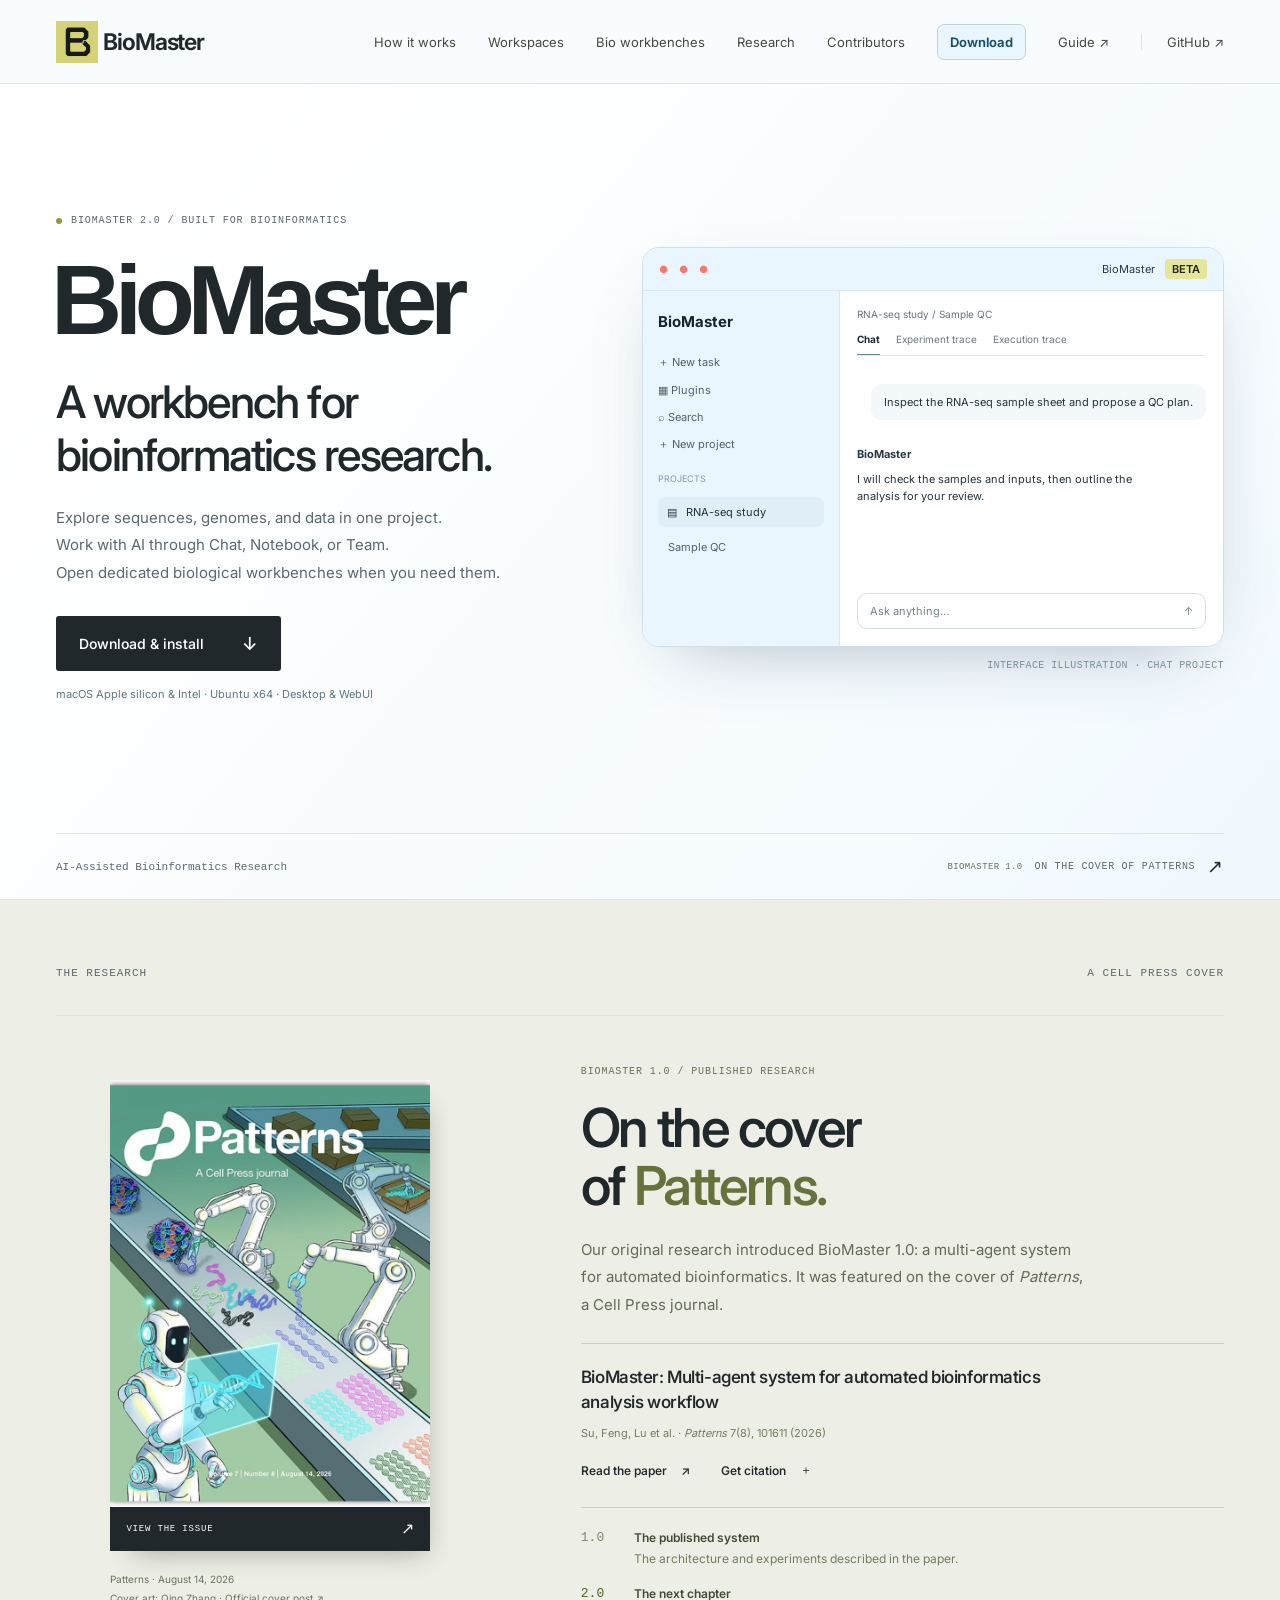
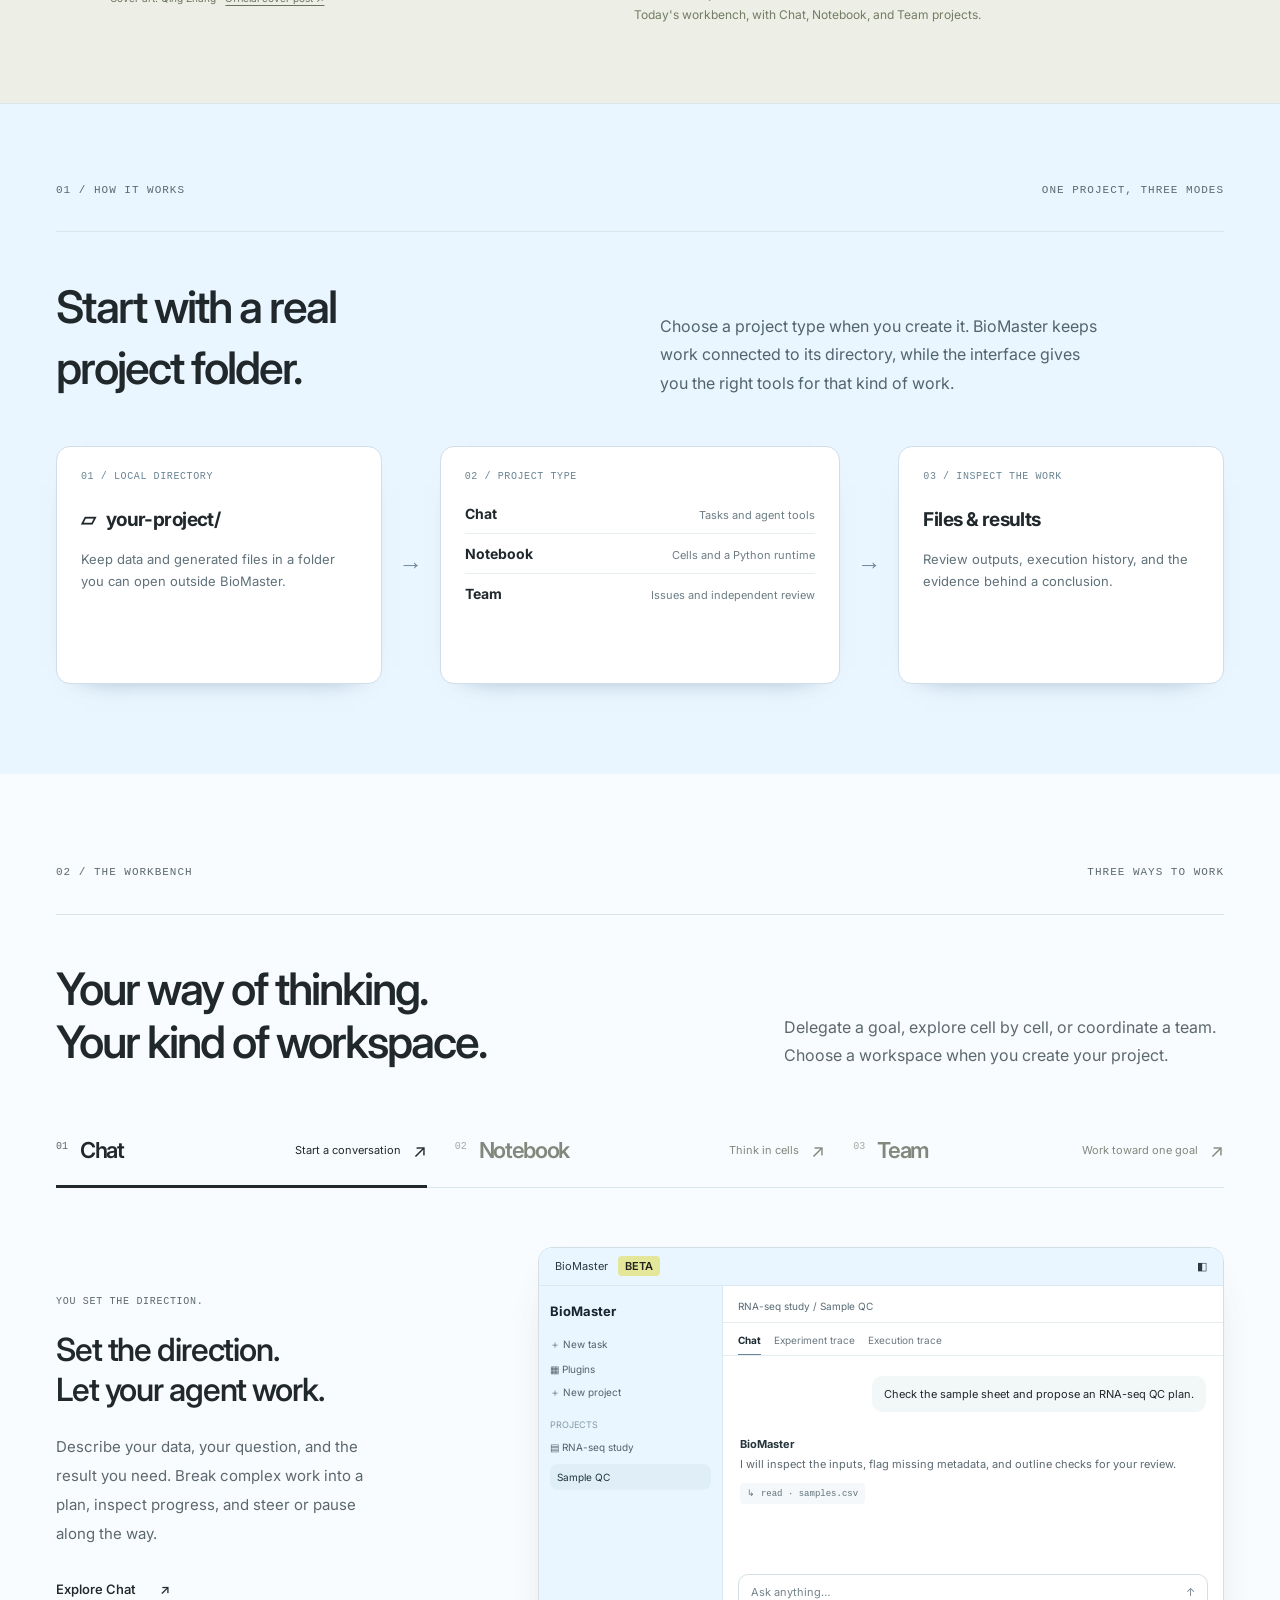
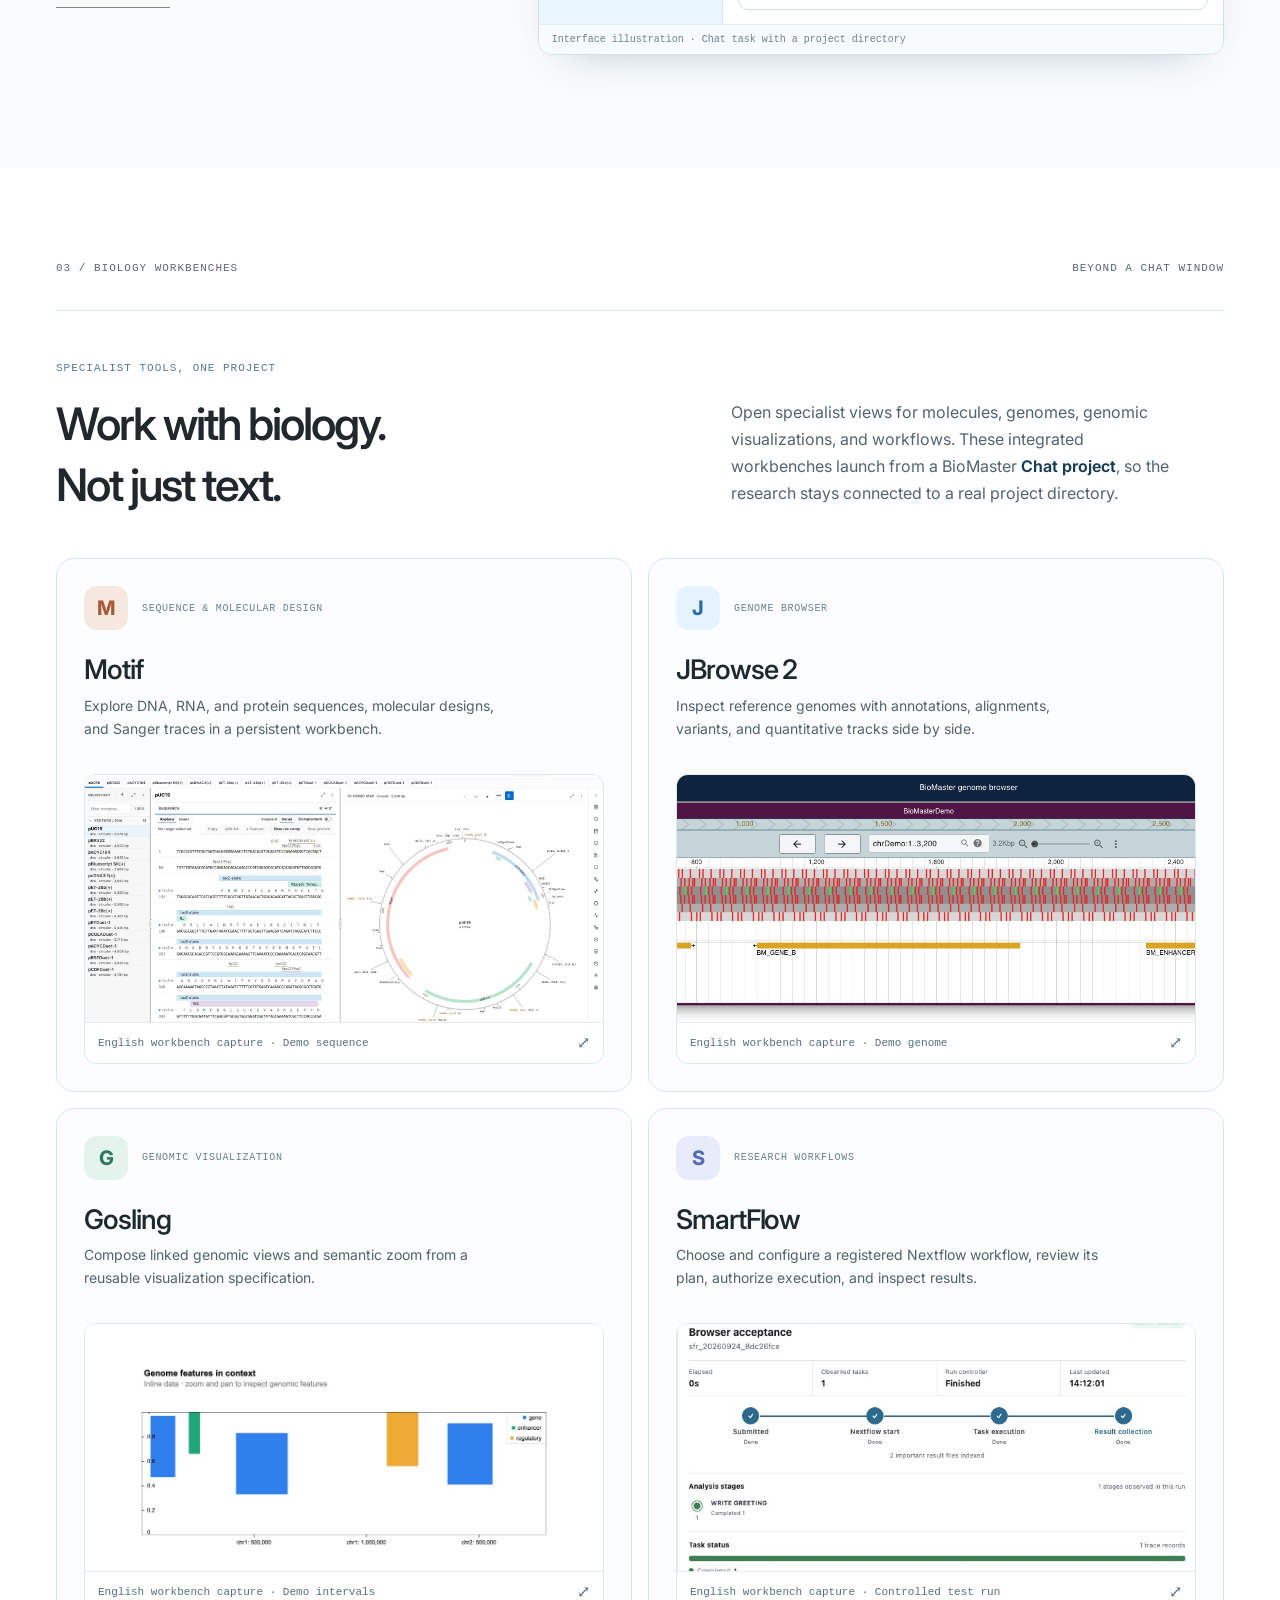
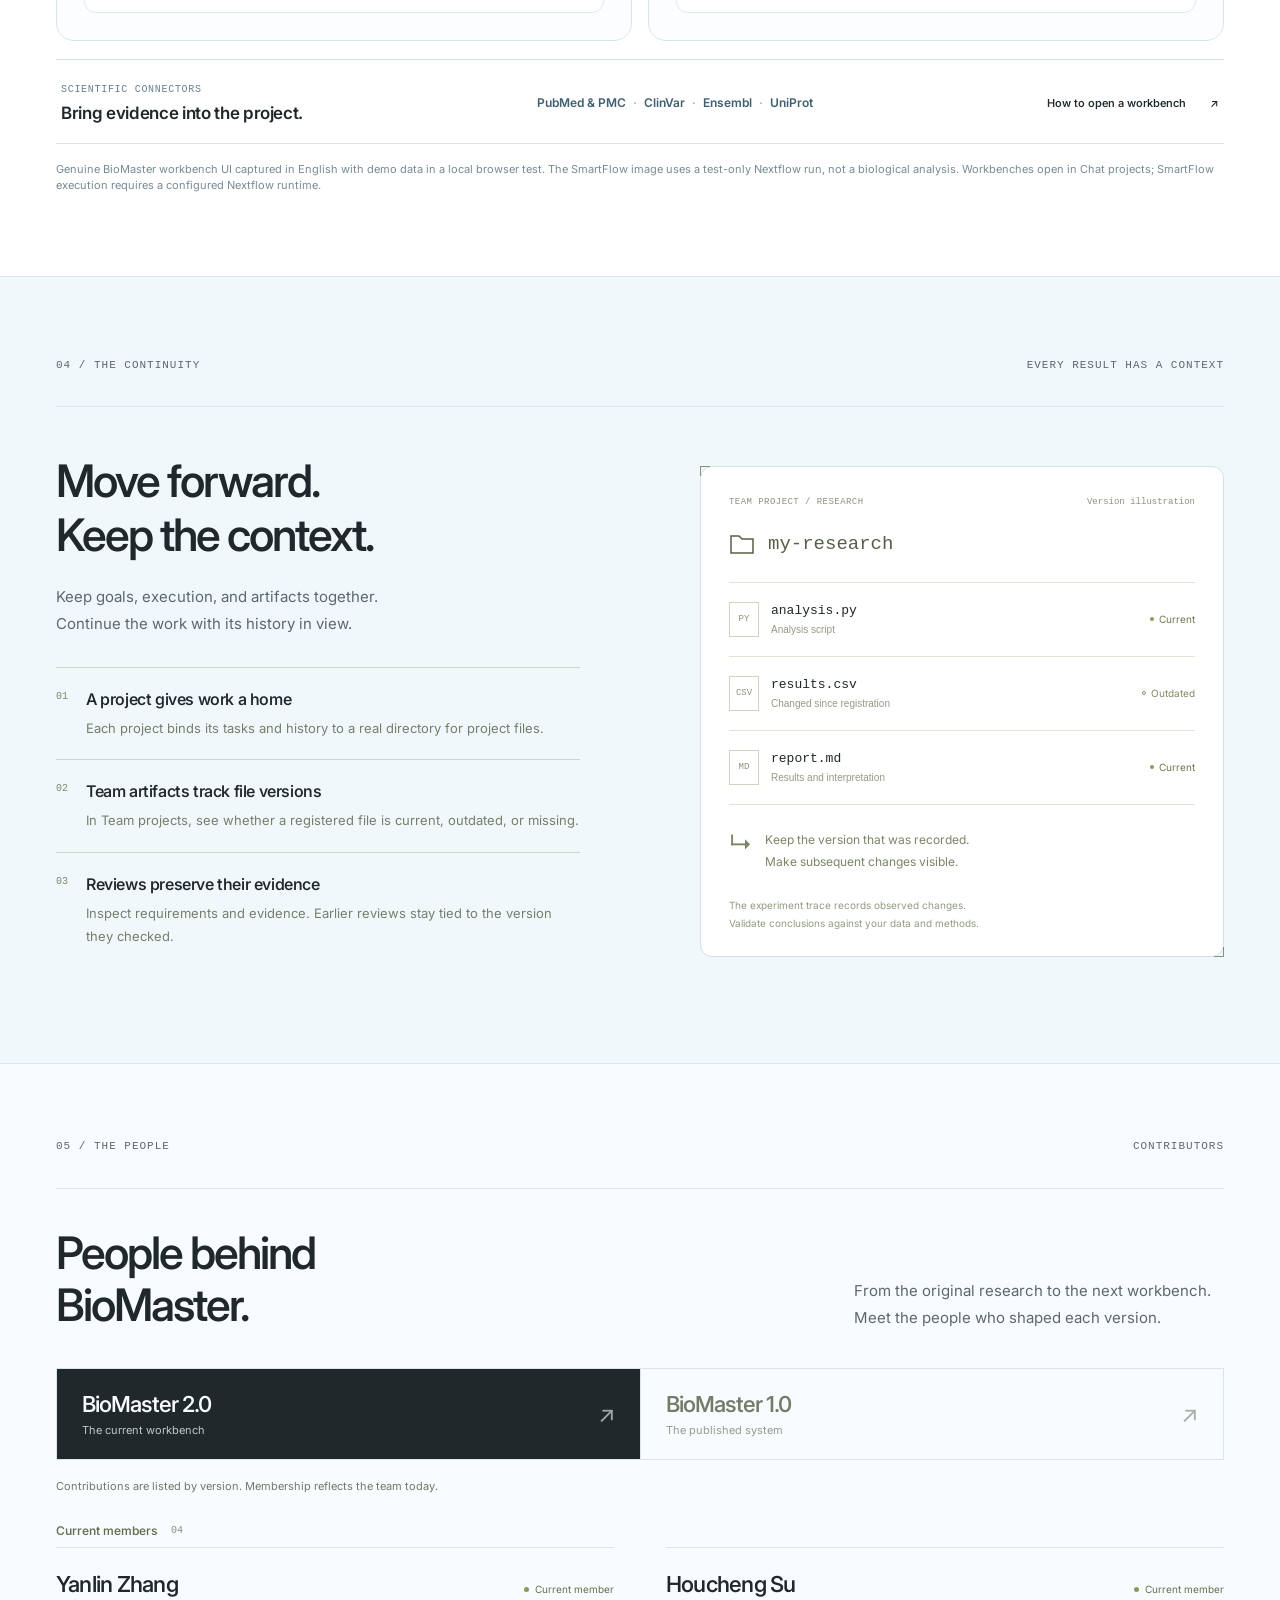
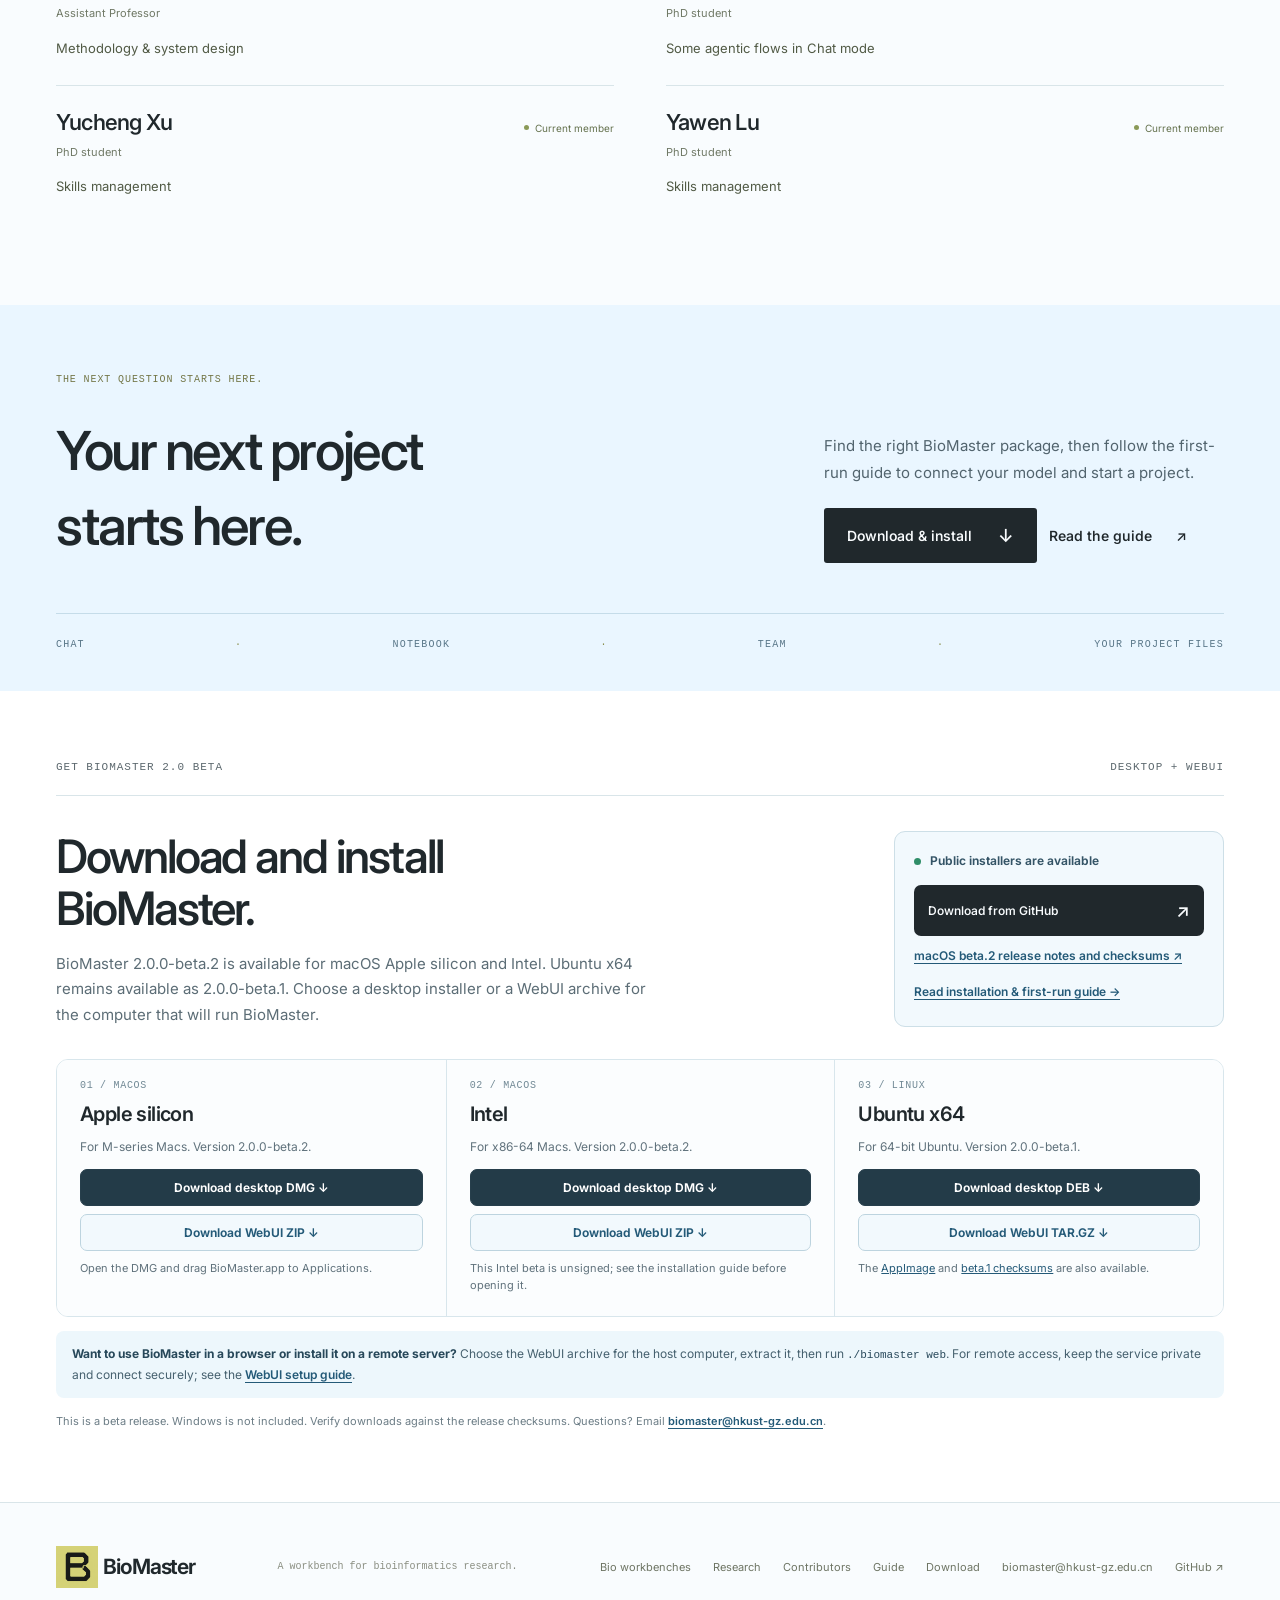
<file: index.html>
<!doctype html>
<html lang="en">
<head>
  <meta charset="utf-8">
  <meta name="viewport" content="width=device-width, initial-scale=1">
  <meta name="theme-color" content="#EAF6FF">
  <meta name="description" content="BioMaster 2.0 is a project-centered bioinformatics workbench with Chat, Notebook, Team, and interactive tools for sequences, genomes, visualization, and workflows.">
  <meta property="og:title" content="BioMaster 2.0 — A bioinformatics research workbench">
  <meta property="og:description" content="Explore sequences, genomes, and research workflows with BioMaster's Chat, Notebook, Team, and biology workbenches. Building on BioMaster 1.0, featured on the cover of Patterns.">
  <meta property="og:type" content="website">
  <title>BioMaster 2.0 — A bioinformatics research workbench</title>
  <link rel="icon" type="image/png" href="./assets/app-icon.png">
  <link rel="apple-touch-icon" href="./assets/app-icon.png">
  <link rel="stylesheet" href="./design-tokens.css">
  <link rel="stylesheet" href="./styles.css">
  <link rel="stylesheet" href="./brand.css">
  <link rel="stylesheet" href="./site-refresh.css?v=20260924-beta1">
  <script src="./site-config.js?v=20261002-beta2" defer></script>
  <script src="./script.js?v=20260924-download-entry" defer></script>
</head>
<body>
  <a class="skip-link" href="#main">Skip to main content</a>
  <header class="site-header">
    <a class="brand" href="./index.html" aria-label="BioMaster home"><img src="./assets/app-icon.png" width="44" height="44" alt=""><span>BioMaster</span></a>
    <button class="menu-toggle" type="button" aria-controls="main-nav" aria-expanded="false"><span>Menu</span><span class="menu-lines" aria-hidden="true"></span></button>
    <nav class="main-nav" id="main-nav" aria-label="Main navigation">
      <a href="#system">How it works</a><a href="#workspace">Workspaces</a><a href="#bio-workbenches">Bio workbenches</a><a href="#research">Research</a><a href="#contributors">Contributors</a><a class="nav-download" href="#download">Download</a><a href="./guide.html">Guide <span aria-hidden="true">↗</span></a>
      <a class="repo-link" data-release-link="repository" hidden target="_blank" rel="noopener noreferrer">GitHub <span aria-hidden="true">↗</span></a>
    </nav>
  </header>
  <main id="main">
    <section class="hero" aria-labelledby="hero-title">
      <div class="hero-inner">
        <div class="hero-copy">
          <p class="eyebrow hero-enter"><span class="status-dot" aria-hidden="true"></span> BIOMASTER 2.0 / BUILT FOR BIOINFORMATICS</p>
          <h1 class="hero-enter" id="hero-title">BioMaster</h1>
          <h2 class="hero-enter">A workbench for<br>
bioinformatics research.</h2>
          <p class="hero-description hero-enter">Explore sequences, genomes, and data in one project.<br class="desktop-break">
Work with AI through Chat, Notebook, or Team.<br class="desktop-break">
Open dedicated biological workbenches when you need them.</p>
          <div class="hero-actions hero-enter"><a class="button button-dark" href="#download">Download &amp; install <span aria-hidden="true">↓</span></a></div>
          <p class="hero-platforms hero-enter">macOS Apple silicon &amp; Intel · Ubuntu x64 · Desktop &amp; WebUI</p>
        </div>
        <div class="hero-art hero-enter" role="img" aria-label="Illustration of the BioMaster application with a light blue project sidebar and a white research workspace">
          <div class="hero-window"><div class="hero-window-top"><span class="window-dots" aria-hidden="true">● ● ●</span><span>BioMaster <b>BETA</b></span></div><div class="hero-window-body"><div class="hero-window-side"><strong>BioMaster</strong><span>＋ New task</span><span>▦ Plugins</span><span>⌕ Search</span><span>＋ New project</span><small>PROJECTS</small><em>▤ &nbsp; RNA-seq study</em><span class="hero-side-sub">Sample QC</span></div><div class="hero-window-work"><small>RNA-seq study / Sample QC</small><div class="hero-window-tabs"><b>Chat</b><span>Experiment trace</span><span>Execution trace</span></div><p>Inspect the RNA-seq sample sheet and propose a QC plan.</p><div class="hero-window-answer"><strong>BioMaster</strong><span>I will check the samples and inputs, then outline the analysis for your review.</span></div><div class="hero-window-input">Ask anything… <span>↑</span></div></div></div></div>
          <span class="hero-art-note">INTERFACE ILLUSTRATION · CHAT PROJECT</span>
        </div>
      </div>
      <div class="hero-foot"><span>AI-Assisted Bioinformatics Research</span><a class="hero-proof" href="#research"><span class="proof-version">BIOMASTER 1.0</span> ON THE COVER OF PATTERNS <span aria-hidden="true">↗</span></a></div>
    </section>

    <section class="research-section" id="research" aria-labelledby="research-title">
      <div class="section-wrap">
        <div class="section-kicker"><span>THE RESEARCH</span><span>A CELL PRESS COVER</span></div>
        <div class="research-layout">
          <figure class="research-cover reveal">
            <a class="cover-link" href="https://www.cell.com/issue/S2666-3899(25)X0009-X#closeFullCover" target="_blank" rel="noopener noreferrer" aria-label="View the BioMaster cover on the official Patterns issue page">
              <img src="assets/patterns-august-2026-biomaster-cover.jpg" width="1440" height="1920" loading="lazy" alt="Official Patterns cover, Volume 7, Issue 8, August 14, 2026: a robot coordinates specialized robotic arms in a biological data analysis workflow.">
              <span class="cover-unavailable" hidden><b>Patterns</b><span>BioMaster 1.0 · Cover article</span><span>View the published cover on Patterns ↗</span></span>
              <span class="cover-view">VIEW THE ISSUE <span aria-hidden="true">↗</span></span>
            </a>
            <figcaption>Patterns · August 14, 2026<br>
Cover art: Qing Zhang · <a href="https://www.linkedin.com/posts/patterns-cellpress_patterns-august-issue-is-live-httpslnkdin-activity-7495447684447805441-F8I9" target="_blank" rel="noopener noreferrer">Official cover post ↗</a></figcaption>
          </figure>
          <div class="research-copy reveal">
            <p class="eyebrow">BIOMASTER 1.0 / PUBLISHED RESEARCH</p>
            <h2 id="research-title">On the cover<br>
of <em>Patterns.</em></h2>
            <p class="research-intro">Our original research introduced BioMaster 1.0: a multi-agent system for automated bioinformatics. It was featured on the cover of <i>Patterns</i>, a Cell Press journal.</p>
            <div class="paper-reference">
              <h3><a href="https://doi.org/10.1016/j.patter.2026.101611" target="_blank" rel="noopener noreferrer">BioMaster: Multi-agent system for automated bioinformatics analysis workflow</a></h3>
              <p>Su, Feng, Lu et al. · <i>Patterns</i> 7(8), 101611 (2026)</p>
              <div class="paper-actions"><a class="text-link" href="https://doi.org/10.1016/j.patter.2026.101611" target="_blank" rel="noopener noreferrer">Read the paper <span aria-hidden="true">↗</span></a><button class="text-link citation-toggle" type="button" aria-expanded="false" aria-controls="citation-panel">Get citation <span aria-hidden="true">＋</span></button></div>
              <div class="citation-panel" id="citation-panel" data-tabset hidden>
                <p class="citation-note">Cite the published BioMaster 1.0 paper. For BioMaster 2.0 work, also report the software version you used.</p>
                <div class="citation-tabs" role="tablist" aria-label="Citation format">
                  <button id="citation-tab-apa" type="button" role="tab" aria-selected="true" aria-controls="citation-format-apa" tabindex="0">APA 7</button>
                  <button id="citation-tab-vancouver" type="button" role="tab" aria-selected="false" aria-controls="citation-format-vancouver" tabindex="-1">Vancouver</button>
                  <button id="citation-tab-bibtex" type="button" role="tab" aria-selected="false" aria-controls="citation-format-bibtex" tabindex="-1">BibTeX</button>
                </div>
                <div class="citation-format" id="citation-format-apa" role="tabpanel" aria-labelledby="citation-tab-apa" tabindex="0">
                  <p class="citation-text" id="citation-text-apa">Su, H., Feng, J., Lu, Y., Xu, Y., Yang, J., Lu, H., Yang, J., Yang, X., Xie, S., Long, W., Wang, C., Hou, Y., Zhu, T., &amp; Zhang, Y. (2026). BioMaster: Multi-agent system for automated bioinformatics analysis workflow. <i>Patterns, 7</i>(8), 101611. https://doi.org/10.1016/j.patter.2026.101611</p>
                  <button class="citation-copy" type="button" data-copy-citation="citation-text-apa">Copy APA</button>
                </div>
                <div class="citation-format" id="citation-format-vancouver" role="tabpanel" aria-labelledby="citation-tab-vancouver" tabindex="0" hidden>
                  <p class="citation-text" id="citation-text-vancouver">Su H, Feng J, Lu Y, Xu Y, Yang J, Lu H, Yang J, Yang X, Xie S, Long W, Wang C, Hou Y, Zhu T, Zhang Y. BioMaster: Multi-agent system for automated bioinformatics analysis workflow. Patterns. 2026;7(8):101611. doi:10.1016/j.patter.2026.101611</p>
                  <button class="citation-copy" type="button" data-copy-citation="citation-text-vancouver">Copy Vancouver</button>
                </div>
                <div class="citation-format" id="citation-format-bibtex" role="tabpanel" aria-labelledby="citation-tab-bibtex" tabindex="0" hidden>
                  <pre class="citation-code" id="citation-text-bibtex">@article{su2026biomaster,
  title = {{BioMaster}: Multi-agent system for automated bioinformatics analysis workflow},
  author = {Su, Houcheng and Feng, Junning and Lu, Yawen and Xu, Yucheng and Yang, Jinming and Lu, Haojie and Yang, Jixin and Yang, Xu and Xie, Sirui and Long, Weicai and Wang, Chengrui and Hou, Yusen and Zhu, Tingyu and Zhang, Yanlin},
  journal = {Patterns},
  volume = {7},
  number = {8},
  pages = {101611},
  year = {2026},
  doi = {10.1016/j.patter.2026.101611},
  url = {https://doi.org/10.1016/j.patter.2026.101611}
}</pre>
                  <button class="citation-copy" type="button" data-copy-citation="citation-text-bibtex">Copy BibTeX</button>
                </div>
              </div>
            </div>
            <div class="version-lineage" aria-label="From BioMaster 1.0 to BioMaster 2.0">
              <div><span class="version-number">1.0</span><p><strong>The published system</strong><span>The architecture and experiments described in the paper.</span></p></div>
              <div><span class="version-number">2.0</span><p><strong>The next chapter</strong><span>Today's workbench, with Chat, Notebook, and Team projects.</span></p></div>
            </div>
          </div>
        </div>
      </div>
    </section>

    <section class="system-section" id="system" aria-labelledby="system-title">
      <div class="section-wrap">
        <div class="section-kicker"><span>01 / HOW IT WORKS</span><span>ONE PROJECT, THREE MODES</span></div>
        <div class="system-heading reveal"><h2 id="system-title">Start with a real<br>project folder.</h2><p>Choose a project type when you create it. BioMaster keeps work connected to its directory, while the interface gives you the right tools for that kind of work.</p></div>
        <div class="system-map reveal" aria-label="A local project folder connects to one BioMaster project type and its files and results">
          <div class="system-card system-folder"><span class="system-index">01 / LOCAL DIRECTORY</span><strong>▱ &nbsp; your-project/</strong><p>Keep data and generated files in a folder you can open outside BioMaster.</p></div>
          <span class="system-arrow" aria-hidden="true">→</span>
          <div class="system-card system-modes"><span class="system-index">02 / PROJECT TYPE</span><div><b>Chat</b><small>Tasks and agent tools</small></div><div><b>Notebook</b><small>Cells and a Python runtime</small></div><div><b>Team</b><small>Issues and independent review</small></div></div>
          <span class="system-arrow" aria-hidden="true">→</span>
          <div class="system-card system-output"><span class="system-index">03 / INSPECT THE WORK</span><strong>Files &amp; results</strong><p>Review outputs, execution history, and the evidence behind a conclusion.</p></div>
        </div>
      </div>
    </section>

    <section class="workspace-section section-wrap" id="workspace" aria-labelledby="workspace-title">
      <div class="section-kicker"><span>02 / THE WORKBENCH</span><span>THREE WAYS TO WORK</span></div>
      <div class="section-heading reveal"><h2 id="workspace-title">Your way of thinking.<br>
Your kind of workspace.</h2><p>Delegate a goal, explore cell by cell, or coordinate a team.<br>
Choose a workspace when you create your project.</p></div>
      <div class="mode-explainer" data-tabset>
        <div class="mode-tabs" role="tablist" aria-label="Project workspaces">
          <button id="mode-chat" role="tab" aria-selected="true" aria-controls="mode-panel-chat" tabindex="0"><span class="mode-index">01</span><strong>Chat</strong><span>Start a conversation</span><span class="mode-arrow" aria-hidden="true">↗</span></button>
          <button id="mode-notebook" role="tab" aria-selected="false" aria-controls="mode-panel-notebook" tabindex="-1"><span class="mode-index">02</span><strong>Notebook</strong><span>Think in cells</span><span class="mode-arrow" aria-hidden="true">↗</span></button>
          <button id="mode-team" role="tab" aria-selected="false" aria-controls="mode-panel-team" tabindex="-1"><span class="mode-index">03</span><strong>Team</strong><span>Work toward one goal</span><span class="mode-arrow" aria-hidden="true">↗</span></button>
        </div>
        <div class="mode-panel" id="mode-panel-chat" role="tabpanel" aria-labelledby="mode-chat" tabindex="0">
          <div class="mode-copy"><p class="eyebrow">YOU SET THE DIRECTION.</p><h3>Set the direction.<br>
Let your agent work.</h3><p>Describe your data, your question, and the result you need. Break complex work into a plan, inspect progress, and steer or pause along the way.</p><a class="text-link" href="./guide.html#chat">Explore Chat <span aria-hidden="true">↗</span></a></div>
          <div class="product-demo interface-demo" aria-label="Illustrative BioMaster Chat project interface">
            <div class="interface-top"><span>BioMaster <b>BETA</b></span><span>◧</span></div>
            <div class="interface-body"><div class="interface-sidebar"><strong>BioMaster</strong><span>＋ New task</span><span>▦ Plugins</span><span>＋ New project</span><small>PROJECTS</small><span>▤ RNA-seq study</span><em>Sample QC</em></div><div class="interface-main"><div class="interface-title">RNA-seq study / Sample QC</div><div class="interface-tabs"><b>Chat</b><span>Experiment trace</span><span>Execution trace</span></div><div class="interface-content"><p class="interface-user">Check the sample sheet and propose an RNA-seq QC plan.</p><div class="interface-agent"><strong>BioMaster</strong><p>I will inspect the inputs, flag missing metadata, and outline checks for your review.</p><code>↳ read · samples.csv</code></div></div><div class="interface-compose">Ask anything… <span>↑</span></div></div></div>
            <p class="interface-note">Interface illustration · Chat task with a project directory</p>
          </div>
        </div>
        <div class="mode-panel" id="mode-panel-notebook" role="tabpanel" aria-labelledby="mode-notebook" tabindex="0" hidden>
          <div class="mode-copy"><p class="eyebrow">THINK WITH YOUR RESULTS.</p><h3>Ideas. Code. Results.<br>
One living document.</h3><p>Write in Markdown, compute with Python and Bash, and collaborate through Prompt cells. Inspect each result before deciding what to change next.</p><a class="text-link" href="./guide.html#notebook">Explore Notebook <span aria-hidden="true">↗</span></a></div>
          <div class="product-demo interface-demo" aria-label="Illustrative BioMaster Notebook project interface">
            <div class="interface-top"><span>BioMaster <b>BETA</b></span><span>◧</span></div>
            <div class="interface-body"><div class="interface-sidebar"><strong>BioMaster</strong><span>＋ New task</span><span>▦ Plugins</span><span>＋ New project</span><small>PROJECTS</small><span>▤ Research notes</span><em>Notebook A</em></div><div class="interface-main"><div class="interface-title">Research notes / Notebook A</div><div class="interface-tabs"><b>Notebook</b><span>Experiment trace</span><span>Files</span></div><div class="interface-cells"><div class="interface-cell"><small>MARKDOWN</small><strong>Sample quality review</strong><p>Record methods and observations beside the analysis.</p></div><div class="interface-cell"><small>PYTHON</small><code>samples = read_table("samples.csv")<br>samples.describe()</code></div><div class="interface-cell prompt-preview"><small>PROMPT</small><p>Which samples need another check?</p></div></div></div></div>
            <p class="interface-note">Interface illustration · Notebook cells and a Files tab</p>
          </div>
        </div>
        <div class="mode-panel" id="mode-panel-team" role="tabpanel" aria-labelledby="mode-team" tabindex="0" hidden>
          <div class="mode-copy"><p class="eyebrow">ONE GOAL. SHARED PROGRESS.</p><h3>One project goal.<br>
A team of agents.</h3><p>Organize work into issues, coordinate through discussion, and review deliverables independently. Follow the whole project or inspect any individual task.</p><a class="text-link" href="./guide.html#team">Explore Team <span aria-hidden="true">↗</span></a></div>
          <div class="product-demo interface-demo" aria-label="Illustrative BioMaster Team project interface">
            <div class="interface-top"><span>BioMaster <b>BETA</b></span><span>◧</span></div>
            <div class="interface-body"><div class="interface-sidebar"><strong>BioMaster</strong><span>＋ New task</span><span>▦ Plugins</span><span>＋ New project</span><small>PROJECTS</small><span>♧ Research project</span><em>Team workspace</em></div><div class="interface-main"><div class="interface-title">Research project / Team</div><div class="interface-tabs"><b>Overview</b><span>Issues</span><span>Outputs &amp; files</span><span>Team</span></div><div class="interface-team"><small>PROJECT GOAL</small><strong>Deliver an analysis with independently checked results.</strong><div class="interface-issues"><div><small>PLANNED</small><b>Prepare report</b><span>BM-03</span></div><div><small>IN PROGRESS</small><b>Analyze samples</b><span>BM-02</span></div><div><small>IN REVIEW</small><b>Check data quality</b><span>BM-01</span></div></div></div></div></div>
            <p class="interface-note">Interface illustration · Team goal, issues, and review</p>
          </div>
        </div>
      </div>
    </section>

    <section class="bio-workbenches-section" id="bio-workbenches" aria-labelledby="bio-workbenches-title">
      <div class="section-wrap">
        <div class="section-kicker"><span>03 / BIOLOGY WORKBENCHES</span><span>BEYOND A CHAT WINDOW</span></div>
        <div class="bio-workbenches-heading reveal"><div><p class="eyebrow">SPECIALIST TOOLS, ONE PROJECT</p><h2 id="bio-workbenches-title">Work with biology.<br>Not just text.</h2></div><p>Open specialist views for molecules, genomes, genomic visualizations, and workflows. These integrated workbenches launch from a BioMaster <strong>Chat project</strong>, so the research stays connected to a real project directory.</p></div>
        <div class="bio-workbench-grid">
          <article class="bio-workbench-card reveal" aria-labelledby="wb-motif-title">
            <div class="bio-workbench-top"><span class="bio-workbench-mark motif-mark" aria-hidden="true">M</span><span class="bio-workbench-type">SEQUENCE &amp; MOLECULAR DESIGN</span></div>
            <h3 id="wb-motif-title">Motif</h3><p>Explore DNA, RNA, and protein sequences, molecular designs, and Sanger traces in a persistent workbench.</p>
            <figure class="bio-workbench-shot"><a href="./assets/workbenches/motif.jpg?v=20260924-en" data-workbench-preview aria-label="Enlarge the Motif workbench screenshot"><img src="./assets/workbenches/motif.jpg?v=20260924-en" alt="Motif workbench displaying a demo DNA sequence and restriction sites" loading="lazy" width="1680" height="930"></a><figcaption>English workbench capture · Demo sequence <span aria-hidden="true">⤢</span></figcaption></figure>
          </article>
          <article class="bio-workbench-card reveal" aria-labelledby="wb-jbrowse-title">
            <div class="bio-workbench-top"><span class="bio-workbench-mark jbrowse-mark" aria-hidden="true">J</span><span class="bio-workbench-type">GENOME BROWSER</span></div>
            <h3 id="wb-jbrowse-title">JBrowse 2</h3><p>Inspect reference genomes with annotations, alignments, variants, and quantitative tracks side by side.</p>
            <figure class="bio-workbench-shot"><a href="./assets/workbenches/jbrowse.jpg?v=20260924-en" data-workbench-preview aria-label="Enlarge the JBrowse 2 workbench screenshot"><img src="./assets/workbenches/jbrowse.jpg?v=20260924-en" alt="JBrowse 2 genome browser with a demo chromosome, gene annotations, and navigation controls" loading="lazy" width="1680" height="430"></a><figcaption>English workbench capture · Demo genome <span aria-hidden="true">⤢</span></figcaption></figure>
          </article>
          <article class="bio-workbench-card reveal" aria-labelledby="wb-gosling-title">
            <div class="bio-workbench-top"><span class="bio-workbench-mark gosling-mark" aria-hidden="true">G</span><span class="bio-workbench-type">GENOMIC VISUALIZATION</span></div>
            <h3 id="wb-gosling-title">Gosling</h3><p>Compose linked genomic views and semantic zoom from a reusable visualization specification.</p>
            <figure class="bio-workbench-shot"><a href="./assets/workbenches/gosling.jpg?v=20260924-en" data-workbench-preview aria-label="Enlarge the Gosling workbench screenshot"><img src="./assets/workbenches/gosling.jpg?v=20260924-en" alt="Gosling workbench showing a genomic features chart with gene, enhancer, and regulatory intervals" loading="lazy" width="1100" height="590"></a><figcaption>English workbench capture · Demo intervals <span aria-hidden="true">⤢</span></figcaption></figure>
          </article>
          <article class="bio-workbench-card reveal" aria-labelledby="wb-smartflow-title">
            <div class="bio-workbench-top"><span class="bio-workbench-mark smartflow-mark" aria-hidden="true">S</span><span class="bio-workbench-type">RESEARCH WORKFLOWS</span></div>
            <h3 id="wb-smartflow-title">SmartFlow</h3><p>Choose and configure a registered Nextflow workflow, review its plan, authorize execution, and inspect results.</p>
            <figure class="bio-workbench-shot"><a href="./assets/workbenches/smartflow.jpg?v=20260924-en" data-workbench-preview aria-label="Enlarge the SmartFlow workbench screenshot"><img src="./assets/workbenches/smartflow.jpg?v=20260924-en" alt="SmartFlow workbench showing a completed controlled Nextflow test run, progress stages, and output files" loading="lazy" width="750" height="780"></a><figcaption>English workbench capture · Controlled test run <span aria-hidden="true">⤢</span></figcaption></figure>
          </article>
        </div>
        <div class="bio-evidence-strip"><div><span class="bio-strip-label">SCIENTIFIC CONNECTORS</span><strong>Bring evidence into the project.</strong></div><p>PubMed &amp; PMC <span>·</span> ClinVar <span>·</span> Ensembl <span>·</span> UniProt</p><a class="text-link" href="./guide.html#bio-workbenches">How to open a workbench <span aria-hidden="true">↗</span></a></div>
        <p class="bio-workbenches-note">Genuine BioMaster workbench UI captured in English with demo data in a local browser test. The SmartFlow image uses a test-only Nextflow run, not a biological analysis. Workbenches open in Chat projects; SmartFlow execution requires a configured Nextflow runtime.</p>
      </div>
    </section>

    <dialog class="workbench-lightbox" id="workbench-lightbox" aria-labelledby="workbench-lightbox-title" aria-describedby="workbench-lightbox-description">
      <div class="workbench-lightbox-panel">
        <header class="workbench-lightbox-header"><div><span class="eyebrow">WORKBENCH PREVIEW</span><h2 id="workbench-lightbox-title"></h2></div><button type="button" class="workbench-lightbox-close" aria-label="Close image preview and return to page">Back to page <span aria-hidden="true">×</span></button></header>
        <div class="workbench-lightbox-media"><img alt=""></div>
        <p class="workbench-lightbox-description" id="workbench-lightbox-description">English demo capture · Press Esc or select “Back to page” to return.</p>
      </div>
    </dialog>

    <section class="continuity-section" id="continuity" aria-labelledby="continuity-title">
      <div class="section-wrap"><div class="section-kicker"><span>04 / THE CONTINUITY</span><span>EVERY RESULT HAS A CONTEXT</span></div><div class="continuity-layout"><div class="continuity-copy reveal"><h2 id="continuity-title">Move forward.<br>
Keep the context.</h2><p class="section-intro">Keep goals, execution, and artifacts together.<br>
Continue the work with its history in view.</p><div class="principle"><span>01</span><div><h3>A project gives work a home</h3><p>Each project binds its tasks and history to a real directory for project files.</p></div></div><div class="principle"><span>02</span><div><h3>Team artifacts track file versions</h3><p>In Team projects, see whether a registered file is current, outdated, or missing.</p></div></div><div class="principle"><span>03</span><div><h3>Reviews preserve their evidence</h3><p>Inspect requirements and evidence. Earlier reviews stay tied to the version they checked.</p></div></div></div><div class="trace-visual reveal"><div class="trace-top"><span>TEAM PROJECT / RESEARCH</span><span class="trace-caption">Version illustration</span></div><div class="trace-folder"><svg width="26" height="22" viewBox="0 0 26 22" fill="none" aria-hidden="true"><path d="M2 6V3h8l3 3h11v14H2V6Z" stroke="currentColor" stroke-width="1.5"/></svg><span>my-research</span></div><div class="file-row"><div><span class="file-extension">PY</span><span>analysis.py<small>Analysis script</small></span></div><span class="file-status current"><i></i>Current</span></div><div class="file-row"><div><span class="file-extension">CSV</span><span>results.csv<small>Changed since registration</small></span></div><span class="file-status outdated"><i></i>Outdated</span></div><div class="file-row"><div><span class="file-extension">MD</span><span>report.md<small>Results and interpretation</small></span></div><span class="file-status current"><i></i>Current</span></div><div class="trace-link"><span aria-hidden="true">↳</span><p>Keep the version that was recorded.<br>
Make subsequent changes visible.</p></div><p class="trace-note">The experiment trace records observed changes.<br>
Validate conclusions against your data and methods.</p></div></div></div>
    </section>

    <section class="contributors-section section-wrap" id="contributors" aria-labelledby="contributors-title">
      <div class="section-kicker"><span>05 / THE PEOPLE</span><span>CONTRIBUTORS</span></div>
      <div class="section-heading"><h2 id="contributors-title">People behind<br>BioMaster.</h2><p>From the original research to the next workbench. Meet the people who shaped each version.</p></div>
      <div class="contributors-explainer" data-tabset>
        <div class="contributor-tabs" role="tablist" aria-label="BioMaster contributor versions">
          <button type="button" id="contributors-tab-2" role="tab" aria-selected="true" aria-controls="contributors-panel-2" tabindex="0"><strong>BioMaster 2.0</strong><span>The current workbench</span><span class="contributor-tab-arrow" aria-hidden="true">↗</span></button>
          <button type="button" id="contributors-tab-1" role="tab" aria-selected="false" aria-controls="contributors-panel-1" tabindex="-1"><strong>BioMaster 1.0</strong><span>The published system</span><span class="contributor-tab-arrow" aria-hidden="true">↗</span></button>
        </div>
        <p class="membership-note">Contributions are listed by version. Membership reflects the team today.</p>
        <div class="contributors-panel" id="contributors-panel-2" role="tabpanel" aria-labelledby="contributors-tab-2" tabindex="0">
          <section class="member-group" aria-labelledby="members-2-current">
            <h3 class="member-group-title" id="members-2-current">Current members<span>04</span></h3>
            <ul class="contributor-list">
              <li class="contributor" data-person="yanlin">
                <div class="contributor-heading"><h4>Yanlin Zhang</h4><span class="member-status current"><i aria-hidden="true"></i>Current member</span></div>
                <p class="contributor-title">Assistant Professor</p>
                <ul class="contribution-list" aria-label="Contributions by Yanlin Zhang"><li>Methodology &amp; system design</li></ul>
              </li>
              <li class="contributor" data-person="houcheng">
                <div class="contributor-heading"><h4>Houcheng Su</h4><span class="member-status current"><i aria-hidden="true"></i>Current member</span></div>
                <p class="contributor-title">PhD student</p>
                <ul class="contribution-list" aria-label="Contributions by Houcheng Su"><li>Some agentic flows in Chat mode</li></ul>
              </li>
              <li class="contributor" data-person="yucheng">
                <div class="contributor-heading"><h4>Yucheng Xu</h4><span class="member-status current"><i aria-hidden="true"></i>Current member</span></div>
                <p class="contributor-title">PhD student</p>
                <ul class="contribution-list" aria-label="Contributions by Yucheng Xu"><li>Skills management</li></ul>
              </li>
              <li class="contributor" data-person="yawen">
                <div class="contributor-heading"><h4>Yawen Lu</h4><span class="member-status current"><i aria-hidden="true"></i>Current member</span></div>
                <p class="contributor-title">PhD student</p>
                <ul class="contribution-list" aria-label="Contributions by Yawen Lu"><li>Skills management</li></ul>
              </li>
            </ul>
          </section>
        </div>
        <div class="contributors-panel" id="contributors-panel-1" role="tabpanel" aria-labelledby="contributors-tab-1" tabindex="0" hidden>
          <section class="member-group" aria-labelledby="members-1-current">
            <h3 class="member-group-title" id="members-1-current">Current members<span>06</span></h3>
            <ul class="contributor-list">
              <li class="contributor" data-person="yanlin">
                <div class="contributor-heading"><h4>Yanlin Zhang</h4><span class="member-status current"><i aria-hidden="true"></i>Current member</span></div>
                <p class="contributor-title">Assistant Professor</p>
                <ul class="contribution-list" aria-label="Contributions by Yanlin Zhang"><li>Methodology &amp; system design</li><li>Experimental design</li></ul>
              </li>
              <li class="contributor" data-person="houcheng">
                <div class="contributor-heading"><h4>Houcheng Su</h4><span class="member-status current"><i aria-hidden="true"></i>Current member</span></div>
                <p class="contributor-title">PhD student</p>
                <ul class="contribution-list" aria-label="Contributions by Houcheng Su"><li>Methodology &amp; system design</li><li>Experimental design</li><li>Experiment implementation</li></ul>
              </li>
              <li class="contributor" data-person="junning">
                <div class="contributor-heading"><h4>Junning Feng</h4><span class="member-status current"><i aria-hidden="true"></i>Current member</span></div>
                <p class="contributor-title">PhD student</p>
                <ul class="contribution-list" aria-label="Contributions by Junning Feng"><li>Experimental design</li><li>Experiment implementation</li></ul>
              </li>
              <li class="contributor" data-person="yucheng">
                <div class="contributor-heading"><h4>Yucheng Xu</h4><span class="member-status current"><i aria-hidden="true"></i>Current member</span></div>
                <p class="contributor-title">PhD student</p>
                <ul class="contribution-list" aria-label="Contributions by Yucheng Xu"><li>Experiment implementation</li></ul>
              </li>
              <li class="contributor" data-person="yawen">
                <div class="contributor-heading"><h4>Yawen Lu</h4><span class="member-status current"><i aria-hidden="true"></i>Current member</span></div>
                <p class="contributor-title">PhD student</p>
                <ul class="contribution-list" aria-label="Contributions by Yawen Lu"><li>Experiment implementation</li></ul>
              </li>
              <li class="contributor" data-person="yusen">
                <div class="contributor-heading"><h4>Yusen Hou</h4><span class="member-status current"><i aria-hidden="true"></i>Current member</span></div>
                <p class="contributor-title">PhD student</p>
                <ul class="contribution-list" aria-label="Contributions by Yusen Hou"><li>Experiment implementation</li></ul>
              </li>
            </ul>
          </section>
          <section class="member-group former-contributors" aria-labelledby="members-1-former">
            <h3 class="member-group-title" id="members-1-former">Former members<span>08</span></h3>
            <ul class="contributor-list">
              <li class="contributor" data-person="jinming">
                <div class="contributor-heading"><h4>Jinming Yang</h4><span class="member-status former"><i aria-hidden="true"></i>Former member</span></div>
                
                <ul class="contribution-list" aria-label="Contributions by Jinming Yang"><li>Experiment implementation</li></ul>
              </li>
              <li class="contributor" data-person="haojie">
                <div class="contributor-heading"><h4>Haojie Lu</h4><span class="member-status former"><i aria-hidden="true"></i>Former member</span></div>
                
                <ul class="contribution-list" aria-label="Contributions by Haojie Lu"><li>Experiment implementation</li></ul>
              </li>
              <li class="contributor" data-person="jixin">
                <div class="contributor-heading"><h4>Jixin Yang</h4><span class="member-status former"><i aria-hidden="true"></i>Former member</span></div>
                
                <ul class="contribution-list" aria-label="Contributions by Jixin Yang"><li>Experiment implementation</li></ul>
              </li>
              <li class="contributor" data-person="xu">
                <div class="contributor-heading"><h4>Xu Yang</h4><span class="member-status former"><i aria-hidden="true"></i>Former member</span></div>
                
                <ul class="contribution-list" aria-label="Contributions by Xu Yang"><li>Experiment implementation</li></ul>
              </li>
              <li class="contributor" data-person="sirui">
                <div class="contributor-heading"><h4>Sirui Xie</h4><span class="member-status former"><i aria-hidden="true"></i>Former member</span></div>
                
                <ul class="contribution-list" aria-label="Contributions by Sirui Xie"><li>Experiment implementation</li></ul>
              </li>
              <li class="contributor" data-person="weicai">
                <div class="contributor-heading"><h4>Weicai Long</h4><span class="member-status former"><i aria-hidden="true"></i>Former member</span></div>
                
                <ul class="contribution-list" aria-label="Contributions by Weicai Long"><li>Experiment implementation</li></ul>
              </li>
              <li class="contributor" data-person="chengrui">
                <div class="contributor-heading"><h4>Chengrui Wang</h4><span class="member-status former"><i aria-hidden="true"></i>Former member</span></div>
                
                <ul class="contribution-list" aria-label="Contributions by Chengrui Wang"><li>Experiment implementation</li></ul>
              </li>
              <li class="contributor" data-person="tingyu">
                <div class="contributor-heading"><h4>Tingyu Zhu</h4><span class="member-status former"><i aria-hidden="true"></i>Former member</span></div>
                
                <ul class="contribution-list" aria-label="Contributions by Tingyu Zhu"><li>Experiment implementation</li></ul>
              </li>
            </ul>
          </section>
          <p class="contributor-paper-note">These contributors are the authors of the <a class="inline-link" href="https://doi.org/10.1016/j.patter.2026.101611" target="_blank" rel="noopener noreferrer">BioMaster 1.0 paper in Patterns</a>. Names are grouped by present-day membership.</p>
        </div>
      </div>
    </section>

    <section class="closing" aria-labelledby="closing-title"><div class="section-wrap"><p class="eyebrow">THE NEXT QUESTION STARTS HERE.</p><div class="closing-layout"><h2 id="closing-title">Your next project<br>
starts here.</h2><div class="release-copy"><p>Find the right BioMaster package, then follow the first-run guide to connect your model and start a project.</p><div class="release-actions"><a class="button button-dark" href="#download">Download &amp; install <span aria-hidden="true">↓</span></a><a class="text-link" href="./guide.html">Read the guide <span aria-hidden="true">↗</span></a></div></div></div><div class="closing-rule"><span>CHAT</span><span aria-hidden="true">·</span><span>NOTEBOOK</span><span aria-hidden="true">·</span><span>TEAM</span><span aria-hidden="true">·</span><span>YOUR PROJECT FILES</span></div></div></section>

    <section class="download-section" id="download" aria-labelledby="download-title">
      <div class="section-wrap">
        <div class="section-kicker"><span>GET BIOMASTER 2.0 BETA</span><span>DESKTOP + WEBUI</span></div>
        <div class="download-heading">
          <div>
            <h2 id="download-title">Download and install<br>BioMaster.</h2>
            <p>BioMaster 2.0.0-beta.2 is available for macOS Apple silicon and Intel. Ubuntu x64 remains available as 2.0.0-beta.1. Choose a desktop installer or a WebUI archive for the computer that will run BioMaster.</p>
          </div>
          <div class="download-callout">
            <p class="download-availability" data-release-pending><span class="status-dot" aria-hidden="true"></span>Public installers are not available yet</p>
            <p class="download-availability" data-release-available hidden><span class="status-dot" aria-hidden="true"></span>Public installers are available</p>
            <a class="button button-dark" data-release-link="releases" hidden target="_blank" rel="noopener noreferrer">Download from GitHub <span aria-hidden="true">↗</span></a>
            <a class="download-release-link" href="https://github.com/biomasterai/biomaster/releases/tag/v2.0.0-beta.2" target="_blank" rel="noopener noreferrer">macOS beta.2 release notes and checksums <span aria-hidden="true">↗</span></a>
            <a class="download-guide-link" href="./guide.html#install">Read installation &amp; first-run guide <span aria-hidden="true">→</span></a>
          </div>
        </div>
        <div class="download-platforms" aria-label="BioMaster macOS 2.0.0-beta.2 and Ubuntu 2.0.0-beta.1 packages">
          <div><span>01 / MACOS</span><strong>Apple silicon</strong><p>For M-series Macs. Version 2.0.0-beta.2.</p><a class="download-package-link" href="https://github.com/biomasterai/biomaster/releases/download/v2.0.0-beta.2/biomaster-2.0.0-beta.2-mac-arm64.dmg">Download desktop DMG ↓</a><a class="download-package-link download-package-secondary" href="https://github.com/biomasterai/biomaster/releases/download/v2.0.0-beta.2/biomaster-web-2.0.0-beta.2-macos-arm64.zip">Download WebUI ZIP ↓</a><small>Open the DMG and drag BioMaster.app to Applications.</small></div>
          <div><span>02 / MACOS</span><strong>Intel</strong><p>For x86-64 Macs. Version 2.0.0-beta.2.</p><a class="download-package-link" href="https://github.com/biomasterai/biomaster/releases/download/v2.0.0-beta.2/biomaster-2.0.0-beta.2-mac-x64.dmg">Download desktop DMG ↓</a><a class="download-package-link download-package-secondary" href="https://github.com/biomasterai/biomaster/releases/download/v2.0.0-beta.2/biomaster-web-2.0.0-beta.2-macos-x64.zip">Download WebUI ZIP ↓</a><small>This Intel beta is unsigned; see the installation guide before opening it.</small></div>
          <div><span>03 / LINUX</span><strong>Ubuntu x64</strong><p>For 64-bit Ubuntu. Version 2.0.0-beta.1.</p><a class="download-package-link" href="https://github.com/biomasterai/biomaster/releases/download/v2.0.0-beta.1/biomaster-2.0.0-beta.1-linux-amd64.deb">Download desktop DEB ↓</a><a class="download-package-link download-package-secondary" href="https://github.com/biomasterai/biomaster/releases/download/v2.0.0-beta.1/biomaster-web-2.0.0-beta.1-linux-x64.tar.gz">Download WebUI TAR.GZ ↓</a><small>The <a href="https://github.com/biomasterai/biomaster/releases/download/v2.0.0-beta.1/biomaster-2.0.0-beta.1-linux-x86_64.AppImage">AppImage</a> and <a href="https://github.com/biomasterai/biomaster/releases/tag/v2.0.0-beta.1">beta.1 checksums</a> are also available.</small></div>
        </div>
        <p class="download-webui"><strong>Want to use BioMaster in a browser or install it on a remote server?</strong> Choose the WebUI archive for the host computer, extract it, then run <code>./biomaster web</code>. For remote access, keep the service private and connect securely; see the <a href="./guide.html#launch">WebUI setup guide</a>.</p>
        <p class="download-note">This is a beta release. Windows is not included. Verify downloads against the release checksums. Questions? Email <a href="mailto:biomaster@hkust-gz.edu.cn">biomaster@hkust-gz.edu.cn</a>.</p>
      </div>
    </section>
  </main>
  <footer class="site-footer section-wrap"><a class="brand" href="./index.html"><img src="./assets/app-icon.png" alt="" width="44" height="44" loading="lazy"><span>BioMaster</span></a><p>A workbench for bioinformatics research.</p><div><a href="#bio-workbenches">Bio workbenches</a><a href="#research">Research</a><a href="#contributors">Contributors</a><a href="./guide.html">Guide</a><a href="#download">Download</a><a href="mailto:biomaster@hkust-gz.edu.cn">biomaster@hkust-gz.edu.cn</a><a data-release-link="repository" hidden target="_blank" rel="noopener noreferrer">GitHub ↗</a></div></footer>
  <noscript><p class="noscript-note">JavaScript is disabled. You can still read this page and the guide. Enable JavaScript to switch between the interactive examples.</p></noscript>
</body>
</html>
</file>
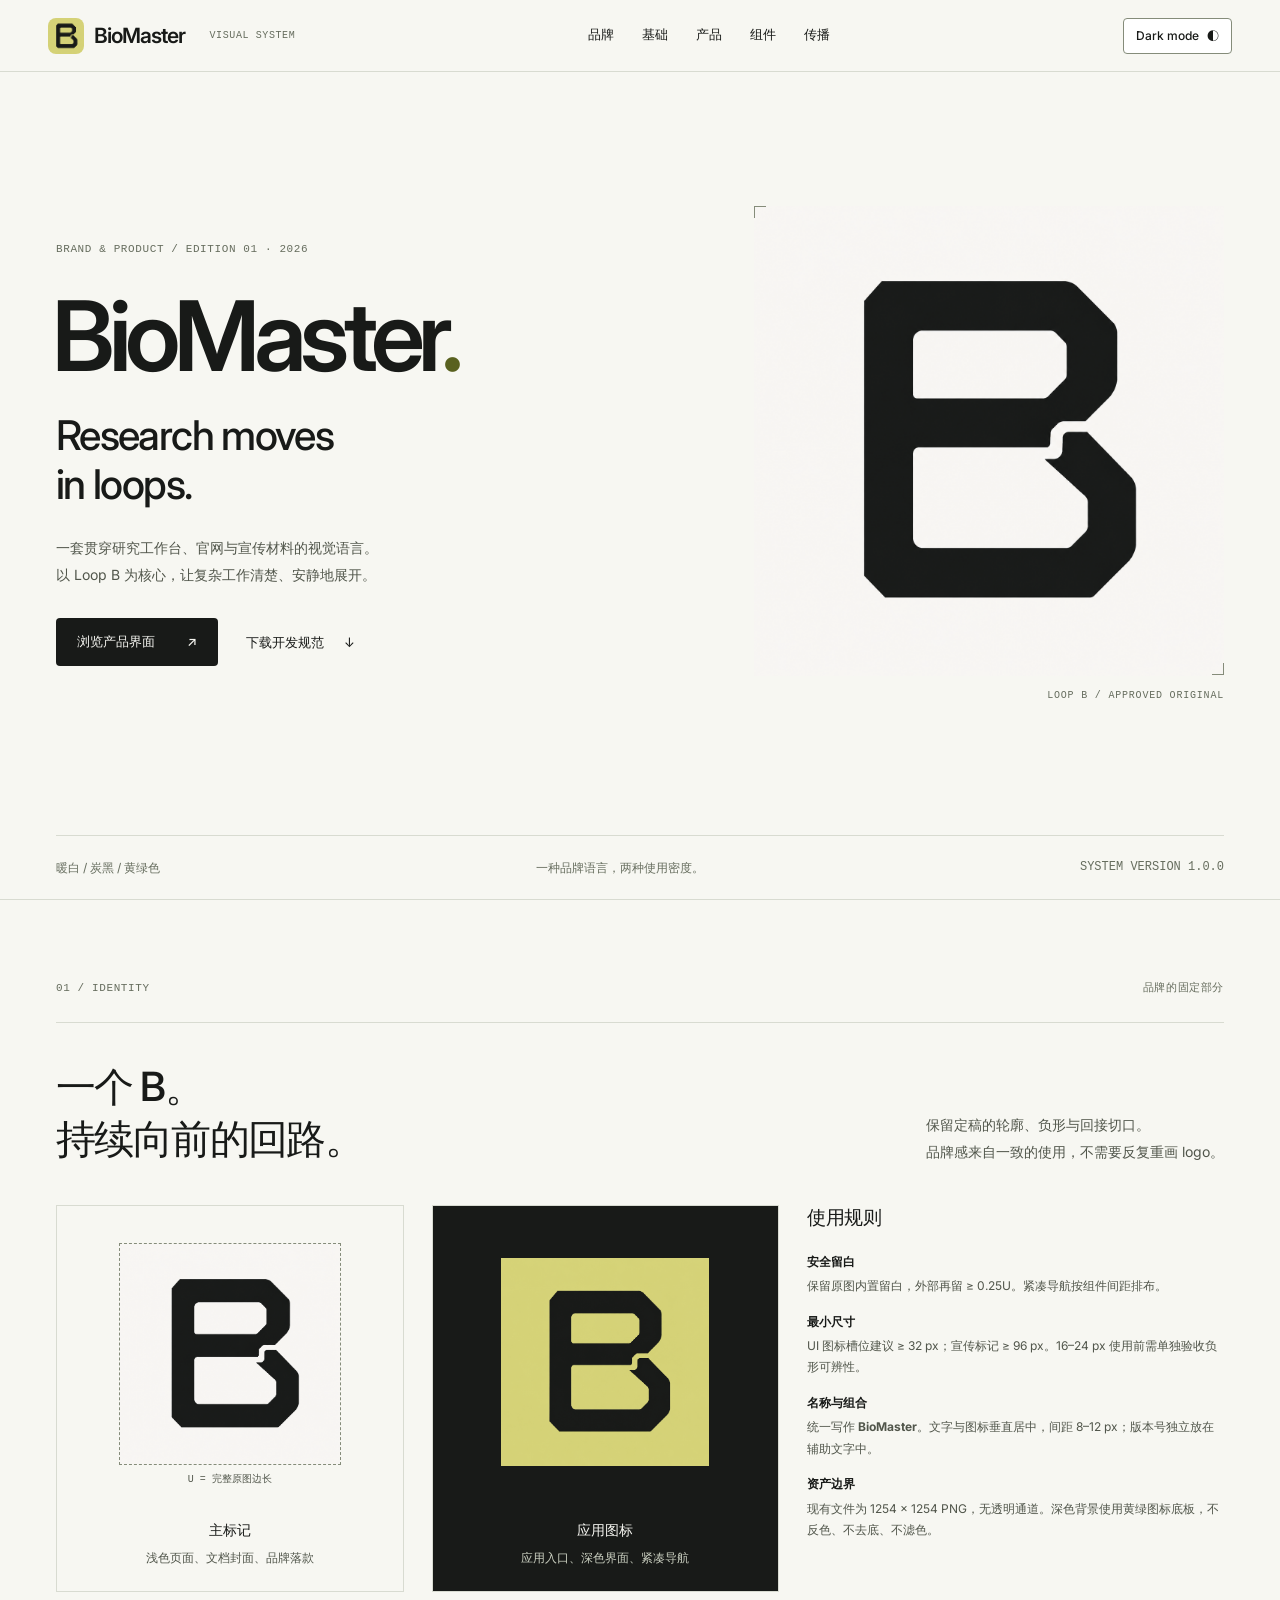
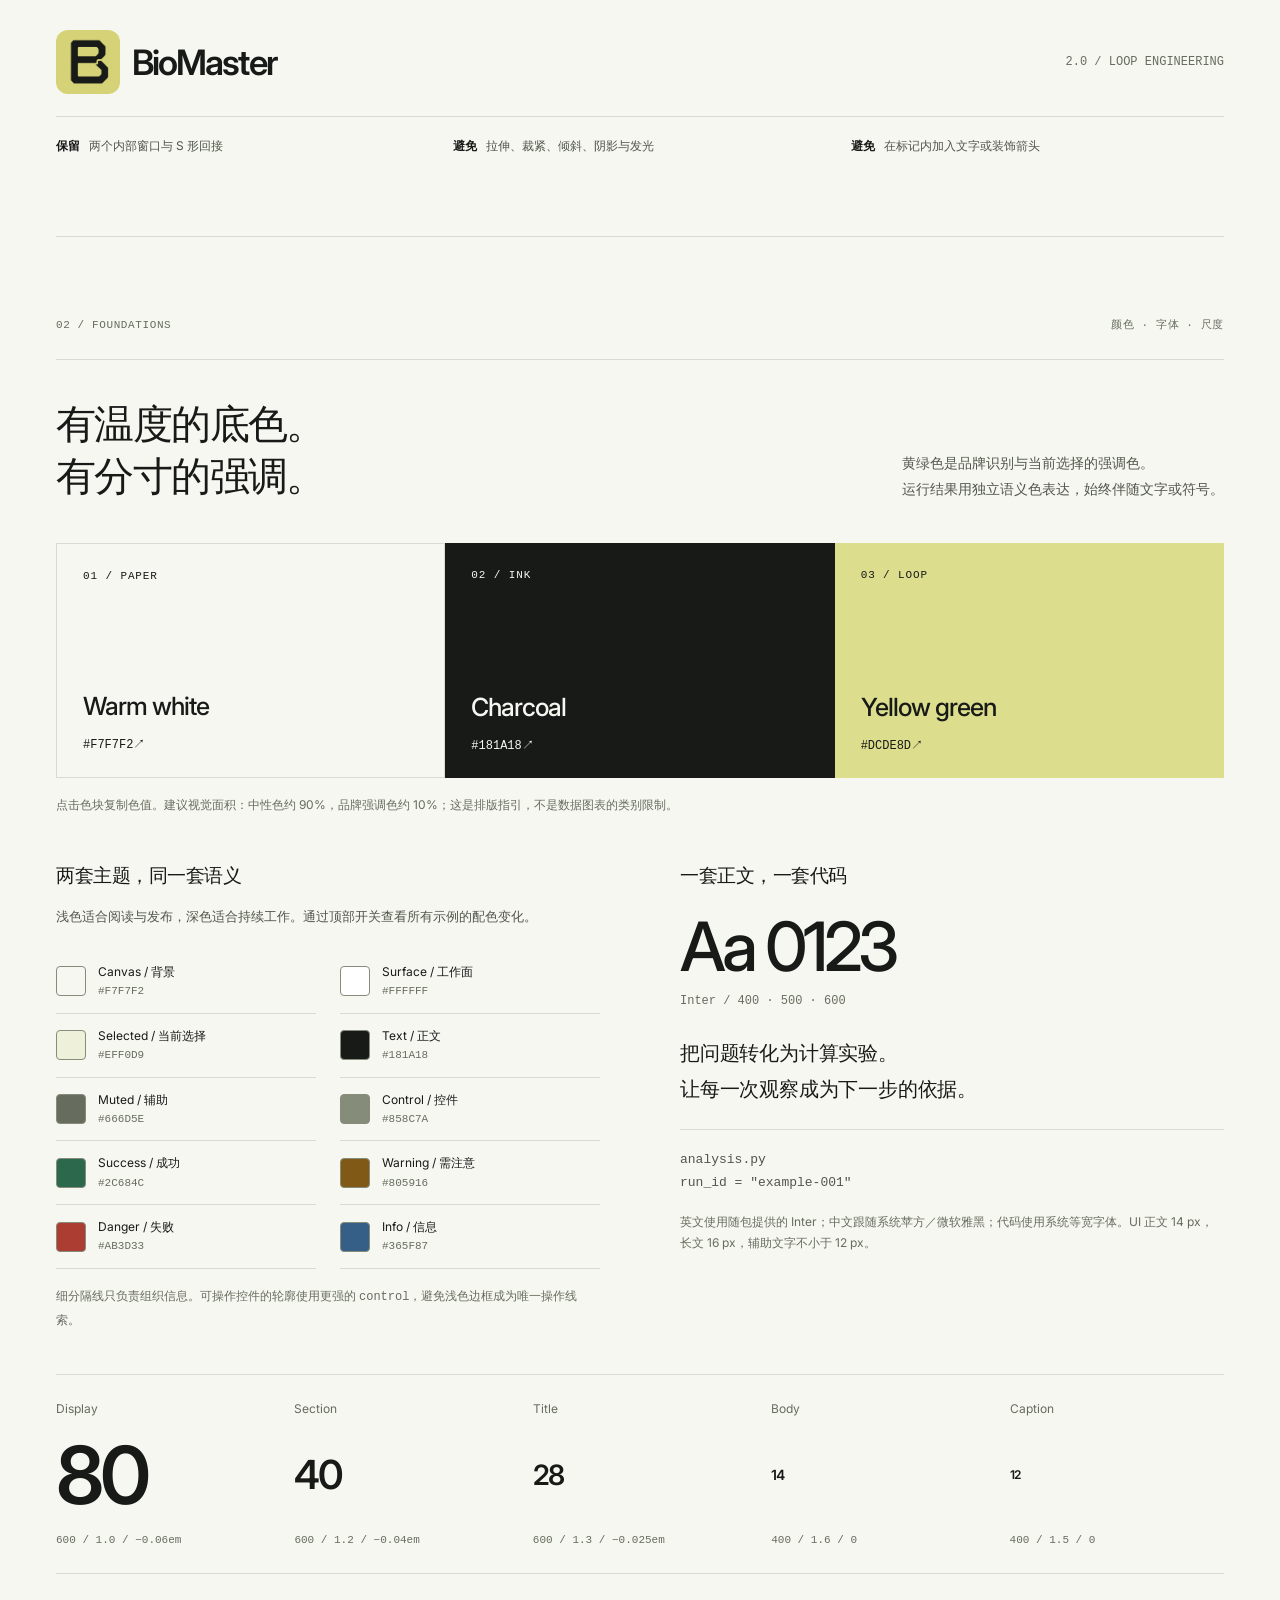
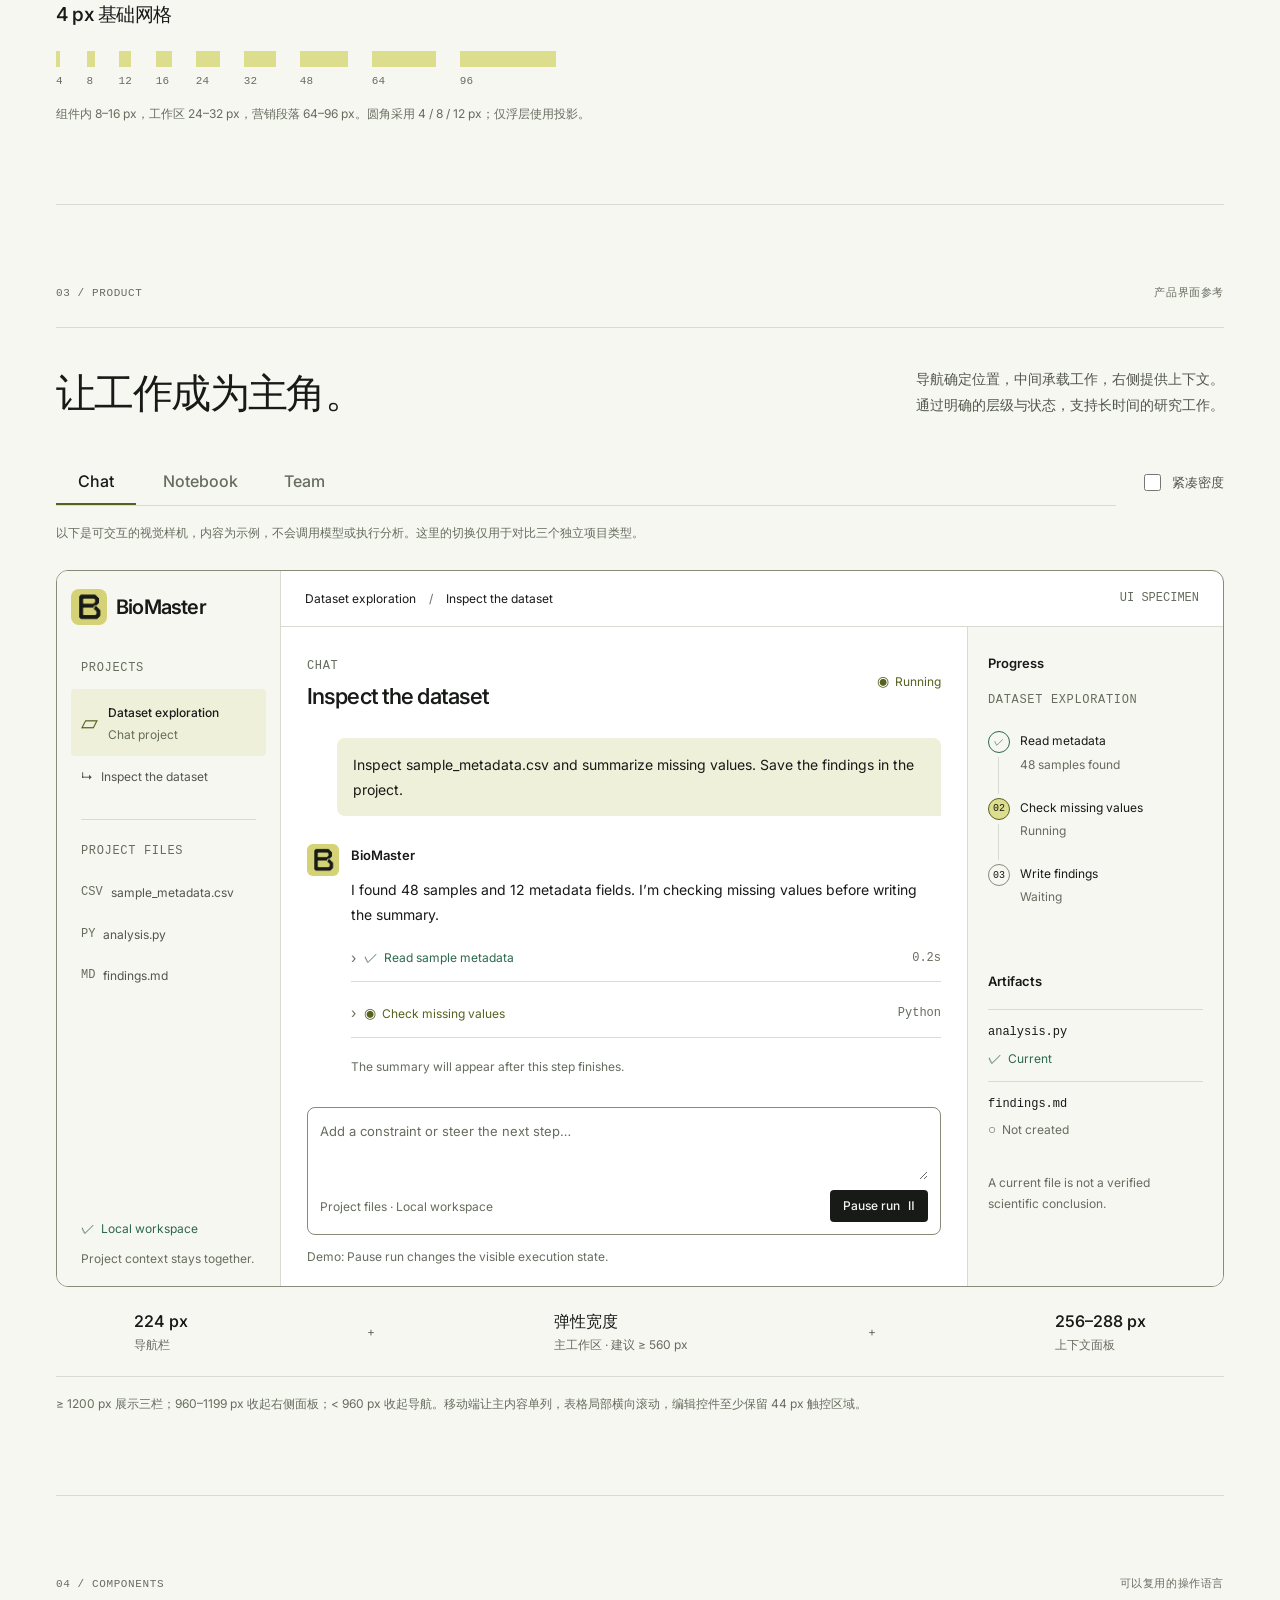
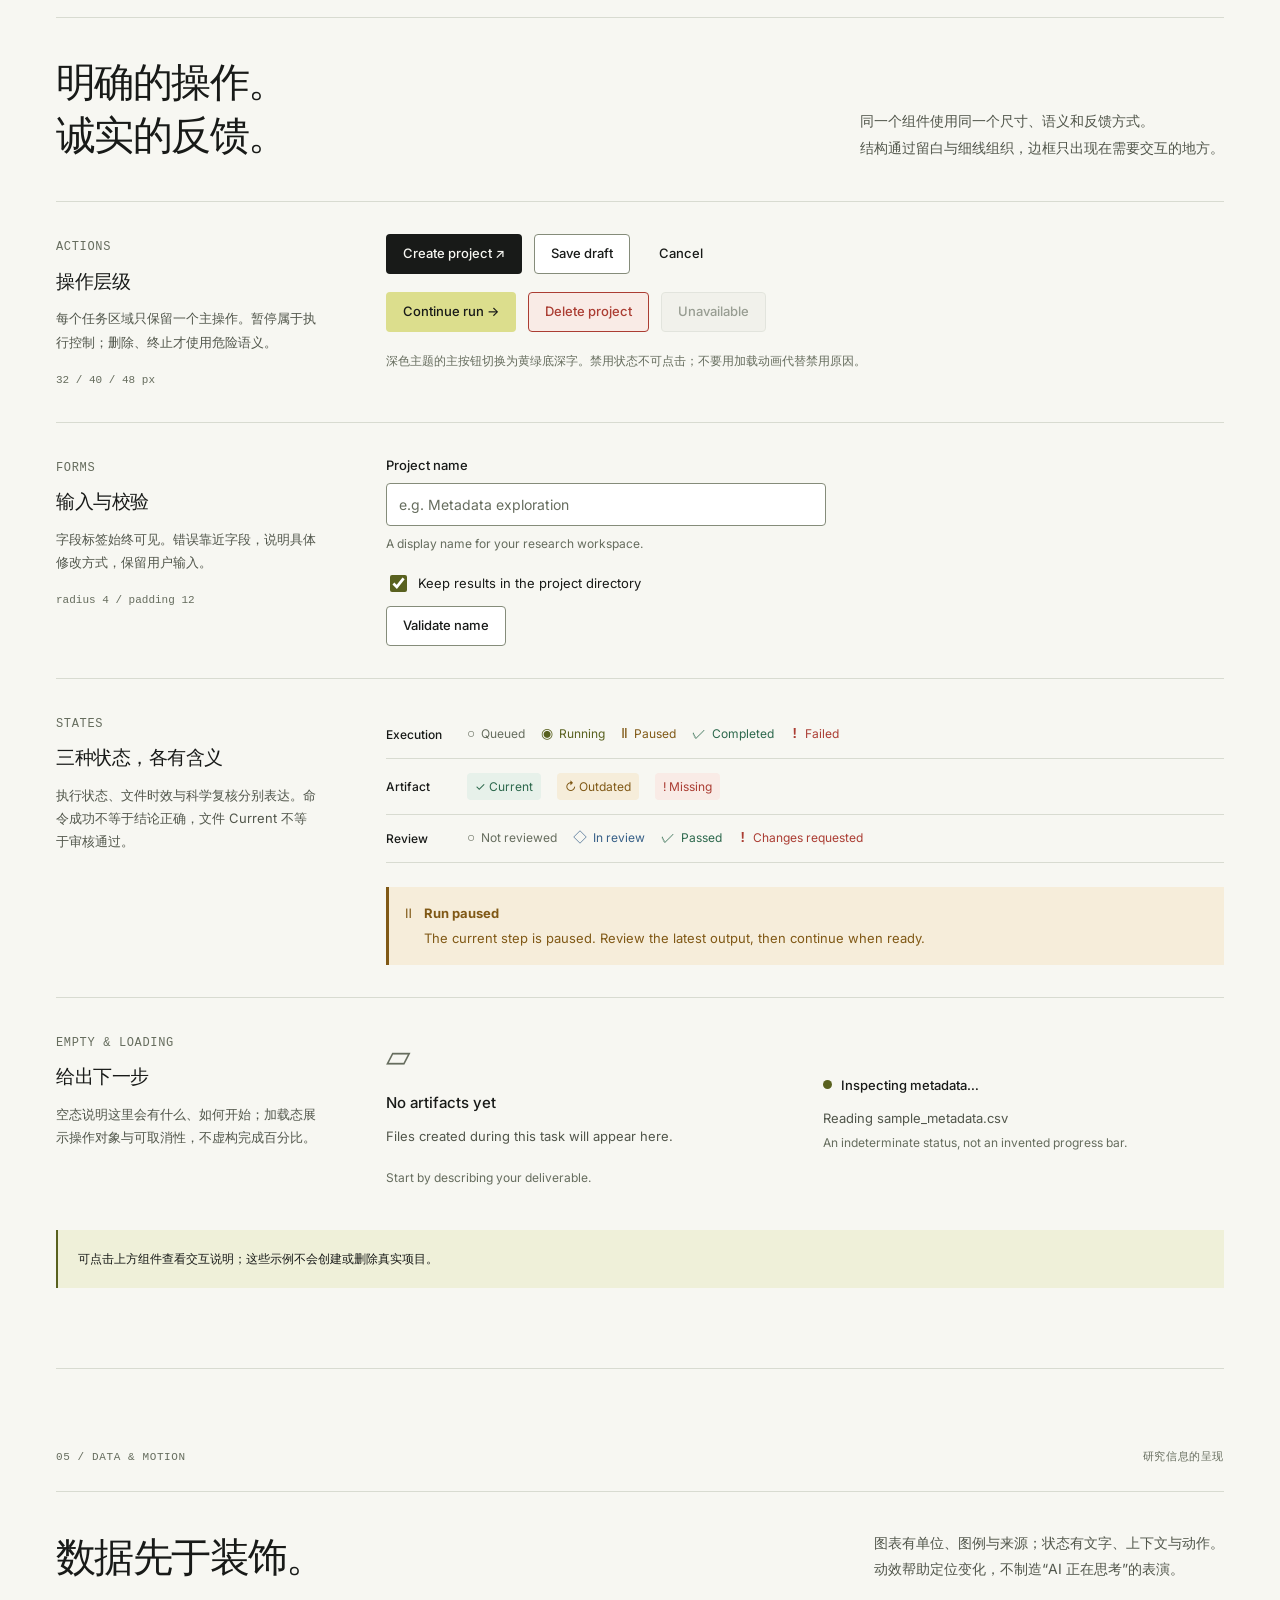
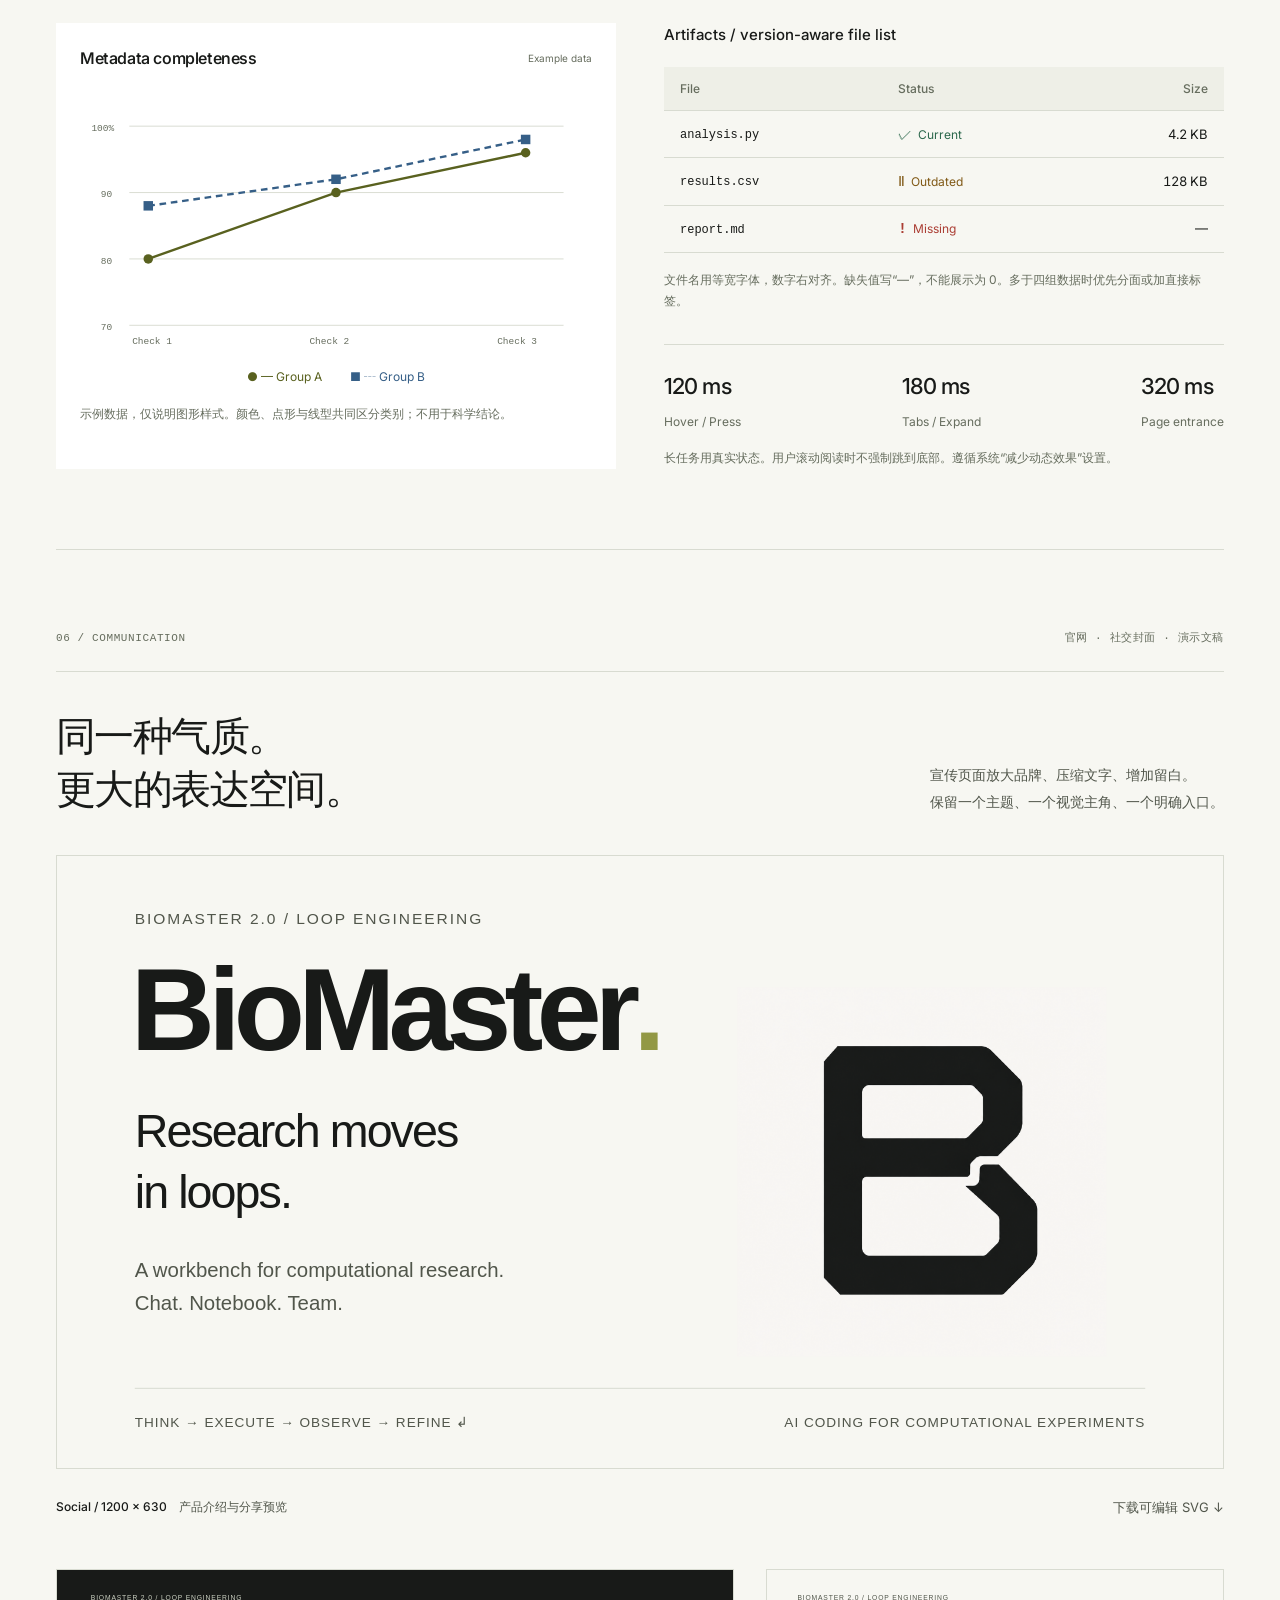
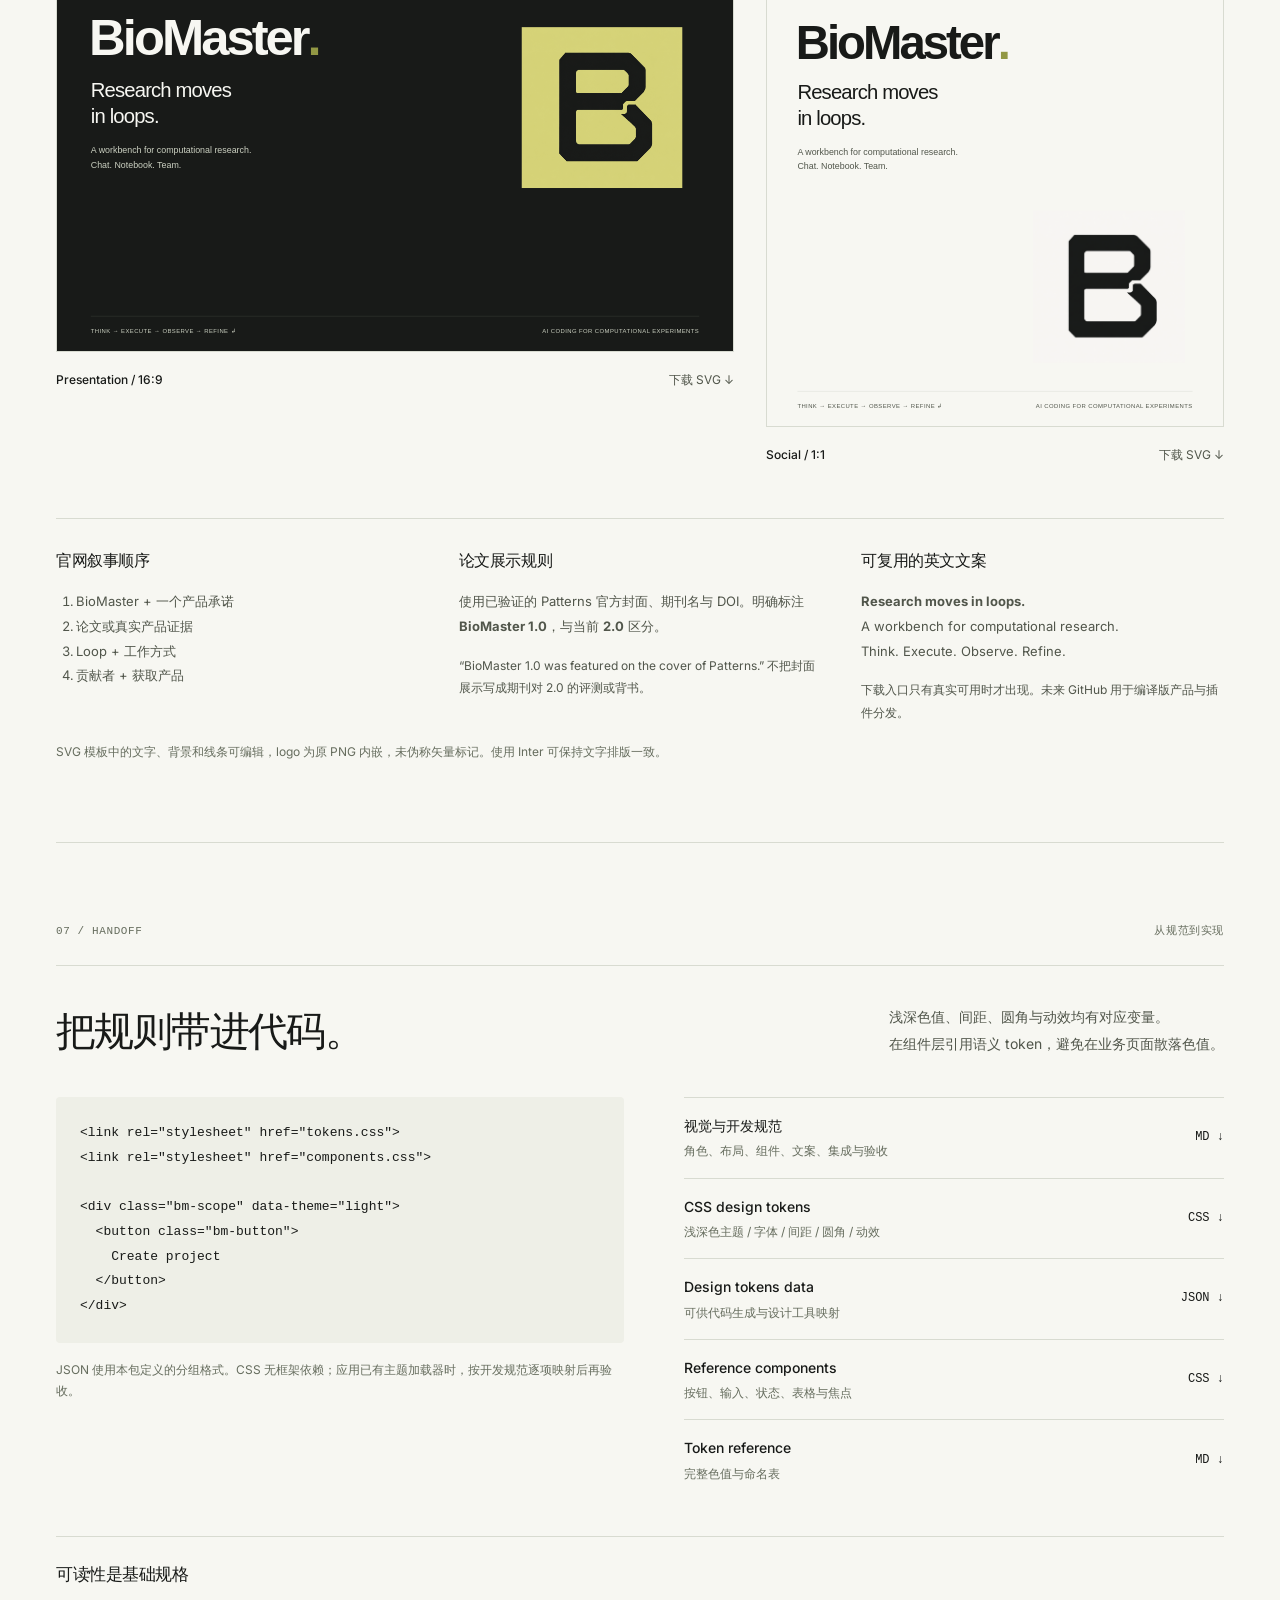
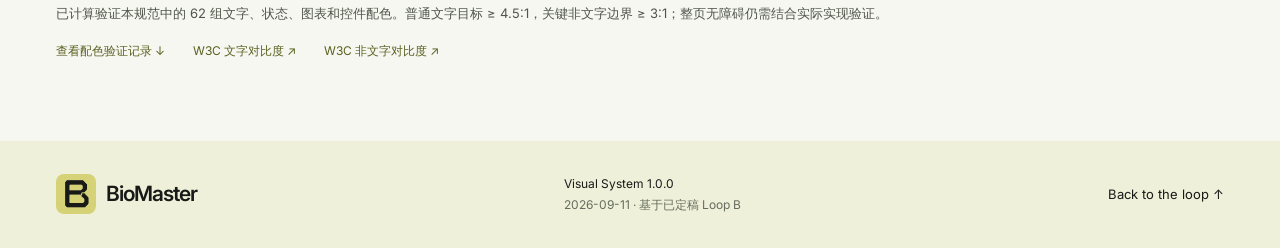
<file: brand-ui/index.html>
<!doctype html>
<html lang="zh-CN" data-theme="light">
<head>
<meta charset="utf-8"><meta name="viewport" content="width=device-width,initial-scale=1">
<meta name="description" content="BioMaster 视觉规范：品牌、浅深色产品 UI、组件、图表、宣传模板与开发变量。">
<title>BioMaster — Visual System 1.0</title>
<link rel="icon" href="./assets/loop-b-app.png"><link rel="stylesheet" href="./tokens.css"><link rel="stylesheet" href="./components.css"><link rel="stylesheet" href="./handbook.css">
<script src="./tokens-data.js" defer></script><script src="./handbook.js" defer></script>
</head>
<body class="bm-scope">
<a class="skip bm-button" href="#main">跳至正文</a>
<header class="book-header">
<a href="#overview" class="brand"><img src="./assets/loop-b-app.png" alt="" width="36" height="36"><b>BioMaster</b><span>VISUAL SYSTEM</span></a>
<nav aria-label="规范章节"><a href="#identity">品牌</a><a href="#foundations">基础</a><a href="#product">产品</a><a href="#components">组件</a><a href="#communication">传播</a></nav>
<button class="bm-button secondary small" id="theme-toggle" type="button" aria-pressed="false">Dark mode <span aria-hidden="true">◐</span></button>
</header>
<main id="main">
<section class="book-hero" id="overview">
<div class="hero-inner">
<div class="hero-copy"><p class="eyebrow">BRAND & PRODUCT / EDITION 01 · 2026</p><h1>BioMaster<span>.</span></h1><h2>Research moves<br>in loops.</h2><p class="hero-description">一套贯穿研究工作台、官网与宣传材料的视觉语言。<br>以 Loop B 为核心，让复杂工作清楚、安静地展开。</p><div class="hero-actions"><a class="bm-button" href="#product">浏览产品界面 <span aria-hidden="true">↗</span></a><a class="text-link" href="./GUIDELINES.zh-CN.md" download>下载开发规范 <span aria-hidden="true">↓</span></a></div></div>
<div class="hero-symbol"><div class="registration reg-a"></div><div class="registration reg-b"></div><img class="light-logo" src="./assets/loop-b-light.png" width="1254" height="1254" alt="BioMaster 已定稿的 Loop B 标记"><img class="dark-logo" src="./assets/loop-b-app.png" width="1254" height="1254" alt="BioMaster 黄绿色应用图标"><span class="symbol-caption">LOOP B / APPROVED ORIGINAL</span></div>
</div>
<div class="hero-bottom"><span>暖白 / 炭黑 / 黄绿色</span><span>一种品牌语言，两种使用密度。</span><span class="mono">SYSTEM VERSION 1.0.0</span></div>
</section>

<section class="chapter" id="identity">
<div class="chapter-top"><span>01 / IDENTITY</span><span>品牌的固定部分</span></div>
<div class="chapter-heading"><h2>一个 B。<br>持续向前的回路。</h2><p>保留定稿的轮廓、负形与回接切口。<br>品牌感来自一致的使用，不需要反复重画 logo。</p></div>
<div class="identity-grid">
<figure class="logo-spec"><div class="logo-measure"><img src="./assets/loop-b-light.png" width="220" height="220" alt="暖白底 Loop B 原图"><span class="measure-u">U = 完整原图边长</span></div><figcaption><b>主标记</b><span>浅色页面、文档封面、品牌落款</span></figcaption></figure>
<figure class="logo-spec dark-spec"><img src="./assets/loop-b-app.png" width="208" height="208" alt="黄绿色底 Loop B 应用图标"><figcaption><b>应用图标</b><span>应用入口、深色界面、紧凑导航</span></figcaption></figure>
<div class="identity-rules"><h3>使用规则</h3><dl><dt>安全留白</dt><dd>保留原图内置留白，外部再留 ≥ 0.25U。紧凑导航按组件间距排布。</dd><dt>最小尺寸</dt><dd>UI 图标槽位建议 ≥ 32 px；宣传标记 ≥ 96 px。16–24 px 使用前需单独验收负形可辨性。</dd><dt>名称与组合</dt><dd>统一写作 <b>BioMaster</b>。文字与图标垂直居中，间距 8–12 px；版本号独立放在辅助文字中。</dd><dt>资产边界</dt><dd>现有文件为 1254 × 1254 PNG，无透明通道。深色背景使用黄绿图标底板，不反色、不去底、不滤色。</dd></dl></div>
</div>
<div class="brand-lockup"><img src="./assets/loop-b-app.png" width="64" height="64" alt=""><strong>BioMaster</strong><span>2.0 / LOOP ENGINEERING</span></div>
<div class="rules-strip"><p><b>保留</b> 两个内部窗口与 S 形回接</p><p><b>避免</b> 拉伸、裁紧、倾斜、阴影与发光</p><p><b>避免</b> 在标记内加入文字或装饰箭头</p></div>
</section>

<section class="chapter" id="foundations">
<div class="chapter-top"><span>02 / FOUNDATIONS</span><span>颜色 · 字体 · 尺度</span></div>
<div class="chapter-heading"><h2>有温度的底色。<br>有分寸的强调。</h2><p>黄绿色是品牌识别与当前选择的强调色。<br>运行结果用独立语义色表达，始终伴随文字或符号。</p></div>
<div class="brand-palette"><button data-copy="#F7F7F2" class="swatch paper"><span>01 / PAPER</span><b>Warm white</b><code>#F7F7F2 <span aria-hidden="true">↗</span></code></button><button data-copy="#181A18" class="swatch ink"><span>02 / INK</span><b>Charcoal</b><code>#181A18 <span aria-hidden="true">↗</span></code></button><button data-copy="#DCDE8D" class="swatch acid"><span>03 / LOOP</span><b>Yellow green</b><code>#DCDE8D <span aria-hidden="true">↗</span></code></button></div>
<p class="note">点击色块复制色值。建议视觉面积：中性色约 90%，品牌强调色约 10%；这是排版指引，不是数据图表的类别限制。</p>
<div class="foundation-columns"><div><h3>两套主题，同一套语义</h3><p class="support">浅色适合阅读与发布，深色适合持续工作。通过顶部开关查看所有示例的配色变化。</p><div id="semantic-swatches" class="semantic-swatches"></div><p class="note">细分隔线只负责组织信息。可操作控件的轮廓使用更强的 <code>control</code>，避免浅色边框成为唯一操作线索。</p></div><div><h3>一套正文，一套代码</h3><div class="type-display">Aa 0123<span>Inter / 400 · 500 · 600</span></div><p class="type-chinese">把问题转化为计算实验。<br>让每一次观察成为下一步的依据。</p><div class="type-code">analysis.py<br>run_id = "example-001"</div><p class="note">英文使用随包提供的 Inter；中文跟随系统苹方／微软雅黑；代码使用系统等宽字体。UI 正文 14 px，长文 16 px，辅助文字不小于 12 px。</p></div></div>
<div class="type-scale"><div><span>Display</span><strong class="t-display">80</strong><code>600 / 1.0 / −0.06em</code></div><div><span>Section</span><strong class="t-section">40</strong><code>600 / 1.2 / −0.04em</code></div><div><span>Title</span><strong class="t-title">28</strong><code>600 / 1.3 / −0.025em</code></div><div><span>Body</span><strong class="t-body">14</strong><code>400 / 1.6 / 0</code></div><div><span>Caption</span><strong class="t-caption">12</strong><code>400 / 1.5 / 0</code></div></div>
<div class="spacing-row"><h3>4 px 基础网格</h3><div id="spacing-scale"></div><p class="note">组件内 8–16 px，工作区 24–32 px，营销段落 64–96 px。圆角采用 4 / 8 / 12 px；仅浮层使用投影。</p></div>
</section>

<section class="chapter product-chapter" id="product">
<div class="chapter-top"><span>03 / PRODUCT</span><span>产品界面参考</span></div>
<div class="chapter-heading"><h2>让工作成为主角。</h2><p>导航确定位置，中间承载工作，右侧提供上下文。<br>通过明确的层级与状态，支持长时间的研究工作。</p></div>
<div class="spec-toolbar"><div class="bm-tabs" role="tablist" aria-label="产品界面设计示例" data-tabs="workspaces"><button id="tab-chat" role="tab" aria-selected="true" aria-controls="spec-chat" tabindex="0">Chat</button><button id="tab-notebook" role="tab" aria-selected="false" aria-controls="spec-notebook" tabindex="-1">Notebook</button><button id="tab-team" role="tab" aria-selected="false" aria-controls="spec-team" tabindex="-1">Team</button></div><label class="bm-check"><input type="checkbox" id="density-toggle">紧凑密度</label></div>
<p class="note">以下是可交互的视觉样机，内容为示例，不会调用模型或执行分析。这里的切换仅用于对比三个独立项目类型。</p>
<div class="app-frame" id="app-preview" lang="en">
<aside class="app-sidebar"><div class="app-brand"><img src="./assets/loop-b-app.png" alt="" width="36" height="36"><strong>BioMaster</strong></div><p class="sidebar-caption">PROJECTS</p><div class="project-current"><span class="project-icon" aria-hidden="true">▱</span><div><b id="project-name">Dataset exploration</b><small id="project-type">Chat project</small></div></div><div class="sidebar-file"><span aria-hidden="true">↳</span> <span id="sidebar-item">Inspect the dataset</span></div><div class="sidebar-divider"></div><p class="sidebar-caption">PROJECT FILES</p><div class="sidebar-file"><code>CSV</code> sample_metadata.csv</div><div class="sidebar-file"><code>PY</code> analysis.py</div><div class="sidebar-file"><code>MD</code> findings.md</div><div class="sidebar-bottom"><span class="bm-status success">Local workspace</span><small>Project context stays together.</small></div></aside>
<div class="app-main">
<div class="app-topbar"><span id="app-breadcrumb">Dataset exploration <i>/</i> Inspect the dataset</span><span class="prototype-label">UI SPECIMEN</span></div>
<div id="spec-chat" class="workspace-panel" role="tabpanel" aria-labelledby="tab-chat" tabindex="0">
<div class="work-area"><div class="chat-content"><div class="work-title"><div><span class="overline">CHAT</span><h3>Inspect the dataset</h3></div><span class="bm-status running" id="run-status">Running</span></div><div class="user-message">Inspect sample_metadata.csv and summarize missing values. Save the findings in the project.</div><div class="agent-message"><img src="./assets/loop-b-app.png" width="32" height="32" alt=""><div><strong>BioMaster</strong><p>I found 48 samples and 12 metadata fields. I’m checking missing values before writing the summary.</p><details class="tool-row"><summary><span class="bm-status success">Read sample metadata</span><span class="mono">0.2s</span></summary><pre class="bm-code">sample_metadata.csv
48 rows · 12 columns
Read completed</pre></details><details class="tool-row"><summary><span class="bm-status running" id="tool-status">Check missing values</span><span class="mono">Python</span></summary><pre class="bm-code"><span class="comment"># Illustrative tool record</span>
missing = metadata.isna().sum()
print(missing[missing &gt; 0])</pre></details><p class="agent-foot" id="run-detail">The summary will appear after this step finishes.</p></div></div><div class="composer"><label for="chat-prompt" class="sr-only">Steer the current task</label><textarea id="chat-prompt" rows="2" placeholder="Add a constraint or steer the next step…"></textarea><div class="composer-foot"><span>Project files · Local workspace</span><button type="button" id="run-toggle" class="bm-button small">Pause run <span aria-hidden="true">Ⅱ</span></button></div></div><p class="demo-feedback" id="run-feedback" aria-live="polite">Demo: Pause run changes the visible execution state.</p></div>
<aside class="app-inspector"><h4>Progress</h4><p class="inspector-label">DATASET EXPLORATION</p><ol class="progress-list"><li class="done"><span>✓</span><div>Read metadata<small>48 samples found</small></div></li><li class="active"><span>02</span><div>Check missing values<small id="progress-state">Running</small></div></li><li><span>03</span><div>Write findings<small>Waiting</small></div></li></ol><h4>Artifacts</h4><div class="artifact-entry"><code>analysis.py</code><span class="bm-status success">Current</span></div><div class="artifact-entry"><code>findings.md</code><span class="bm-status">Not created</span></div><p class="inspector-note">A current file is not a verified scientific conclusion.</p></aside></div>
</div>
<div id="spec-notebook" class="workspace-panel" role="tabpanel" aria-labelledby="tab-notebook" tabindex="0" hidden><div class="notebook-work"><div class="work-title"><div><span class="overline">NOTEBOOK</span><h3>Explore sample metadata</h3></div><span class="bm-status success">Saved</span></div><section class="notebook-cell"><span class="cell-label">01 / MARKDOWN</span><h4>How complete is the dataset?</h4><p>Inspect the metadata before choosing a downstream analysis.</p></section><section class="notebook-cell"><div class="cell-heading"><span class="cell-label">02 / PYTHON</span><span class="bm-status success">Executed · 0.4s</span></div><pre class="bm-code"><span class="keyword">import</span> pandas <span class="keyword">as</span> pd
metadata = pd.read_csv(<span class="string">"sample_metadata.csv"</span>)
metadata.groupby(<span class="string">"group"</span>).size()</pre><div class="notebook-output"><span>Samples by group <small>Example data</small></span><div class="bar-row"><span>Group A</span><div style="--bar:100%"></div><b>24</b></div><div class="bar-row"><span>Group B</span><div style="--bar:100%"></div><b>24</b></div></div></section><section class="notebook-cell prompt-cell"><div class="cell-heading"><span class="cell-label">03 / PROMPT</span><button class="bm-button ghost small" id="context-toggle" type="button" aria-pressed="false">View context</button></div><p>Explain the missing values and suggest what to check next.</p><span class="bm-status">Not executed</span></section><p class="demo-feedback" id="context-feedback" aria-live="polite">Prompt context contains eligible cells above this one.</p></div></div>
<div id="spec-team" class="workspace-panel" role="tabpanel" aria-labelledby="tab-team" tabindex="0" hidden><div class="team-work"><div class="work-title"><div><span class="overline">TEAM</span><h3>Explore and report</h3></div><span class="bm-status running">1 issue active</span></div><p class="team-goal">Goal: inspect the dataset and prepare a reproducible summary.</p><div class="team-board"><section><h4><span class="bm-status">Queued</span><span>01</span></h4><button type="button" class="issue-button" data-issue="summary"><span class="mono">BM-003</span><strong>Write the findings</strong><span>Writer · waiting for inspection</span></button></section><section><h4><span class="bm-status running">In progress</span><span>01</span></h4><button type="button" class="issue-button selected" data-issue="inspect" aria-pressed="true"><span class="mono">BM-002</span><strong>Inspect missing values</strong><span>Analyst · active session</span></button></section><section><h4><span class="bm-status success">Completed</span><span>01</span></h4><button type="button" class="issue-button" data-issue="read"><span class="mono">BM-001</span><strong>Read sample metadata</strong><span>Analyst · execution completed</span></button></section></div><div class="issue-detail" aria-live="polite"><div><span class="overline" id="issue-id">BM-002 / WORK RECORD</span><h4 id="issue-title">Inspect missing values</h4></div><p id="issue-description">The analyst is checking field completeness. Review has not started.</p><div class="detail-facts"><span>Owner <b id="issue-owner">Analyst</b></span><span>Review <b id="issue-review">Pending</b></span></div></div><p class="note">Select an issue to inspect its owner, work record, and review state.</p></div></div>
</div></div>
<div class="layout-spec"><p><b>224 px</b> 导航栏</p><span>+</span><p><b>弹性宽度</b> 主工作区 · 建议 ≥ 560 px</p><span>+</span><p><b>256–288 px</b> 上下文面板</p></div>
<p class="note">≥ 1200 px 展示三栏；960–1199 px 收起右侧面板；&lt; 960 px 收起导航。移动端让主内容单列，表格局部横向滚动，编辑控件至少保留 44 px 触控区域。</p>
</section>

<section class="chapter" id="components">
<div class="chapter-top"><span>04 / COMPONENTS</span><span>可以复用的操作语言</span></div>
<div class="chapter-heading"><h2>明确的操作。<br>诚实的反馈。</h2><p>同一个组件使用同一个尺寸、语义和反馈方式。<br>结构通过留白与细线组织，边框只出现在需要交互的地方。</p></div>
<div class="component-row"><div class="component-description"><span class="overline">ACTIONS</span><h3>操作层级</h3><p>每个任务区域只保留一个主操作。暂停属于执行控制；删除、终止才使用危险语义。</p><code>32 / 40 / 48 px</code></div><div class="component-example"><div class="button-line"><button class="bm-button" type="button" data-demo="主按钮：提交当前表单或启动已确认的工作。">Create project ↗</button><button class="bm-button secondary" type="button" data-demo="次按钮：保存草稿，保留在当前上下文。">Save draft</button><button class="bm-button ghost" type="button" data-demo="轻量操作：关闭编辑视图。">Cancel</button></div><div class="button-line"><button class="bm-button accent" type="button" data-demo="品牌强调按钮：适合深色工作台的唯一主操作。">Continue run →</button><button class="bm-button danger" type="button" data-demo="危险操作示例：实际产品展示具体对象与影响，再按权限流程确认。">Delete project</button><button class="bm-button" type="button" disabled>Unavailable</button></div><p class="note">深色主题的主按钮切换为黄绿底深字。禁用状态不可点击；不要用加载动画代替禁用原因。</p></div></div>
<div class="component-row"><div class="component-description"><span class="overline">FORMS</span><h3>输入与校验</h3><p>字段标签始终可见。错误靠近字段，说明具体修改方式，保留用户输入。</p><code>radius 4 / padding 12</code></div><form class="component-example" id="project-form" novalidate><div class="bm-field"><label for="project-input">Project name</label><input class="bm-input" id="project-input" placeholder="e.g. Metadata exploration" aria-describedby="project-hint project-error" required><p class="hint" id="project-hint">A display name for your research workspace.</p><p class="error" id="project-error" aria-live="polite"></p></div><label class="bm-check"><input type="checkbox" checked>Keep results in the project directory</label><div><button class="bm-button secondary" type="submit">Validate name</button></div></form></div>
<div class="component-row"><div class="component-description"><span class="overline">STATES</span><h3>三种状态，各有含义</h3><p>执行状态、文件时效与科学复核分别表达。命令成功不等于结论正确，文件 Current 不等于审核通过。</p></div><div class="component-example"><div class="status-row"><b>Execution</b><span class="bm-status">Queued</span><span class="bm-status running">Running</span><span class="bm-status warning">Paused</span><span class="bm-status success">Completed</span><span class="bm-status danger">Failed</span></div><div class="status-row"><b>Artifact</b><span class="bm-badge success">✓ Current</span><span class="bm-badge warning">↻ Outdated</span><span class="bm-badge danger">! Missing</span></div><div class="status-row"><b>Review</b><span class="bm-status">Not reviewed</span><span class="bm-status info">In review</span><span class="bm-status success">Passed</span><span class="bm-status danger">Changes requested</span></div><div class="bm-alert"><span aria-hidden="true">Ⅱ</span><div><strong>Run paused</strong><p>The current step is paused. Review the latest output, then continue when ready.</p></div></div></div></div>
<div class="component-row"><div class="component-description"><span class="overline">EMPTY & LOADING</span><h3>给出下一步</h3><p>空态说明这里会有什么、如何开始；加载态展示操作对象与可取消性，不虚构完成百分比。</p></div><div class="component-example empty-examples"><div><span class="empty-symbol" aria-hidden="true">▱</span><h4>No artifacts yet</h4><p>Files created during this task will appear here.</p><span class="text-link">Start by describing your deliverable.</span></div><div><div class="loading-line"><span class="loading-dot" aria-hidden="true"></span><b>Inspecting metadata…</b></div><p>Reading sample_metadata.csv</p><span class="note">An indeterminate status, not an invented progress bar.</span></div></div></div>
<p class="component-feedback" id="component-feedback" role="status">可点击上方组件查看交互说明；这些示例不会创建或删除真实项目。</p>
</section>

<section class="chapter" id="data">
<div class="chapter-top"><span>05 / DATA & MOTION</span><span>研究信息的呈现</span></div>
<div class="chapter-heading"><h2>数据先于装饰。</h2><p>图表有单位、图例与来源；状态有文字、上下文与动作。<br>动效帮助定位变化，不制造“AI 正在思考”的表演。</p></div>
<div class="data-grid"><div class="chart-example"><div class="chart-title"><h3>Metadata completeness</h3><span>Example data</span></div><svg class="research-chart" viewBox="0 0 540 270" role="img" aria-label="示例图：三次检查中元数据完整度变化，A组80、90、96，B组88、92、98，单位百分比"><g class="chart-grid"><path d="M52 35H510M52 105H510M52 175H510M52 245H510"/></g><g class="chart-labels"><text x="12" y="40">100%</text><text x="22" y="110">90</text><text x="22" y="180">80</text><text x="22" y="250">70</text><text x="55" y="265">Check 1</text><text x="242" y="265">Check 2</text><text x="440" y="265">Check 3</text></g><path class="series-a" d="M72 175L270 105L470 63"/><path class="series-b" d="M72 119L270 91L470 49"/><g class="dots-a"><circle cx="72" cy="175" r="5"/><circle cx="270" cy="105" r="5"/><circle cx="470" cy="63" r="5"/></g><g class="dots-b"><rect x="67" y="114" width="10" height="10"/><rect x="265" y="86" width="10" height="10"/><rect x="465" y="44" width="10" height="10"/></g></svg><div class="chart-legend"><span>● ━ Group A</span><span>■ ┄ Group B</span></div><p class="note">示例数据，仅说明图形样式。颜色、点形与线型共同区分类别；不用于科学结论。</p></div><div class="table-overflow"><table class="bm-table"><caption>Artifacts / version-aware file list</caption><thead><tr><th>File</th><th>Status</th><th class="numeric">Size</th></tr></thead><tbody><tr><td><code>analysis.py</code></td><td><span class="bm-status success">Current</span></td><td class="numeric">4.2 KB</td></tr><tr><td><code>results.csv</code></td><td><span class="bm-status warning">Outdated</span></td><td class="numeric">128 KB</td></tr><tr><td><code>report.md</code></td><td><span class="bm-status danger">Missing</span></td><td class="numeric">—</td></tr></tbody></table><p class="note">文件名用等宽字体，数字右对齐。缺失值写“—”，不能展示为 0。多于四组数据时优先分面或加直接标签。</p><div class="motion-spec"><div><b>120 ms</b><span>Hover / Press</span></div><div><b>180 ms</b><span>Tabs / Expand</span></div><div><b>320 ms</b><span>Page entrance</span></div></div><p class="note">长任务用真实状态。用户滚动阅读时不强制跳到底部。遵循系统“减少动态效果”设置。</p></div></div>
</section>

<section class="chapter communication-chapter" id="communication">
<div class="chapter-top"><span>06 / COMMUNICATION</span><span>官网 · 社交封面 · 演示文稿</span></div>
<div class="chapter-heading"><h2>同一种气质。<br>更大的表达空间。</h2><p>宣传页面放大品牌、压缩文字、增加留白。<br>保留一个主题、一个视觉主角、一个明确入口。</p></div>
<figure class="campaign-feature"><img src="./templates/social-1200x630.svg" alt="BioMaster 2.0 社交分享封面：暖白背景，品牌名、Research moves in loops 文案及原版 Loop B"><figcaption><span><b>Social / 1200 × 630</b>　产品介绍与分享预览</span><a class="text-link" href="./templates/social-1200x630.svg" download>下载可编辑 SVG ↓</a></figcaption></figure>
<div class="campaign-grid"><figure><img src="./templates/slide-1600x900.svg" alt="深色 BioMaster 演示文稿封面"><figcaption><span><b>Presentation / 16:9</b></span><a href="./templates/slide-1600x900.svg" download>下载 SVG ↓</a></figcaption></figure><figure class="square-template"><img src="./templates/square-1080x1080.svg" alt="正方形 BioMaster 产品介绍模板"><figcaption><span><b>Social / 1:1</b></span><a href="./templates/square-1080x1080.svg" download>下载 SVG ↓</a></figcaption></figure></div>
<div class="communication-rules"><div><h3>官网叙事顺序</h3><ol><li>BioMaster + 一个产品承诺</li><li>论文或真实产品证据</li><li>Loop + 工作方式</li><li>贡献者 + 获取产品</li></ol></div><div><h3>论文展示规则</h3><p>使用已验证的 Patterns 官方封面、期刊名与 DOI。明确标注 <b>BioMaster 1.0</b>，与当前 <b>2.0</b> 区分。</p><p class="note">“BioMaster 1.0 was featured on the cover of Patterns.” 不把封面展示写成期刊对 2.0 的评测或背书。</p></div><div><h3>可复用的英文文案</h3><p><b>Research moves in loops.</b></p><p>A workbench for computational research.</p><p>Think. Execute. Observe. Refine.</p><p class="note">下载入口只有真实可用时才出现。未来 GitHub 用于编译版产品与插件分发。</p></div></div>
<p class="note">SVG 模板中的文字、背景和线条可编辑，logo 为原 PNG 内嵌，未伪称矢量标记。使用 Inter 可保持文字排版一致。</p>
</section>

<section class="chapter" id="handoff">
<div class="chapter-top"><span>07 / HANDOFF</span><span>从规范到实现</span></div>
<div class="chapter-heading"><h2>把规则带进代码。</h2><p>浅深色值、间距、圆角与动效均有对应变量。<br>在组件层引用语义 token，避免在业务页面散落色值。</p></div>
<div class="handoff-grid"><div><pre class="bm-code">&lt;link rel="stylesheet" href="tokens.css"&gt;
&lt;link rel="stylesheet" href="components.css"&gt;

&lt;div class="bm-scope" data-theme="light"&gt;
  &lt;button class="bm-button"&gt;
    Create project
  &lt;/button&gt;
&lt;/div&gt;</pre><p class="note">JSON 使用本包定义的分组格式。CSS 无框架依赖；应用已有主题加载器时，按开发规范逐项映射后再验收。</p></div><div class="delivery-links"><a href="./GUIDELINES.zh-CN.md" download><span><b>视觉与开发规范</b><small>角色、布局、组件、文案、集成与验收</small></span><span>MD ↓</span></a><a href="./tokens.css" download><span><b>CSS design tokens</b><small>浅深色主题 / 字体 / 间距 / 圆角 / 动效</small></span><span>CSS ↓</span></a><a href="./tokens.json" download><span><b>Design tokens data</b><small>可供代码生成与设计工具映射</small></span><span>JSON ↓</span></a><a href="./components.css" download><span><b>Reference components</b><small>按钮、输入、状态、表格与焦点</small></span><span>CSS ↓</span></a><a href="./TOKEN-REFERENCE.md" download><span><b>Token reference</b><small>完整色值与命名表</small></span><span>MD ↓</span></a></div></div>
<div class="accessibility"><h3>可读性是基础规格</h3><p>已计算验证本规范中的 62 组文字、状态、图表和控件配色。普通文字目标 ≥ 4.5:1，关键非文字边界 ≥ 3:1；整页无障碍仍需结合实际实现验证。</p><div><a href="./contrast-report.json" download>查看配色验证记录 ↓</a><a href="https://www.w3.org/WAI/WCAG22/Understanding/contrast-minimum.html" target="_blank" rel="noopener noreferrer">W3C 文字对比度 ↗</a><a href="https://www.w3.org/WAI/WCAG22/Understanding/non-text-contrast.html" target="_blank" rel="noopener noreferrer">W3C 非文字对比度 ↗</a></div></div>
</section>
</main>
<footer class="book-footer"><div class="brand"><img src="./assets/loop-b-app.png" alt="" width="40" height="40"><b>BioMaster</b></div><p>Visual System 1.0.0<br><span>2026-09-11 · 基于已定稿 Loop B</span></p><a href="#overview" class="text-link">Back to the loop ↑</a></footer>
<div class="copy-toast" role="status" id="copy-feedback"></div>
<noscript><p class="no-js">规范正文和下载可直接阅读。启用 JavaScript 可切换主题、界面示例与复制色值。</p></noscript>
</body>
</html>
</file>
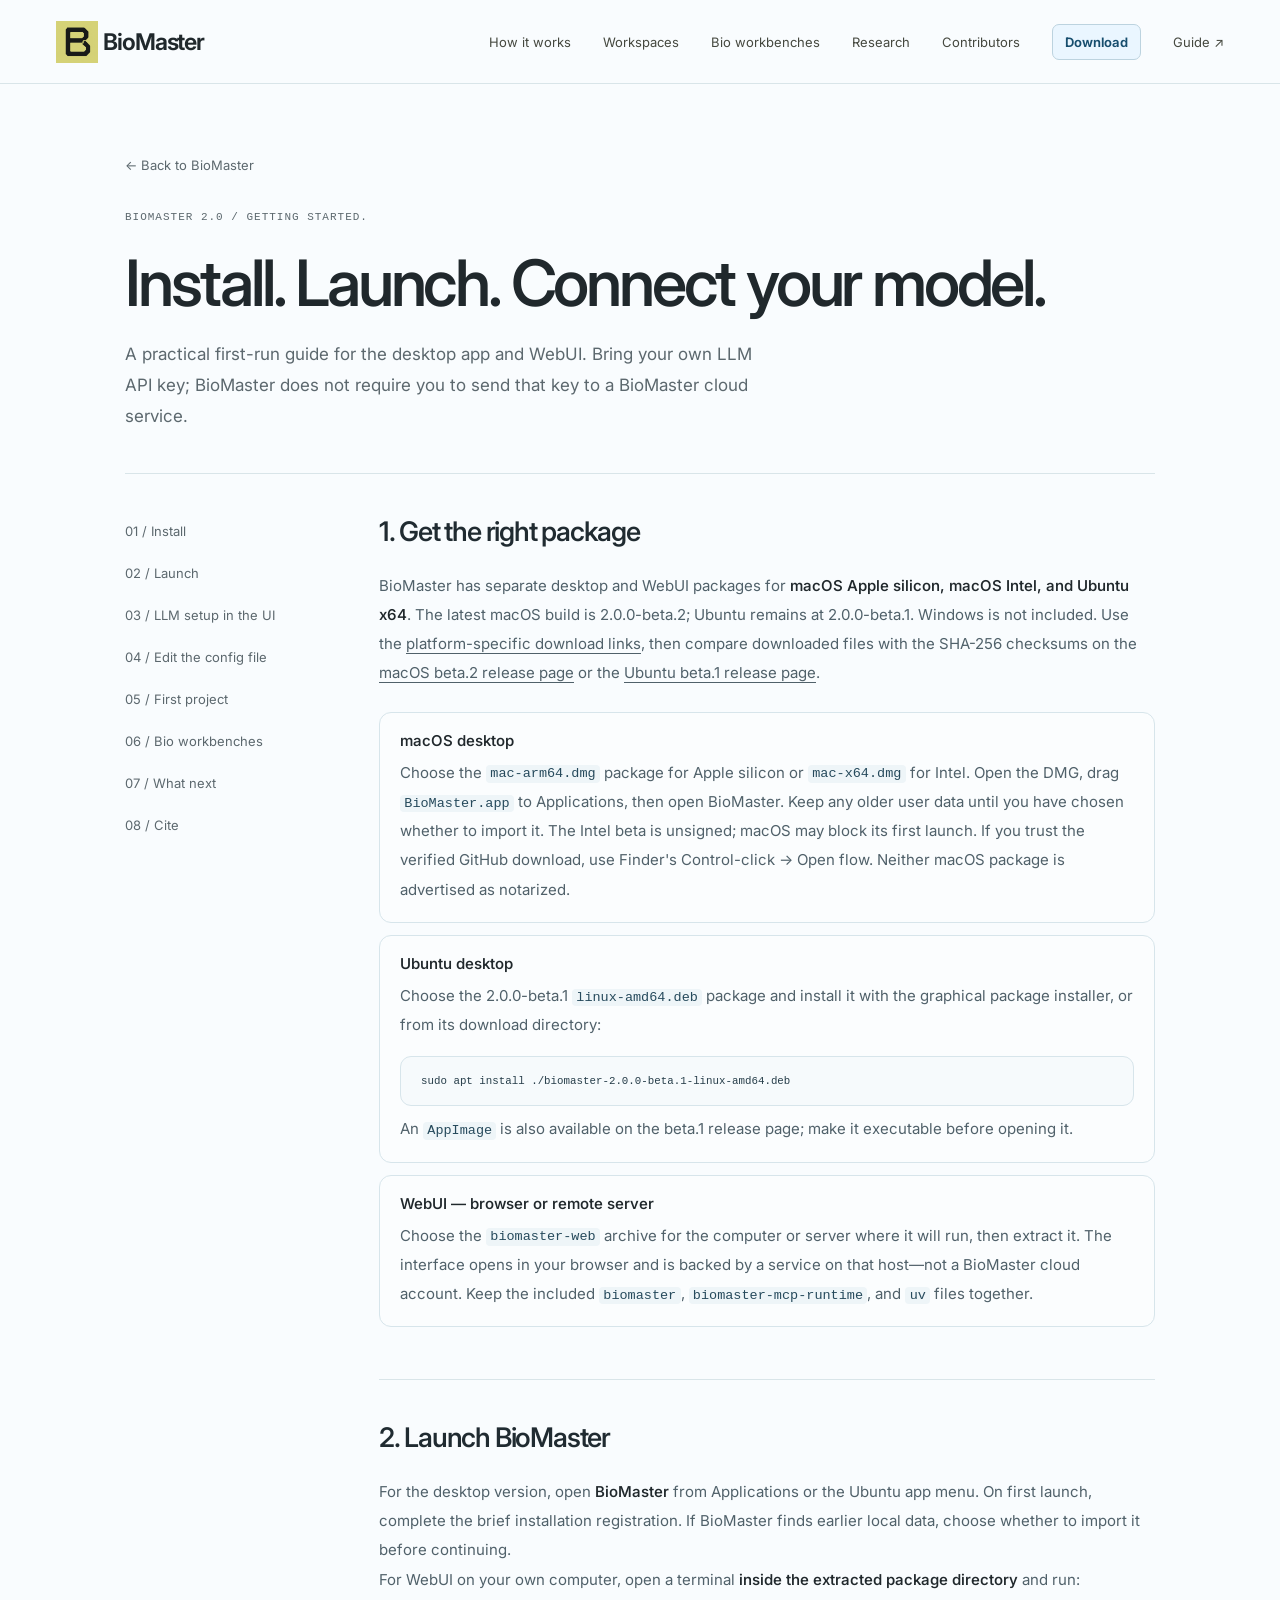
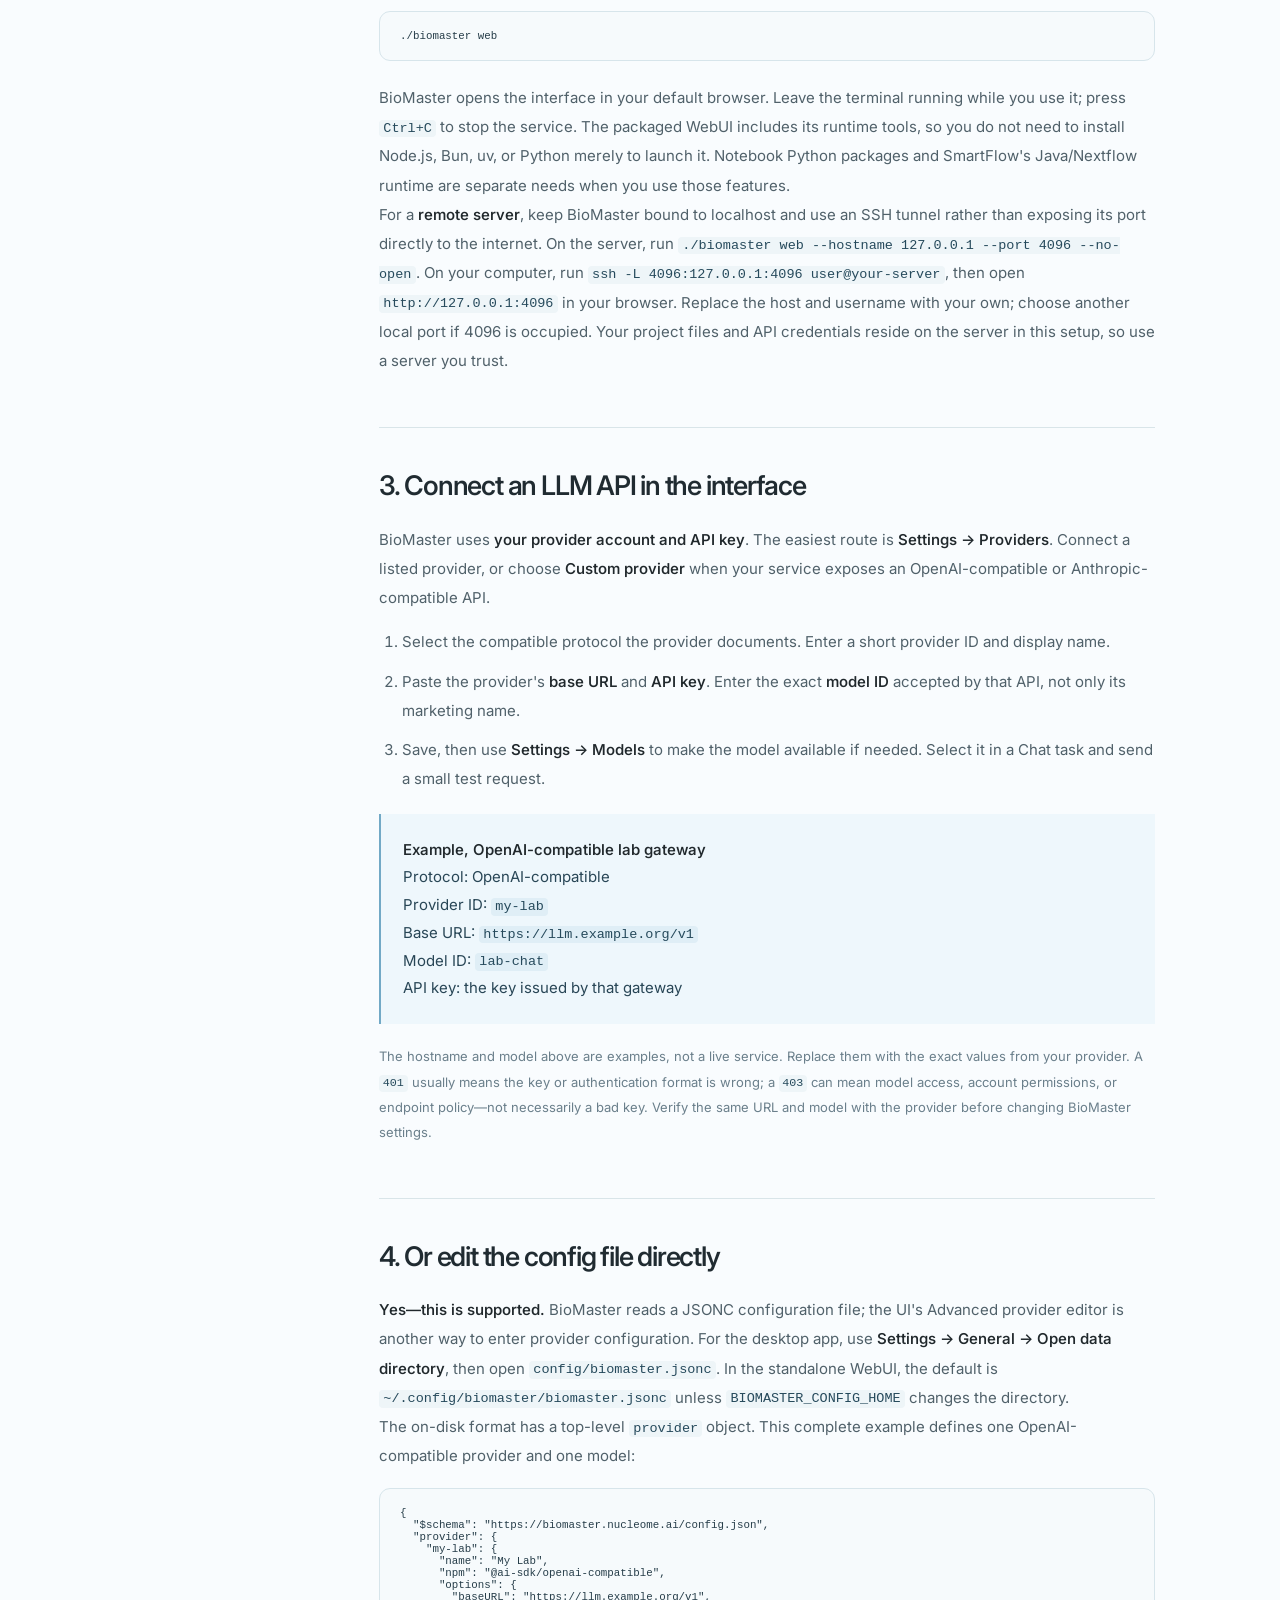
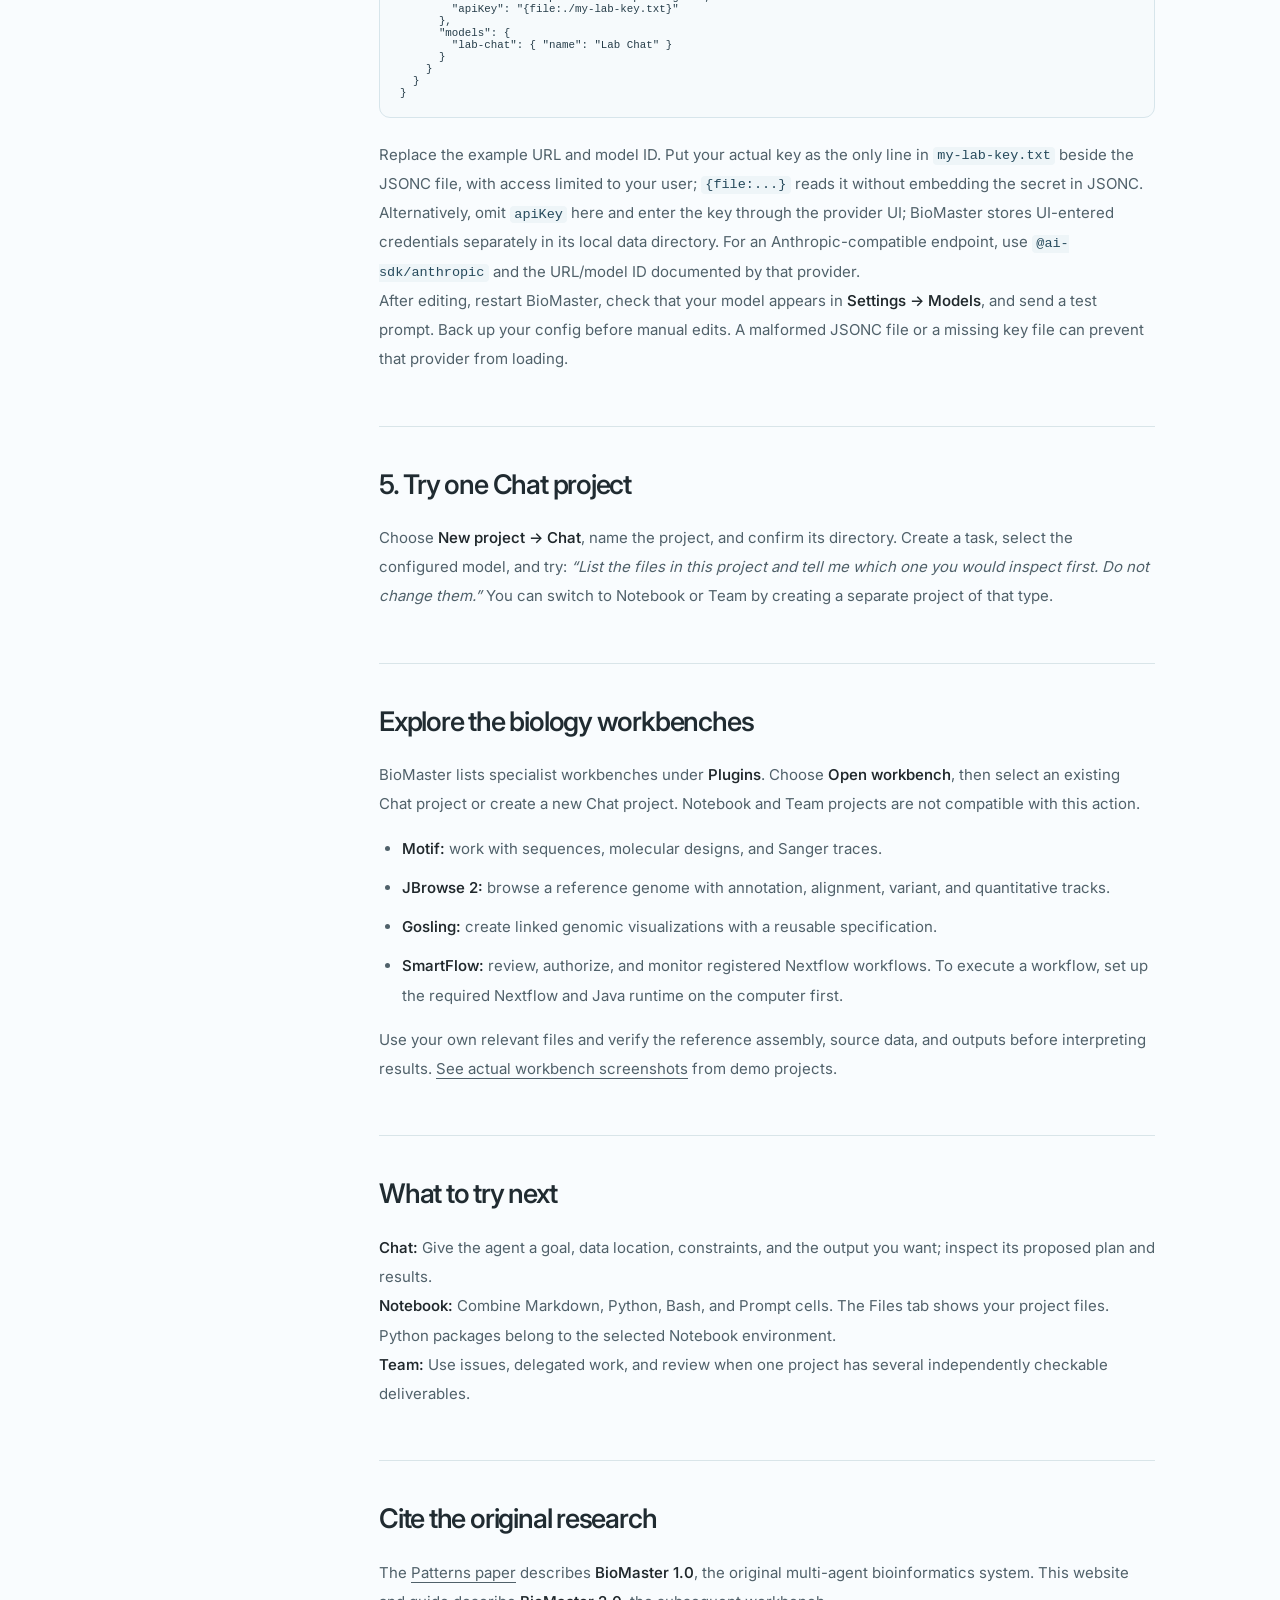
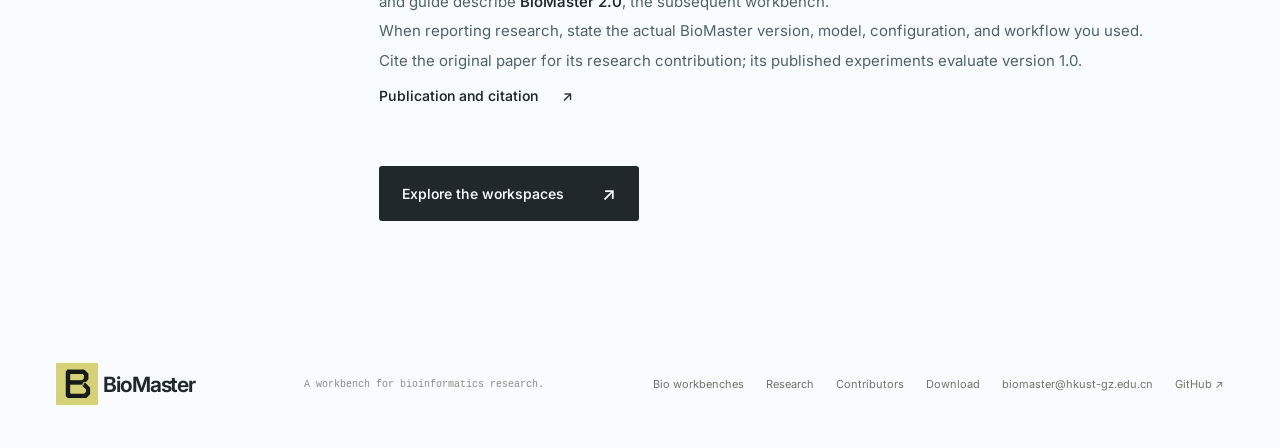
<file: guide.html>
<!doctype html>
<html lang="en">
<head>
  <meta charset="utf-8">
  <meta name="viewport" content="width=device-width, initial-scale=1">
  <meta name="theme-color" content="#EAF6FF">
  <meta name="description" content="Install BioMaster on macOS or Ubuntu, launch the desktop app or WebUI on your computer or a remote server, and connect your own LLM API through the UI or a config file.">
  <title>Getting started — BioMaster 2.0</title>
  <link rel="icon" type="image/png" href="./assets/app-icon.png">
  <link rel="stylesheet" href="./design-tokens.css">
  <link rel="stylesheet" href="./styles.css">
  <link rel="stylesheet" href="./brand.css">
  <link rel="stylesheet" href="./site-refresh.css?v=20260924-beta1">
  <script src="./site-config.js?v=20261002-beta2" defer></script>
  <script src="./script.js" defer></script>
</head>
<body>
  <a class="skip-link" href="#main">Skip to main content</a>
  <header class="site-header">
    <a class="brand" href="./index.html" aria-label="BioMaster home"><img src="./assets/app-icon.png" width="44" height="44" alt=""><span>BioMaster</span></a>
    <button class="menu-toggle" type="button" aria-controls="main-nav" aria-expanded="false"><span>Menu</span><span class="menu-lines" aria-hidden="true"></span></button>
    <nav class="main-nav" id="main-nav" aria-label="Main navigation"><a href="./index.html#system">How it works</a><a href="./index.html#workspace">Workspaces</a><a href="./index.html#bio-workbenches">Bio workbenches</a><a href="./index.html#research">Research</a><a href="./index.html#contributors">Contributors</a><a class="nav-download" href="./index.html#download">Download</a><a href="./guide.html" aria-current="page">Guide ↗</a></nav>
  </header>
  <main class="guide-main" id="main">
    <a class="guide-back" href="./index.html">← Back to BioMaster</a>
    <p class="eyebrow">BIOMASTER 2.0 / GETTING STARTED.</p>
    <h1 class="guide-title">Install. Launch. Connect your model.</h1>
    <p class="guide-intro">A practical first-run guide for the desktop app and WebUI. Bring your own LLM API key; BioMaster does not require you to send that key to a BioMaster cloud service.</p>
    <div class="guide-layout">
      <nav class="guide-toc" aria-label="On this page"><a href="#install">01 / Install</a><a href="#launch">02 / Launch</a><a href="#connect-ui">03 / LLM setup in the UI</a><a href="#connect-file">04 / Edit the config file</a><a href="#create">05 / First project</a><a href="#bio-workbenches">06 / Bio workbenches</a><a href="#next">07 / What next</a><a href="#cite">08 / Cite</a></nav>
      <article class="guide-article">
        <section id="install">
          <h2>1. Get the right package</h2>
          <p>BioMaster has separate desktop and WebUI packages for <strong>macOS Apple silicon, macOS Intel, and Ubuntu x64</strong>. The latest macOS build is 2.0.0-beta.2; Ubuntu remains at 2.0.0-beta.1. Windows is not included. Use the <a class="inline-link" href="./index.html#download">platform-specific download links</a>, then compare downloaded files with the SHA-256 checksums on the <a class="inline-link" href="https://github.com/biomasterai/biomaster/releases/tag/v2.0.0-beta.2" target="_blank" rel="noopener noreferrer">macOS beta.2 release page</a> or the <a class="inline-link" href="https://github.com/biomasterai/biomaster/releases/tag/v2.0.0-beta.1" target="_blank" rel="noopener noreferrer">Ubuntu beta.1 release page</a>.</p>
          <div class="guide-platforms">
            <div><strong>macOS desktop</strong><p>Choose the <code>mac-arm64.dmg</code> package for Apple silicon or <code>mac-x64.dmg</code> for Intel. Open the DMG, drag <code>BioMaster.app</code> to Applications, then open BioMaster. Keep any older user data until you have chosen whether to import it. The Intel beta is unsigned; macOS may block its first launch. If you trust the verified GitHub download, use Finder's Control-click → Open flow. Neither macOS package is advertised as notarized.</p></div>
            <div><strong>Ubuntu desktop</strong><p>Choose the 2.0.0-beta.1 <code>linux-amd64.deb</code> package and install it with the graphical package installer, or from its download directory:</p><pre><code>sudo apt install ./biomaster-2.0.0-beta.1-linux-amd64.deb</code></pre><p>An <code>AppImage</code> is also available on the beta.1 release page; make it executable before opening it.</p></div>
            <div><strong>WebUI — browser or remote server</strong><p>Choose the <code>biomaster-web</code> archive for the computer or server where it will run, then extract it. The interface opens in your browser and is backed by a service on that host—not a BioMaster cloud account. Keep the included <code>biomaster</code>, <code>biomaster-mcp-runtime</code>, and <code>uv</code> files together.</p></div>
          </div>
        </section>
        <section id="launch">
          <h2>2. Launch BioMaster</h2>
          <p>For the desktop version, open <strong>BioMaster</strong> from Applications or the Ubuntu app menu. On first launch, complete the brief installation registration. If BioMaster finds earlier local data, choose whether to import it before continuing.</p>
          <p>For WebUI on your own computer, open a terminal <strong>inside the extracted package directory</strong> and run:</p>
          <pre><code>./biomaster web</code></pre>
          <p>BioMaster opens the interface in your default browser. Leave the terminal running while you use it; press <code>Ctrl+C</code> to stop the service. The packaged WebUI includes its runtime tools, so you do not need to install Node.js, Bun, uv, or Python merely to launch it. Notebook Python packages and SmartFlow's Java/Nextflow runtime are separate needs when you use those features.</p>
          <p>For a <strong>remote server</strong>, keep BioMaster bound to localhost and use an SSH tunnel rather than exposing its port directly to the internet. On the server, run <code>./biomaster web --hostname 127.0.0.1 --port 4096 --no-open</code>. On your computer, run <code>ssh -L 4096:127.0.0.1:4096 user@your-server</code>, then open <code>http://127.0.0.1:4096</code> in your browser. Replace the host and username with your own; choose another local port if 4096 is occupied. Your project files and API credentials reside on the server in this setup, so use a server you trust.</p>
        </section>
        <section id="connect-ui">
          <h2>3. Connect an LLM API in the interface</h2>
          <p>BioMaster uses <strong>your provider account and API key</strong>. The easiest route is <strong>Settings → Providers</strong>. Connect a listed provider, or choose <strong>Custom provider</strong> when your service exposes an OpenAI-compatible or Anthropic-compatible API.</p>
          <ol><li>Select the compatible protocol the provider documents. Enter a short provider ID and display name.</li><li>Paste the provider's <strong>base URL</strong> and <strong>API key</strong>. Enter the exact <strong>model ID</strong> accepted by that API, not only its marketing name.</li><li>Save, then use <strong>Settings → Models</strong> to make the model available if needed. Select it in a Chat task and send a small test request.</li></ol>
          <div class="guide-example"><strong>Example, OpenAI-compatible lab gateway</strong><br>Protocol: OpenAI-compatible<br>Provider ID: <code>my-lab</code><br>Base URL: <code>https://llm.example.org/v1</code><br>Model ID: <code>lab-chat</code><br>API key: the key issued by that gateway</div>
          <p class="guide-note">The hostname and model above are examples, not a live service. Replace them with the exact values from your provider. A <code>401</code> usually means the key or authentication format is wrong; a <code>403</code> can mean model access, account permissions, or endpoint policy—not necessarily a bad key. Verify the same URL and model with the provider before changing BioMaster settings.</p>
        </section>
        <section id="connect-file">
          <h2>4. Or edit the config file directly</h2>
          <p><strong>Yes—this is supported.</strong> BioMaster reads a JSONC configuration file; the UI's Advanced provider editor is another way to enter provider configuration. For the desktop app, use <strong>Settings → General → Open data directory</strong>, then open <code>config/biomaster.jsonc</code>. In the standalone WebUI, the default is <code>~/.config/biomaster/biomaster.jsonc</code> unless <code>BIOMASTER_CONFIG_HOME</code> changes the directory.</p>
          <p>The on-disk format has a top-level <code>provider</code> object. This complete example defines one OpenAI-compatible provider and one model:</p>
          <pre><code>{
  "$schema": "https://biomaster.nucleome.ai/config.json",
  "provider": {
    "my-lab": {
      "name": "My Lab",
      "npm": "@ai-sdk/openai-compatible",
      "options": {
        "baseURL": "https://llm.example.org/v1",
        "apiKey": "{file:./my-lab-key.txt}"
      },
      "models": {
        "lab-chat": { "name": "Lab Chat" }
      }
    }
  }
}</code></pre>
          <p>Replace the example URL and model ID. Put your actual key as the only line in <code>my-lab-key.txt</code> beside the JSONC file, with access limited to your user; <code>{file:...}</code> reads it without embedding the secret in JSONC. Alternatively, omit <code>apiKey</code> here and enter the key through the provider UI; BioMaster stores UI-entered credentials separately in its local data directory. For an Anthropic-compatible endpoint, use <code>@ai-sdk/anthropic</code> and the URL/model ID documented by that provider.</p>
          <p>After editing, restart BioMaster, check that your model appears in <strong>Settings → Models</strong>, and send a test prompt. Back up your config before manual edits. A malformed JSONC file or a missing key file can prevent that provider from loading.</p>
        </section>
        <section id="create">
          <h2>5. Try one Chat project</h2>
          <p>Choose <strong>New project → Chat</strong>, name the project, and confirm its directory. Create a task, select the configured model, and try: <em>“List the files in this project and tell me which one you would inspect first. Do not change them.”</em> You can switch to Notebook or Team by creating a separate project of that type.</p>
        </section>
        <section id="bio-workbenches">
          <h2>Explore the biology workbenches</h2>
          <p>BioMaster lists specialist workbenches under <strong>Plugins</strong>. Choose <strong>Open workbench</strong>, then select an existing Chat project or create a new Chat project. Notebook and Team projects are not compatible with this action.</p>
          <ul><li><strong>Motif:</strong> work with sequences, molecular designs, and Sanger traces.</li><li><strong>JBrowse 2:</strong> browse a reference genome with annotation, alignment, variant, and quantitative tracks.</li><li><strong>Gosling:</strong> create linked genomic visualizations with a reusable specification.</li><li><strong>SmartFlow:</strong> review, authorize, and monitor registered Nextflow workflows. To execute a workflow, set up the required Nextflow and Java runtime on the computer first.</li></ul>
          <p>Use your own relevant files and verify the reference assembly, source data, and outputs before interpreting results. <a class="inline-link" href="./index.html#bio-workbenches">See actual workbench screenshots</a> from demo projects.</p>
        </section>
        <section id="next">
          <h2>What to try next</h2>
          <p id="chat"><strong>Chat:</strong> Give the agent a goal, data location, constraints, and the output you want; inspect its proposed plan and results.</p>
          <p id="notebook"><strong>Notebook:</strong> Combine Markdown, Python, Bash, and Prompt cells. The Files tab shows your project files. Python packages belong to the selected Notebook environment.</p>
          <p id="team"><strong>Team:</strong> Use issues, delegated work, and review when one project has several independently checkable deliverables.</p>
        </section>
        <section id="cite">
          <h2>Cite the original research</h2>
          <p>The <a class="inline-link" href="https://doi.org/10.1016/j.patter.2026.101611" target="_blank" rel="noopener noreferrer">Patterns paper</a> describes <strong>BioMaster 1.0</strong>, the original multi-agent bioinformatics system. This website and guide describe <strong>BioMaster 2.0</strong>, the subsequent workbench.</p>
          <p>When reporting research, state the actual BioMaster version, model, configuration, and workflow you used. Cite the original paper for its research contribution; its published experiments evaluate version 1.0.</p>
          <a class="text-link" href="./index.html#research">Publication and citation <span aria-hidden="true">↗</span></a>
        </section>
        <div class="guide-bottom"><a class="button button-dark" href="./index.html#workspace">Explore the workspaces <span aria-hidden="true">↗</span></a></div>
      </article>
    </div>
  </main>
  <footer class="site-footer section-wrap"><a class="brand" href="./index.html"><img src="./assets/app-icon.png" alt="" width="44" height="44"><span>BioMaster</span></a><p>A workbench for bioinformatics research.</p><div><a href="./index.html#bio-workbenches">Bio workbenches</a><a href="./index.html#research">Research</a><a href="./index.html#contributors">Contributors</a><a href="./index.html#download">Download</a><a href="mailto:biomaster@hkust-gz.edu.cn">biomaster@hkust-gz.edu.cn</a><a data-release-link="repository" hidden target="_blank" rel="noopener noreferrer">GitHub ↗</a></div></footer>
</body>
</html>
</file>
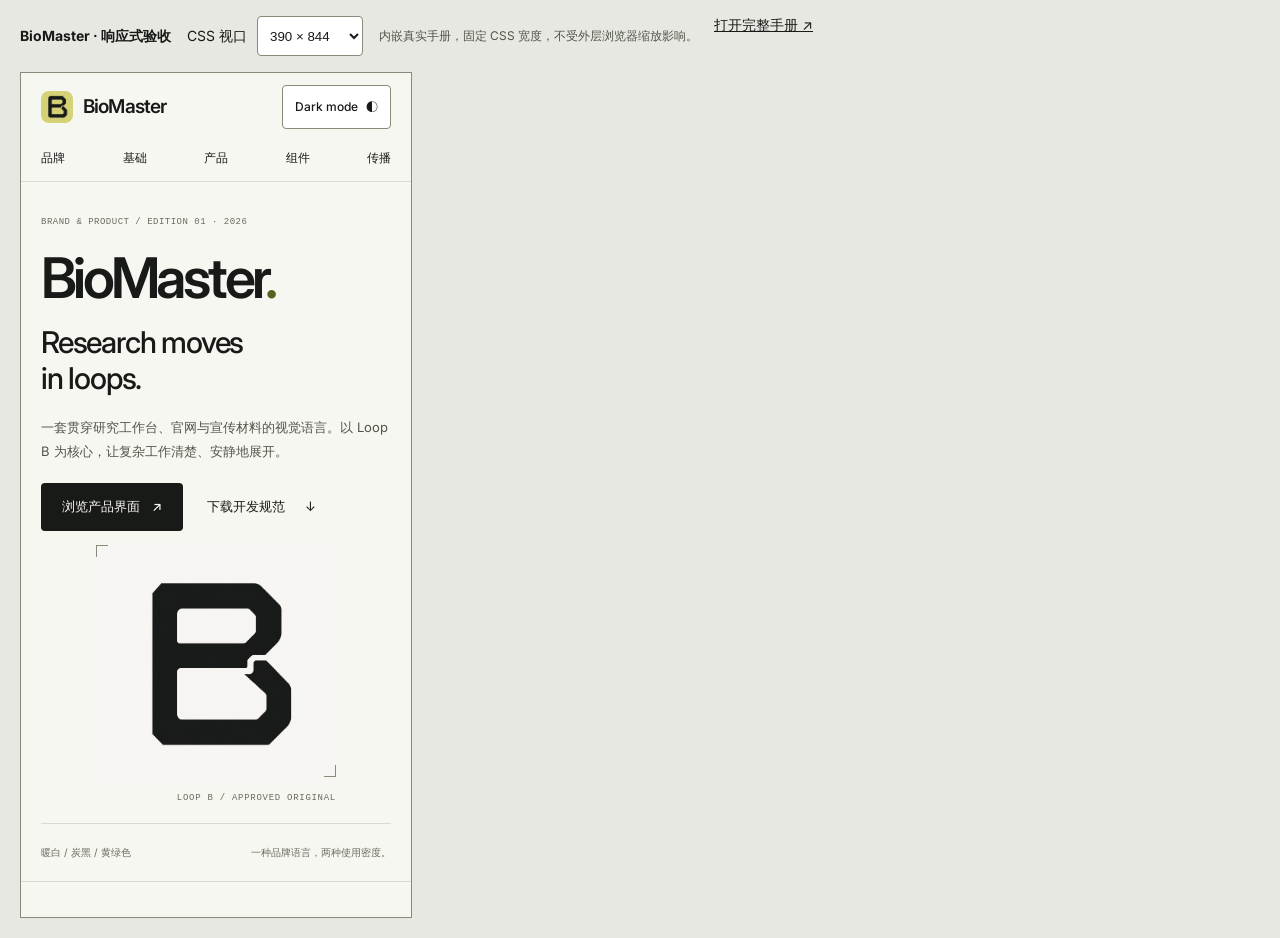
<file: brand-ui/responsive-check.html>
<!doctype html>
<html lang="zh-CN">
<head><meta charset="utf-8"><meta name="viewport" content="width=device-width,initial-scale=1"><title>BioMaster / Responsive check</title><link rel="stylesheet" href="./tokens.css"><style>body{margin:0;background:#e7e8e2;font:14px var(--bm-font-sans);color:#181a18}header{padding:16px 20px;display:flex;align-items:center;gap:16px;flex-wrap:wrap}select,a{color:inherit;min-height:40px}select{padding:8px;border:1px solid #858c7a;border-radius:4px;background:#fff}main{padding:0 20px 20px;overflow:auto}iframe{display:block;width:390px;height:844px;border:1px solid #858c7a;background:#f7f7f2;box-sizing:content-box}label{display:flex;gap:10px;align-items:center}span{font-size:12px;color:#51564b}</style></head>
<body><header><b>BioMaster · 响应式验收</b><label>CSS 视口 <select id="size"><option value="320">320 × 800</option><option value="390" selected>390 × 844</option><option value="768">768 × 1024</option><option value="1280">1280 × 900</option></select></label><span>内嵌真实手册，固定 CSS 宽度，不受外层浏览器缩放影响。</span><a href="./index.html">打开完整手册 ↗</a></header><main><iframe src="./index.html" title="BioMaster 视觉规范响应式预览" id="preview"></iframe></main><script>
document.getElementById("size").addEventListener("change",event=>{
const frame=document.getElementById("preview");
frame.style.width=event.target.value+"px";
frame.style.height=({"320":800,"390":844,"768":1024,"1280":900})[event.target.value]+"px";
});
</script></body></html>
</file>
<file: design-tokens.css>
/* Generated by build.py. Import before components.css. */

@font-face { font-family: "Inter"; src: url("./assets/Inter.ttf") format("truetype"); font-weight: 100 900; font-style: normal; font-display: swap; }

:root {
  --bm-space-4: 4px;
  --bm-space-8: 8px;
  --bm-space-12: 12px;
  --bm-space-16: 16px;
  --bm-space-24: 24px;
  --bm-space-32: 32px;
  --bm-space-48: 48px;
  --bm-space-64: 64px;
  --bm-space-96: 96px;
  --bm-radius-sm: 4px;
  --bm-radius-md: 8px;
  --bm-radius-lg: 12px;
  --bm-control-sm: 32px;
  --bm-control-md: 40px;
  --bm-control-lg: 48px;
  --bm-touch: 44px;
  --bm-font-caption: 12px;
  --bm-font-body: 14px;
  --bm-font-reading: 16px;
  --bm-font-subtitle: 20px;
  --bm-font-title: 28px;
  --bm-font-section: 40px;
  --bm-font-display: 80px;
  --bm-sidebar: 224px;
  --bm-inspector: 288px;
  --bm-topbar: 56px;
  --bm-content-max: 1280px;
  --bm-motion-fast: 120ms;
  --bm-motion-normal: 180ms;
  --bm-motion-enter: 320ms;
  --bm-motion-ease: cubic-bezier(.22,1,.36,1);
  --bm-font-sans: "Inter", -apple-system, BlinkMacSystemFont, "Segoe UI", "PingFang SC", "Microsoft YaHei", sans-serif;
  --bm-font-mono: ui-monospace, "SFMono-Regular", Consolas, "Liberation Mono", monospace;
}

:root, [data-theme="light"] {
  color-scheme: light;
  --bm-canvas: #F7F7F2;
  --bm-surface: #FFFFFF;
  --bm-subtle: #EEEFE7;
  --bm-raised: #FFFFFF;
  --bm-text: #181A18;
  --bm-secondary: #51564B;
  --bm-muted: #666D5E;
  --bm-line: #D8DBD1;
  --bm-control: #858C7A;
  --bm-accent: #DCDE8D;
  --bm-accent-hover: #D0D477;
  --bm-on-accent: #181A18;
  --bm-accent-ink: #59611F;
  --bm-selected: #EFF0D9;
  --bm-focus: #657023;
  --bm-primary: #181A18;
  --bm-primary-hover: #30362A;
  --bm-on-primary: #F7F7F2;
  --bm-success: #2C684C;
  --bm-success-bg: #E7F1EA;
  --bm-warning: #805916;
  --bm-warning-bg: #F6EDDA;
  --bm-danger: #AB3D33;
  --bm-danger-bg: #F9EBE6;
  --bm-info: #365F87;
  --bm-info-bg: #E8EEF5;
  --bm-plot-1: #59611F;
  --bm-plot-2: #365F87;
  --bm-plot-3: #8A4770;
  --bm-plot-4: #8B5A2B;
}

[data-theme="dark"] {
  color-scheme: dark;
  --bm-canvas: #181A18;
  --bm-surface: #20231F;
  --bm-subtle: #292D26;
  --bm-raised: #30352C;
  --bm-text: #F1F2EA;
  --bm-secondary: #CBD0C1;
  --bm-muted: #A3AB98;
  --bm-line: #3D4437;
  --bm-control: #79846D;
  --bm-accent: #DCDE8D;
  --bm-accent-hover: #ECEEAD;
  --bm-on-accent: #181A18;
  --bm-accent-ink: #DCDE8D;
  --bm-selected: #343923;
  --bm-focus: #DCDE8D;
  --bm-primary: #DCDE8D;
  --bm-primary-hover: #ECEEAD;
  --bm-on-primary: #181A18;
  --bm-success: #9AD5AF;
  --bm-success-bg: #253C2E;
  --bm-warning: #E7C785;
  --bm-warning-bg: #3F3420;
  --bm-danger: #F0A49A;
  --bm-danger-bg: #462925;
  --bm-info: #A3C6E8;
  --bm-info-bg: #253747;
  --bm-plot-1: #DCDE8D;
  --bm-plot-2: #A3C6E8;
  --bm-plot-3: #D7A7CA;
  --bm-plot-4: #E2B98E;
}

@media (prefers-reduced-motion: reduce) { :root { --bm-motion-fast: 0ms; --bm-motion-normal: 0ms; --bm-motion-enter: 0ms; } }
</file>
<file: styles.css>
@charset "UTF-8";
:root{--paper:#f7f7f2;--ink:#181a18;--muted:#646760;--acid:#dcde8d;--line:#d8dbd1;--white:#fff;--mono:ui-monospace,SFMono-Regular,Consolas,"Liberation Mono",monospace;--ease:cubic-bezier(.22,1,.36,1)}
*{box-sizing:border-box}html{scroll-behavior:smooth;scroll-padding-top:95px}body{margin:0;color:var(--ink);background:var(--paper);font-family:Inter,-apple-system,BlinkMacSystemFont,"Segoe UI","PingFang SC","Microsoft YaHei",sans-serif;-webkit-font-smoothing:antialiased}button,a{-webkit-tap-highlight-color:transparent}a{color:inherit;text-decoration:none}button{font:inherit}button,a{touch-action:manipulation}button{color:inherit}button:focus-visible,a:focus-visible,[tabindex="0"]:focus-visible{outline:3px solid #727730;outline-offset:6px}img,svg{max-width:100%}button{cursor:pointer}button:disabled{cursor:default}[hidden]{display:none!important}::selection{color:var(--ink);background:var(--acid)}p,h1,h2,h3,h4{margin:0}p{line-height:1.8}h2{font-size:clamp(32px,3.5vw,52px);font-weight:560;line-height:1.35;letter-spacing:-.045em}h3{font-weight:550;letter-spacing:-.025em}small{font-size:12px}.section-wrap{width:min(1240px,calc(100% - 112px));margin-inline:auto}.eyebrow,.section-kicker,.panel-caption,.cell-type,.demo-label,.trace-top,.closing-rule{font-family:var(--mono);font-size:11px;font-weight:500;letter-spacing:.09em;line-height:1.6}.eyebrow{color:var(--muted)}.section-kicker{display:flex;align-items:center;justify-content:space-between;color:var(--muted);padding-bottom:32px;border-bottom:1px solid var(--line)}.section-heading{display:flex;align-items:end;justify-content:space-between;gap:40px;margin:48px 0}.section-heading>p{font-size:16px;color:var(--muted)}.text-link{display:inline-flex;align-items:center;gap:24px;font-size:14px;font-weight:550;padding:12px 0}.text-link span{transition:transform .25s var(--ease)}.text-link:hover span{transform:translate(3px,-3px)}.button{display:inline-flex;align-items:center;justify-content:space-between;gap:38px;min-height:52px;padding:16px 22px;font-size:14px;font-weight:550;border:1px solid transparent;border-radius:3px;transition:background .2s,transform .2s,box-shadow .2s}.button-dark{background:var(--ink);color:var(--paper)}.button-dark:hover{background:#34382b;transform:translateY(-2px);box-shadow:0 4px 0 #181a1812}.button span{font-size:18px}.skip-link{position:fixed;top:-80px;left:20px;z-index:100;padding:12px 20px;background:var(--ink);color:var(--white)}.skip-link:focus{top:12px}
.site-header{height:84px;display:flex;align-items:center;justify-content:space-between;padding:0 56px;border-bottom:1px solid var(--line);position:relative;z-index:30;background:var(--paper)}.brand{display:inline-flex;align-items:center;gap:5px;flex-shrink:0}.brand img{width:42px;height:42px;mix-blend-mode:multiply}.brand>span{font-size:23px;font-weight:650;letter-spacing:-1.1px}.main-nav{display:flex;align-items:center;gap:32px}.main-nav a{font-size:13px;color:#45483f;white-space:nowrap;transition:color .2s}.main-nav a:hover{color:#7e8428}.main-nav a:nth-child(4){margin-left:12px}.repo-link{border-left:1px solid var(--line);padding-left:25px}.menu-toggle{display:none}
.hero{position:relative;overflow:hidden;border-bottom:1px solid var(--line)}.hero-inner{width:min(1328px,calc(100% - 112px));min-height:calc(100svh - 151px);margin:auto;display:grid;grid-template-columns:1.13fr 1fr;align-items:center;gap:16px;padding:32px 0}.hero-copy{position:relative;z-index:2}.hero .eyebrow{font-size:10px;letter-spacing:.09em;display:flex;align-items:center;gap:9px;margin-bottom:22px}.status-dot{width:6px;height:6px;display:inline-block;border-radius:50%;background:#949938;flex-shrink:0}.hero h1{font-family:Arial,Helvetica,sans-serif;font-size:clamp(66px,7.7vw,116px);line-height:1;letter-spacing:-.075em;font-weight:600;white-space:nowrap;margin-left:-5px;margin-bottom:26px}.brand-period{color:#989e40}.hero h2{font-size:clamp(28px,3.1vw,43px);line-height:1.42;font-weight:520;letter-spacing:-.035em}.hero-description{color:var(--muted);font-size:15px;line-height:1.85;margin-top:22px}.hero-actions{display:flex;align-items:center;gap:30px;margin-top:29px}.hero-art{position:relative;aspect-ratio:1;width:min(100%,calc(100svh - 240px));max-width:560px;justify-self:end;isolation:isolate;background:var(--paper)}.hero-mark{position:absolute;width:83%;height:83%;top:8.5%;left:8.5%;mix-blend-mode:multiply;z-index:2}.art-grid{position:absolute;inset:-35px;background-image:radial-gradient(#b9bdae 1px,transparent 1px);background-size:18px 18px;mask-image:radial-gradient(ellipse,#0008 15%,transparent 69%);z-index:-1}.hero-orbit{position:absolute;inset:0;width:100%;height:100%;overflow:visible;z-index:3}.orbit-track{stroke:#c5c9b8;stroke-width:1}.orbit-flow{stroke:#9a9f45;stroke-width:2;stroke-dasharray:44 1656;animation:orbit 15s linear infinite;stroke-linecap:round}.orbit-cross{stroke:#9a9f87;stroke-width:1}.orbit-label{font-family:var(--mono);font-size:9px;letter-spacing:.04em;position:absolute;background:var(--paper);padding:5px 8px;z-index:4;color:#737965}.orbit-label-top{top:8.8%;left:43%}.orbit-label-bottom{bottom:8.4%;left:40%}.orbit-label-left{top:49%;left:1%;writing-mode:vertical-rl;transform:rotate(180deg)}.orbit-label-right{top:40%;right:1%;writing-mode:vertical-rl}.art-coordinate{position:absolute;font-family:var(--mono);font-size:10px;right:0;bottom:0;color:#8d9285}.hero-foot{margin:0 56px;border-top:1px solid var(--line);min-height:66px;display:flex;align-items:center;justify-content:space-between;color:var(--muted);gap:20px;font-family:var(--mono);font-size:11px}.hero-foot a{font-size:10px;letter-spacing:.07em}.hero-foot a span{margin-left:24px;font-size:19px;color:var(--ink)}.hero-enter{animation:enter .9s var(--ease) both}.hero-copy>:nth-child(2){animation-delay:.06s}.hero-copy>:nth-child(3){animation-delay:.12s}.hero-copy>:nth-child(4){animation-delay:.18s}.hero-copy>:nth-child(5){animation-delay:.24s}.hero-art{animation-delay:.18s}@keyframes enter{from{opacity:0;transform:translateY(18px)}to{opacity:1;transform:translateY(0)}}@keyframes orbit{to{stroke-dashoffset:-1700}}
.loop-section{background:var(--ink);color:var(--paper);padding:78px 0 74px}.loop-section .section-kicker{color:#b6baa9;border-color:#3c4036}.loop-heading{display:grid;grid-template-columns:1.1fr 1fr;gap:65px;margin:46px 0 53px;align-items:end}.loop-heading>p{color:#b3b7aa;font-size:15px}.loop-controls{display:grid;grid-template-columns:repeat(4,1fr)}.loop-step{display:flex;align-items:center;gap:16px;text-align:left;border:0;border-top:1px solid #555947;border-right:1px solid #3c4036;background:transparent;padding:23px 22px 26px;position:relative;transition:background .3s,color .3s;min-height:100px}.loop-step:first-child{border-left:1px solid #3c4036}.loop-step[aria-selected="true"]{background:var(--acid);color:var(--ink);border-color:var(--acid)}.loop-step[aria-selected="false"]:hover{background:#2d3127}.loop-step strong{display:block;font-size:17px;font-weight:500}.loop-step small{display:block;font-family:var(--mono);font-size:10px;letter-spacing:.06em;margin-top:6px;color:#aeb39c}.loop-step[aria-selected="true"] small{color:#616636}.step-number{font-size:12px;font-family:var(--mono);align-self:flex-start;margin-top:3px;opacity:.55}.step-arrow{margin-left:auto;opacity:.7;font-size:20px}.loop-return{display:flex;align-items:center;gap:18px;color:#8d937f;padding:14px 12px 14px 0;position:relative}.loop-return>span:first-child{height:1px;background:#484d3e;flex:1}.loop-return p{font-size:11px;letter-spacing:.08em}.loop-return>span:last-child{font-size:24px;line-height:1}.loop-panel{min-height:164px;background:#22251f;display:grid;grid-template-columns:1fr 1.9fr .4fr;align-items:center;gap:30px;padding:34px 30px;border-left:2px solid var(--acid);animation:panel-in .3s var(--ease)}.panel-caption{color:#9da38c;font-size:10px;max-width:170px}.loop-panel h3{font-size:24px;margin-bottom:10px}.loop-panel p{font-size:14px;color:#b7bdae;max-width:550px;line-height:1.9}.panel-glyph{font-family:var(--mono);font-size:60px;color:#797f62;justify-self:end}.loop-section button:focus-visible{outline-color:var(--acid)}@keyframes panel-in{from{opacity:.5;transform:translateY(5px)}to{opacity:1;transform:translateY(0)}}
.workspace-section{padding-block:90px 100px}.mode-tabs{display:grid;grid-template-columns:repeat(3,1fr);border-bottom:1px solid var(--line);gap:28px}.mode-tabs button{display:flex;gap:12px;align-items:center;text-align:left;background:none;border:0;border-bottom:3px solid transparent;padding:19px 0 22px;margin-bottom:-1px;transition:border .25s,color .25s;min-width:0;color:#83887c}.mode-tabs button[aria-selected="true"]{color:var(--ink);border-bottom-color:var(--ink)}.mode-tabs button:hover{color:var(--ink)}.mode-tabs strong{font-size:22px;letter-spacing:-.06em;font-weight:600}.mode-index{font-family:var(--mono);font-size:10px;align-self:flex-start;margin-top:4px;opacity:.7}.mode-tabs button>span:nth-of-type(2){font-size:11px;margin-left:auto}.mode-arrow{font-size:18px}.mode-panel{display:grid;grid-template-columns:.75fr 1.25fr;gap:70px;align-items:center;padding-top:45px;min-height:480px;animation:panel-in .4s var(--ease)}.mode-copy .eyebrow{font-size:10px;letter-spacing:.07em;margin-bottom:20px}.mode-copy h3{font-size:32px;line-height:1.5;letter-spacing:-.035em;margin-bottom:22px}.mode-copy>p:not(.eyebrow){font-size:15px;line-height:1.95;color:var(--muted);max-width:315px}.mode-copy .text-link{margin-top:20px;border-bottom:1px solid #858974;padding-bottom:10px;font-size:13px}.product-demo{background:#fefefa;border:1px solid #cfd3c5;box-shadow:0 14px 45px -28px #33392b44;border-radius:7px;min-width:0;overflow:hidden}.demo-top{height:49px;border-bottom:1px solid #e0e3d8;padding:0 21px;display:flex;justify-content:space-between;align-items:center;gap:10px;background:#eeefe7}.demo-project{font-size:11px;color:#515848;display:flex;align-items:center;gap:8px}.project-dot{width:7px;height:7px;background:#9fa548;border-radius:2px}.demo-label{font-family:inherit;font-size:10px;color:#767c6b;letter-spacing:0}.chat-body{padding:28px 25px 21px}.chat-message{background:#e9eccf;padding:12px 17px;font-size:13px;border-radius:7px 7px 0 7px;margin-left:auto;width:fit-content;line-height:1.8}.agent-answer{margin:28px 0 25px;display:flex;gap:11px}.agent-answer img{mix-blend-mode:multiply;flex-shrink:0;margin-top:-2px}.agent-answer strong{font-size:13px;font-weight:550}.agent-answer p{color:#6c7362;font-size:12px;line-height:1.85;margin-top:6px}.demo-tool{display:flex;gap:10px;color:#7b826e;font-size:11px;margin-top:13px}.demo-tool+.demo-tool{margin-top:8px}.demo-tool code{font-family:var(--mono);font-size:11px}.demo-input{display:flex;justify-content:space-between;border:1px solid #d4d9c8;border-radius:5px;padding:12px 14px;color:#818878;font-size:12px;align-items:center}.demo-input span:last-child{background:#dce18d;color:#484e22;padding:0 7px;border-radius:3px;font-size:17px;line-height:24px}.demo-foot{display:flex;align-items:center;justify-content:space-between;gap:16px;padding:12px 21px;border-top:1px solid #e0e3d8;font-size:10px;color:#717862;background:#f6f7ef}.demo-foot span{color:#8a907e;white-space:nowrap}.notebook-body{padding:20px 24px}.cell{border-left:2px solid #d7dcce;padding:0 0 12px 15px;margin-bottom:12px}.cell-type{color:#85906d;font-size:9px;letter-spacing:.05em}.cell h4{font-size:14px;font-weight:550;margin:8px 0 5px}.cell p{font-size:11px;color:#737b66}.code-cell{padding-top:10px;border-top:1px solid #e3e7da}.code-cell pre{font-family:var(--mono);font-size:11px;line-height:1.85;margin:8px 0 14px;white-space:pre-wrap;color:#4e553e}.code-comment{color:#919984}.demo-chart{display:block;width:100%;height:75px}.chart-grid{fill:none;stroke:#e8ebde;stroke-width:1}.chart-line{fill:none;stroke:#848d3d;stroke-width:2}.chart-points{fill:#929c49}.prompt-cell{background:#eef0d8;padding:8px 14px;border-radius:3px}.prompt-cell p{font-size:12px;color:#5f684b;margin-top:4px}.team-body{padding:23px 21px;min-height:336px}.team-goal h4{font-size:13px;margin:9px 0 22px;font-weight:550}.issue-board{display:grid;grid-template-columns:repeat(3,1fr);gap:10px}.issue-column{min-width:0}.issue-column>p{font-size:10px;color:#7c846d;display:flex;align-items:center;gap:7px;margin-bottom:10px}.issue-column i{width:5px;height:5px;border:1px solid #9ba387;border-radius:50%}.issue-column:nth-child(2) i{background:#a7af60}.issue-card{padding:13px 10px;background:#f1f3e8;border:1px solid #e0e5d4;border-radius:4px;min-height:114px}.issue-card>span{font-size:9px;font-family:var(--mono);color:#929b80}.issue-card strong{display:block;font-size:12px;margin:11px 0 16px;font-weight:550;line-height:1.5}.issue-card small{font-size:10px;color:#7d876a}.team-review{display:flex;align-items:center;gap:9px;margin-top:30px;color:#828c6b}.team-review p{font-size:11px;line-height:1.65}
.continuity-section{padding:80px 0 96px;background:#eff0e8;border-block:1px solid #e0e3d7}.continuity-layout{display:grid;grid-template-columns:1fr 1fr;gap:120px;align-items:center;padding-top:48px}.section-intro{color:var(--muted);font-size:15px;margin-top:20px;margin-bottom:30px}.principle{display:flex;gap:18px;padding:19px 0;border-top:1px solid #d2d7c7}.principle>span{font-family:var(--mono);font-size:10px;color:#7f876f;margin-top:4px}.principle h3{font-size:16px;line-height:1.5}.principle p{font-size:13px;color:#777e6c;margin-top:6px}.trace-visual{padding:28px 28px 24px;border:1px solid #c4cbb6;background:#f8f9f2;position:relative}.trace-visual:before,.trace-visual:after{content:"";width:9px;height:9px;position:absolute;border:solid #899374}.trace-visual:before{top:-1px;left:-1px;border-width:1px 0 0 1px}.trace-visual:after{bottom:-1px;right:-1px;border-width:0 1px 1px 0}.trace-top{display:flex;justify-content:space-between;gap:12px;font-size:9px;color:#8b937c;letter-spacing:.05em;padding-bottom:24px}.trace-caption{font-family:inherit;letter-spacing:0}.trace-folder{display:flex;align-items:center;gap:13px;font-family:var(--mono);font-size:19px;padding:0 0 27px;color:#566047}.file-row{padding:19px 0;border-top:1px solid #dfe4d4;display:flex;align-items:center;justify-content:space-between;gap:10px}.file-row>div{display:flex;align-items:center;gap:12px;font-family:var(--mono);font-size:13px}.file-extension{font-size:9px;width:30px;height:35px;border:1px solid #ced6bf;display:flex;align-items:center;justify-content:center;color:#8a9578}.file-row small{display:block;font-family:-apple-system,BlinkMacSystemFont,"PingFang SC",sans-serif;font-size:10px;color:#929b83;margin-top:6px}.file-status{font-size:10px;display:flex;align-items:center;gap:5px;white-space:nowrap;color:#6a784b}.file-status i{width:4px;height:4px;border-radius:50%;background:#8a9c57}.file-status.outdated{color:#878768}.file-status.outdated i{background:transparent;border:1px solid #909075}.trace-link{padding-top:24px;border-top:1px solid #dfe4d4;display:flex;gap:13px;color:#7a8665}.trace-link>span{font-size:24px}.trace-link p{font-size:12px}.trace-note{font-size:10px;line-height:1.8;color:#919b80;margin-top:24px}
.closing{background:var(--acid);padding:67px 0 38px}.closing .eyebrow{color:#737647;font-size:10px}.closing-layout{display:flex;justify-content:space-between;align-items:end;gap:40px;margin:26px 0 50px}.closing h2{font-size:clamp(36px,4.2vw,60px);font-weight:550;line-height:1.38}.closing-layout>div{min-width:250px}.closing-layout p{color:#62663b;font-size:15px;margin-bottom:22px}.closing-rule{border-top:1px solid #b9bf76;padding-top:23px;display:flex;justify-content:space-between;color:#6f7441;font-size:10px;letter-spacing:.12em}.closing-rule span:nth-child(even){color:#8b904f}.site-footer{display:flex;align-items:center;justify-content:space-between;gap:24px;min-height:127px;padding:30px 0}.site-footer .brand span{font-size:21px}.site-footer>p{font-family:var(--mono);font-size:10px;color:#8a8e81;line-height:1.5}.site-footer>div{display:flex;gap:22px}.site-footer>div a{font-size:11px;color:#6e7564}.site-footer a:hover{color:#7d842e}.noscript-note{text-align:center;padding:20px;font-size:13px;background:var(--acid)}.reveal{transition:transform .75s var(--ease),opacity .75s var(--ease)}.reveal.is-pending{opacity:0;transform:translateY(18px)}
.guide-main{max-width:1030px;width:calc(100% - 112px);margin:auto;padding:70px 0 100px}.guide-back{font-size:13px;color:var(--muted);display:inline-block;margin-bottom:36px}.guide-title{font-size:clamp(38px,5vw,64px);font-weight:550;letter-spacing:-.05em;line-height:1.2;margin:18px 0}.guide-intro{font-size:17px;color:var(--muted);max-width:640px;margin-bottom:42px}.guide-layout{display:grid;grid-template-columns:190px 1fr;gap:64px;border-top:1px solid var(--line);padding-top:40px}.guide-toc{align-self:start;position:sticky;top:30px;display:flex;flex-direction:column;gap:8px}.guide-toc a{font-size:13px;padding:9px 0;color:var(--muted)}.guide-toc a:hover{color:var(--ink)}.guide-article section+section{margin-top:52px;padding-top:40px;border-top:1px solid var(--line)}.guide-article h2{font-size:27px;margin-bottom:20px}.guide-article h3{font-size:18px;margin:26px 0 12px}.guide-article p,.guide-article li{font-size:15px;line-height:1.95;color:#5d6555}.guide-article ol,.guide-article ul{padding-left:23px;margin:15px 0}.guide-article li+li{margin-top:10px}.guide-example{padding:22px;background:#edefdb;border-left:2px solid #b7c164;margin:20px 0;line-height:1.85;font-size:15px;color:#535d40}.guide-article strong{color:var(--ink);font-weight:550}.guide-note{font-size:13px!important;color:#7c856e!important;margin-top:20px}.guide-chip{font-family:var(--mono);font-size:10px;background:#e4e8d6;padding:4px 8px;border-radius:2px;margin-right:8px}.guide-bottom{margin-top:50px}.guide-bottom .button{color:var(--paper)}
.release-copy{max-width:400px}.release-copy .release-status{font-size:12px;margin:0 0 18px;display:flex;align-items:center;gap:8px}.release-actions{display:flex;align-items:center;gap:12px;flex-wrap:wrap}.release-actions .button{gap:26px}.inline-link{text-decoration:underline;text-underline-offset:4px}
@media(min-width:1500px){.hero-inner{min-height:calc(100svh - 151px)}.hero-art{max-width:600px}.hero h1{font-size:126px}}
@media(max-width:1100px){.site-header{padding-inline:32px}.section-wrap,.hero-inner{width:calc(100% - 64px)}.main-nav{gap:21px}.main-nav a{font-size:12px}.hero-inner{min-height:calc(100svh - 151px);gap:0}.hero h1{font-size:clamp(64px,8vw,90px)}.hero .eyebrow{font-size:8px}.hero-foot{margin-inline:32px}.hero-description{font-size:14px}.hero-art{min-width:0}.orbit-label{font-size:8px}.loop-heading{gap:40px}.loop-heading p br{display:none}.loop-step{padding:20px 15px;gap:10px}.step-arrow{font-size:17px}.loop-step strong{font-size:15px}.mode-tabs button>span:nth-of-type(2){display:none}.mode-arrow{margin-left:auto}.mode-panel{gap:38px;grid-template-columns:.78fr 1.22fr}.mode-copy h3{font-size:29px}.mode-copy>p:not(.eyebrow){font-size:14px}.continuity-layout{gap:65px}.site-footer{flex-wrap:wrap}.site-footer>p{display:none}.guide-main{width:calc(100% - 64px)}}
@media(max-width:760px){html{scroll-padding-top:30px}.site-header{height:72px;padding-inline:22px}.brand>span{font-size:21px}.brand img{width:36px;height:36px}.menu-toggle{display:flex;align-items:center;gap:15px;background:none;border:0;min-height:44px;padding:8px 0 8px 16px;font-size:12px;position:relative;z-index:31}.menu-lines{position:relative;width:18px;height:12px;border-top:1px solid var(--ink);border-bottom:1px solid var(--ink)}.menu-lines:after{content:"";position:absolute;top:5px;left:0;width:18px;border-top:1px solid var(--ink)}.main-nav{display:none;position:absolute;top:71px;left:0;right:0;padding:20px 28px 26px;background:var(--paper);border-bottom:1px solid var(--line);box-shadow:0 12px 20px #181a1809;gap:0;flex-direction:column;align-items:stretch}.main-nav.is-open{display:flex}.main-nav a{font-size:15px;padding:15px 0}.main-nav a:nth-child(4){margin-left:0}.repo-link{border-left:0;padding-left:0}.section-wrap,.hero-inner{width:calc(100% - 44px)}.hero-inner{min-height:auto;grid-template-columns:1fr;padding:43px 0 18px;gap:7px;position:relative}.hero .eyebrow{font-size:8px;letter-spacing:.04em;margin-bottom:22px}.hero h1{font-size:clamp(64px,13.5vw,100px);letter-spacing:-.075em;margin-bottom:20px;margin-left:-3px}.hero h2{font-size:32px;line-height:1.4}.hero h2 br{display:none}.hero-description{font-size:14px;margin-top:16px;line-height:1.85;max-width:440px}.hero-description .desktop-break{display:none}.hero-actions{margin-top:24px;gap:25px}.hero-actions .button{min-height:48px;padding:12px 17px;font-size:13px;gap:26px}.hero-actions .text-link{font-size:13px;gap:15px}.hero-art{width:260px;max-width:66vw;justify-self:center;margin-top:8px;margin-bottom:0}.hero-mark{width:88%;height:88%;inset:6%}.hero-orbit{opacity:.75}.orbit-label{font-size:6px;padding:3px 5px}.art-grid{inset:-10px;opacity:.5}.art-coordinate{display:none}.hero-foot{margin:0 22px;min-height:53px;font-size:8px}.hero-foot>a{font-size:0;letter-spacing:0}.hero-foot>a span{font-size:18px;margin-left:0}.loop-section{padding:49px 0 47px}.section-kicker{font-size:9px;padding-bottom:23px;gap:20px;letter-spacing:.05em}.section-kicker>span:last-child{text-align:right}.loop-heading{grid-template-columns:1fr;gap:23px;margin:32px 0}.loop-heading h2,.section-heading h2,.continuity-copy h2{font-size:34px}.loop-heading>p{font-size:14px}.loop-controls{grid-template-columns:1fr 1fr;gap:1px;background:#454b39;border:1px solid #454b39}.loop-step{border:0!important;background:var(--ink);min-height:86px;padding:15px 14px}.loop-step strong{font-size:15px}.loop-step small{font-size:9px;margin-top:5px}.step-number{font-size:10px}.loop-return{padding:13px 0;gap:12px}.loop-return p{font-size:9px;letter-spacing:0}.loop-panel{grid-template-columns:1fr;gap:16px;padding:24px 20px;min-height:195px;position:relative}.panel-caption{font-size:9px;max-width:none}.loop-panel h3{font-size:21px}.loop-panel p{font-size:13px;max-width:90%}.panel-glyph{position:absolute;right:15px;bottom:13px;font-size:31px;opacity:.45}.workspace-section{padding-block:49px 55px}.section-heading{display:block;margin:31px 0}.section-heading>p{margin-top:22px;font-size:14px}.section-heading>p br{display:none}.mode-tabs{gap:12px}.mode-tabs button{padding:15px 0;gap:6px}.mode-tabs strong{font-size:18px;letter-spacing:-.055em}.mode-index{font-size:8px}.mode-arrow{display:none}.mode-panel{grid-template-columns:1fr;gap:28px;padding-top:30px;min-height:0}.mode-copy .eyebrow{font-size:9px;margin-bottom:12px}.mode-copy h3{font-size:26px;margin-bottom:14px}.mode-copy>p:not(.eyebrow){max-width:none;font-size:14px}.mode-copy .text-link{margin-top:11px;font-size:12px}.product-demo{max-width:600px;width:100%}.demo-top{padding:0 16px;height:43px}.demo-project{font-size:10px}.demo-label{font-size:9px}.chat-body{padding:21px 17px 18px}.chat-message{font-size:12px}.agent-answer{gap:8px;margin-block:24px}.agent-answer strong{font-size:12px}.agent-answer p{font-size:11px}.agent-answer img{width:27px;height:27px}.demo-tool code{font-size:9px}.demo-tool{font-size:9px;margin-top:12px}.demo-foot{font-size:8px;padding:10px 13px;gap:7px}.demo-foot span{font-size:8px}.notebook-body{padding:17px 16px}.team-body{padding:20px 15px;min-height:312px}.team-goal h4{font-size:12px}.issue-board{gap:7px}.issue-card{padding:11px 8px}.issue-card strong{font-size:11px}.issue-card small{font-size:9px}.team-review{margin-top:23px}.team-review p{font-size:10px}.continuity-section{padding:49px 0 53px}.continuity-layout{grid-template-columns:1fr;gap:33px;padding-top:31px}.section-intro{font-size:14px;margin-top:19px;margin-bottom:27px}.principle{padding:18px 0}.principle h3{font-size:16px}.principle p{font-size:12px}.trace-visual{padding:23px 20px}.trace-top{padding-bottom:22px;font-size:8px}.trace-folder{font-size:17px;padding-bottom:22px}.file-row>div{font-size:12px}.trace-note{margin-top:20px}.closing{padding:45px 0 26px}.closing .eyebrow{font-size:8px}.closing-layout{display:block;margin:23px 0 33px}.closing h2{font-size:36px}.closing-layout>div{margin-top:24px;min-width:0}.closing-layout p{font-size:14px;margin-bottom:22px}.closing-layout .button{font-size:13px;min-height:48px;padding:12px 18px}.closing-rule{font-size:8px;letter-spacing:.01em;gap:3px;padding-top:20px}.site-footer{padding:25px 0 29px;gap:19px;min-height:0}.site-footer .brand>span{font-size:20px}.site-footer>div{gap:17px;flex-wrap:wrap}.site-footer>div a{font-size:10px}.guide-main{width:calc(100% - 44px);padding:35px 0 60px}.guide-back{margin-bottom:27px}.guide-title{font-size:42px;margin-top:15px}.guide-intro{font-size:15px;margin-bottom:29px}.guide-layout{grid-template-columns:1fr;gap:29px;padding-top:23px}.guide-toc{position:static;flex-direction:row;flex-wrap:wrap;gap:3px 19px}.guide-toc a{font-size:12px;padding:8px 0}.guide-article h2{font-size:25px}.guide-article p,.guide-article li{font-size:14px}.guide-article section+section{margin-top:35px;padding-top:29px}.guide-example{font-size:14px;padding:18px}.guide-bottom{margin-top:34px}}
@media(max-width:370px){.hero-inner{padding-top:34px}.hero h1{font-size:60px}.hero h2{font-size:28px}.hero .eyebrow{font-size:7px}.hero-art{width:220px}.hero-actions{gap:18px}.hero-actions .button{gap:20px}.mode-tabs strong{font-size:16px}.loop-step{gap:8px;padding:14px 11px}.step-arrow{font-size:16px}.section-kicker{font-size:8px}.site-footer>div{gap:13px}.team-goal h4{font-size:11px}.issue-card strong{font-size:10px}}
@media(prefers-reduced-motion:reduce){html{scroll-behavior:auto}*,*::before,*::after{animation-duration:.01ms!important;animation-iteration-count:1!important;transition-duration:.01ms!important}.reveal.is-pending{opacity:1;transform:none}.hero-enter{opacity:1;transform:none}}

.brand img,.hero-mark,.agent-answer img{filter:brightness(1.045)}

/* English edition and the published research feature. */
.main-nav a:nth-child(4){margin-left:0}
.hero h2{font-size:clamp(32px,3.5vw,48px);line-height:1.18;letter-spacing:-.04em}
.hero-proof{display:flex;align-items:center;gap:12px}
.hero-proof .proof-version{font-size:9px;letter-spacing:.04em;margin-left:0;color:#686f58}
.hero-proof>span:last-child{margin-left:0}
.research-section{padding:65px 0 78px;background:#edeee5;border-bottom:1px solid var(--line)}
.research-layout{display:grid;grid-template-columns:.8fr 1.2fr;gap:96px;align-items:center;padding-top:48px}
.research-cover{margin:0;max-width:320px;justify-self:center;width:100%}
.cover-link{display:block;position:relative;transition:transform .45s var(--ease);box-shadow:9px 15px 25px -14px #18251a55}
.cover-link:hover{transform:translateY(-5px)}
.cover-link img{display:block;width:100%;height:auto}
.cover-view{display:flex;align-items:center;justify-content:space-between;background:var(--ink);color:var(--paper);padding:12px 16px;font:9px var(--mono);letter-spacing:.09em}
.cover-view>span{font-size:16px}
.research-cover figcaption{font-size:10px;line-height:1.9;color:#69735e;margin-top:19px}
.research-cover figcaption a{text-decoration:underline;text-underline-offset:3px}
.research-copy .eyebrow{font-size:10px;color:#687154}
.research-copy h2{font-size:clamp(40px,4.2vw,60px);line-height:1.08;margin:19px 0 21px;letter-spacing:-.045em}
.research-copy h2 em{font-style:normal;color:#65723b}
.research-intro{font-size:15px;line-height:1.85;color:#626b56;max-width:510px}
.paper-reference{border-top:1px solid #cbd0bd;margin-top:24px;padding-top:21px}
.paper-reference h3{font-size:17px;line-height:1.5;font-weight:550;max-width:510px}
.paper-reference h3 a:hover{text-decoration:underline;text-underline-offset:4px}
.paper-reference>p{font-size:11px;margin-top:8px;color:#737d64}
.paper-actions{display:flex;gap:31px;margin-top:6px;flex-wrap:wrap}
.paper-actions .text-link{font-size:12px;gap:14px}
.version-lineage{margin-top:16px;border-top:1px solid #cbd0bd;padding-top:4px}
.version-lineage>div{display:flex;gap:18px;align-items:start;padding-top:16px}
.version-number{min-width:35px;padding-top:2px;font:13px var(--mono);color:#7f886e}
.version-lineage>div:last-child .version-number{color:#4f622d}
.version-lineage p{font-size:12px;line-height:1.6;color:#737d64}
.version-lineage strong{display:block;font-size:12px;color:#414c35;font-weight:600;margin-bottom:2px}
.mode-copy h3{line-height:1.25}
.loop-heading p br,.section-heading>p br{display:none}
.loop-heading>p{max-width:470px;line-height:1.9}
.section-heading>p{max-width:440px;line-height:1.8}
.loop-heading h2,.section-heading h2,.continuity-copy h2{line-height:1.2}
@media(max-width:1100px){.research-layout{gap:48px;grid-template-columns:.8fr 1.2fr}.research-copy h2{font-size:45px}.research-intro{font-size:14px}.hero-proof{font-size:8px!important;gap:8px}.hero-proof .proof-version{font-size:8px}.main-nav{gap:20px}.section-heading{gap:30px}.section-heading>p{max-width:310px}.mode-copy h3{font-size:28px}.research-cover{max-width:280px}}
@media(max-width:760px){.hero h2{font-size:38px;line-height:1.15}.hero h2 br{display:block}.hero-inner{padding-top:31px;gap:4px}.hero .eyebrow{font-size:8px;letter-spacing:.04em}.hero-description{font-size:13px;max-width:340px;margin-top:15px}.hero-actions{gap:21px;margin-top:22px}.hero-actions .button{font-size:12px;gap:18px}.hero-actions .text-link{font-size:12px;gap:13px}.hero-art{width:230px;margin-top:0}.hero-foot{flex-direction:column;align-items:flex-start;justify-content:center;gap:6px;padding-block:12px;min-height:74px}.hero-foot>.hero-proof{font-size:8px!important;letter-spacing:0;gap:7px}.hero-proof .proof-version{font-size:8px}.hero-proof>span:last-child{font-size:13px}.research-section{padding:42px 0 48px}.research-layout{grid-template-columns:1fr;gap:34px;padding-top:31px}.research-cover{max-width:230px;grid-row:2;justify-self:center}.research-copy h2{font-size:43px;margin-block:16px 20px}.research-copy h2 br{display:none}.research-intro{font-size:14px}.research-copy .eyebrow{font-size:9px}.paper-reference h3{font-size:16px}.paper-reference>p{font-size:10px}.paper-actions{gap:24px}.version-lineage p{font-size:12px}.cover-view{padding:10px 13px}.research-cover figcaption{font-size:9px}.section-heading>p{max-width:none}.loop-heading>p,.section-heading>p{font-size:14px}.loop-step strong{font-size:15px}.loop-return p{font-size:8px}.mode-copy h3{font-size:28px}.mode-copy>p:not(.eyebrow){line-height:1.8}.team-goal h4{line-height:1.6}.issue-card strong{font-size:11px}.demo-foot{flex-wrap:wrap;gap:3px 10px}.demo-foot span{margin-left:auto}.guide-article h2{line-height:1.35}.guide-toc a{min-height:40px;display:inline-flex;align-items:center}}
@media(max-width:370px){.hero .eyebrow{font-size:7px}.hero h2{font-size:34px}.hero-actions{gap:15px}.hero-actions .button{padding-inline:12px;gap:14px}.hero-actions .text-link{gap:9px}.hero-art{width:200px}.hero-foot>.hero-proof{font-size:7px!important}.hero-proof .proof-version{font-size:7px}.research-copy h2{font-size:38px}.loop-step{gap:7px;padding-inline:10px}.loop-step strong{font-size:13px}.step-arrow{font-size:14px}.mode-copy h3{font-size:26px}.trace-top{flex-wrap:wrap}.file-row>div{font-size:11px}.file-status{font-size:9px}}

/* Version-specific credits; membership is independent of software version. */
.contributors-section{padding-block:74px 82px}
.contributors-section .section-heading{margin-block:39px 37px}
.contributors-section .section-heading h2{line-height:1.15}
.contributors-section .section-heading>p{max-width:370px;font-size:15px}
.contributor-tabs{display:grid;grid-template-columns:repeat(2,minmax(0,1fr));border:1px solid var(--line)}
.contributor-tabs button{display:grid;grid-template-columns:1fr auto;gap:6px 15px;position:relative;text-align:left;border:0;background:transparent;padding:22px 25px;color:#747b69;transition:background .25s,color .25s}
.contributor-tabs button+button{border-left:1px solid var(--line)}
.contributor-tabs button[aria-selected="true"]{background:var(--ink);color:var(--paper)}
.contributor-tabs button[aria-selected="false"]:hover{background:#eceee1;color:var(--ink)}
.contributor-tabs strong{font-size:22px;font-weight:550;letter-spacing:-.045em}
.contributor-tabs button>span:not(.contributor-tab-arrow){font-size:11px;grid-row:2;opacity:.75}
.contributor-tab-arrow{grid-column:2;grid-row:1/3;align-self:center;font-size:23px;opacity:.6}
.membership-note{font-size:11px;color:#707966;line-height:1.8;padding:17px 0 26px}
.contributors-panel{animation:panel-in .3s var(--ease)}
.member-group-title{display:flex;align-items:center;gap:13px;font-size:12px;font-weight:550;letter-spacing:0;color:#63704f;margin-bottom:9px}
.member-group-title>span{font:10px var(--mono);color:#879278}
.contributor-list{list-style:none;display:grid;grid-template-columns:repeat(2,minmax(0,1fr));column-gap:52px;padding:0;margin:0}
.contributor{border-top:1px solid var(--line);padding:22px 0 25px;min-width:0}
.contributor-heading{display:flex;align-items:baseline;justify-content:space-between;gap:12px;flex-wrap:wrap}
.contributor h4{font-size:22px;line-height:1.3;letter-spacing:-.035em;font-weight:550}
.member-status{display:inline-flex;align-items:center;gap:6px;white-space:nowrap;font-size:10px;color:#64714d;line-height:1.8}
.member-status i{display:inline-block;width:5px;height:5px;background:#8b9a58;border-radius:50%;flex-shrink:0}
.member-status.former{color:#71786a}
.member-status.former i{background:transparent;border:1px solid #909685}
.contributor-title{font-size:11px;color:#707966;line-height:1.7;margin-top:6px}
.contribution-list{list-style:none;padding:0;margin:13px 0 0;font-size:13px;line-height:1.85;color:#515a45}
.contribution-list li{padding:0;margin:0}
.former-contributors{margin-top:26px}
.former-contributors .contributor-list{grid-template-columns:repeat(4,minmax(0,1fr));column-gap:28px}
.former-contributors .contributor-heading{display:block}
.former-contributors .contributor h4{font-size:19px}
.former-contributors .member-status{margin-top:5px}
.former-contributors .contribution-list{font-size:12px;margin-top:9px}
.contributor-paper-note{font-size:11px;line-height:1.9;color:#747d68;border-top:1px solid var(--line);padding-top:18px;margin-top:8px;max-width:800px}
@media(min-width:761px) and (max-width:1100px){.main-nav{gap:14px}.main-nav a{font-size:11px}.contributor-list{column-gap:32px}.contributor h4{font-size:21px}.former-contributors .contributor-list{column-gap:20px}.former-contributors .contributor h4{font-size:18px}}
@media(max-width:760px){.contributors-section{padding-block:45px 48px}.contributors-section .section-heading{margin-block:30px}.contributors-section .section-heading>p{font-size:14px}.contributor-tabs button{padding:17px 14px;gap:6px}.contributor-tabs strong{font-size:19px;letter-spacing:-.045em}.contributor-tabs button>span:not(.contributor-tab-arrow){font-size:10px}.contributor-tab-arrow{display:none}.membership-note{font-size:10px;padding:14px 0 24px}.contributor-list{grid-template-columns:1fr;gap:0}.contributor{padding:20px 0 22px}.contributor h4{font-size:22px}.contributor-title{font-size:11px}.contribution-list{font-size:13px;margin-top:11px}.former-contributors{margin-top:17px}.former-contributors .contributor-list{grid-template-columns:repeat(2,minmax(0,1fr));column-gap:22px}.former-contributors .contributor h4{font-size:18px}.former-contributors .contribution-list{font-size:11px}.contributor-paper-note{font-size:10px}}
@media(max-width:370px){.contributor-tabs strong{font-size:17px}.contributor-tabs button{padding:15px 12px}.contributor-tabs button>span:not(.contributor-tab-arrow){font-size:9px}.member-status{font-size:9px}.contributor-heading{gap:8px}.contributor h4{font-size:21px}.former-contributors .contributor h4{font-size:17px}.former-contributors .contributor-list{column-gap:18px}}
</file>
<file: brand.css>
/* Restore the original light composition. The logo assets are unchanged. */
.brand img,.hero-mark,.agent-answer img{filter:none;mix-blend-mode:normal}
.cover-unavailable{display:flex;flex-direction:column;justify-content:center;gap:24px;aspect-ratio:591/768;background:var(--white);padding:28px;border:1px solid var(--line);color:var(--muted)}
.cover-unavailable b{font-size:40px;letter-spacing:-.05em;color:var(--ink)}
.cover-unavailable>span{font-size:13px;line-height:1.7}
.cover-unavailable>span:last-child{text-decoration:underline;text-underline-offset:4px}
</file>
<file: site-refresh.css>
/* BioMaster 2.0 website preview: diagrams reflect the current blue/white app shell. */
:root {
  --paper: #f9fcfe;
  --ink: #20282c;
  --muted: #5c686e;
  --line: #d9e5e9;
  --acid: #e3e69a;
}

.site-header { background: #f9fcfe; }
.brand img { mix-blend-mode: normal; }
.main-nav a:hover, .site-footer a:hover { color: #265d7d; }
.main-nav .nav-download { padding: 9px 12px; border: 1px solid #bcd3df; border-radius: 7px; background: #eaf6ff; color: #174e6e; font-weight: 650; }
.main-nav .nav-download:hover { background: #d9edf9; }
.hero { background: linear-gradient(130deg, #fff 15%, #f1f9fe 100%); }
.hero-inner { grid-template-columns: 1fr 1.08fr; gap: 48px; }
.hero-art {
  width: min(100%, 620px);
  max-width: none;
  aspect-ratio: auto;
  justify-self: stretch;
  background: transparent;
}
.hero-window, .interface-demo {
  border: 1px solid #d2e0e6;
  border-radius: 17px;
  overflow: hidden;
  background: #fff;
  box-shadow: 0 25px 70px -35px #27476070;
}
.hero-window { min-height: 400px; }
.hero-window-top, .interface-top {
  height: 43px;
  display: flex;
  align-items: center;
  justify-content: space-between;
  padding: 0 16px;
  background: #eaf6ff;
  color: #2a3a43;
  font-size: 11px;
  border-bottom: 1px solid #d9e9f2;
}
.hero-window-top b, .interface-top b {
  display: inline-block;
  padding: 3px 7px;
  margin-left: 7px;
  border-radius: 4px;
  color: #20221b;
  background: #e4e69a;
  font-weight: 600;
}
.window-dots { color: #fb776a; letter-spacing: 4px; font-size: 10px; }
.hero-window-body { min-height: 355px; display: grid; grid-template-columns: 34% 66%; }
.hero-window-side, .interface-sidebar {
  background: #eaf6ff;
  border-right: 1px solid #d9e9f2;
  display: flex;
  flex-direction: column;
  gap: 13px;
  padding: 21px 15px;
  color: #52616a;
  font-size: 11px;
}
.hero-window-side strong, .interface-sidebar strong { color: #17242b; font-size: 15px; margin-bottom: 11px; }
.hero-window-side small, .interface-sidebar small { font-size: 9px; color: #8499a3; margin-top: 8px; }
.hero-window-side em, .interface-sidebar em {
  display: block;
  font-style: normal;
  color: #21353f;
  background: #dfeef7;
  border-radius: 8px;
  padding: 8px 9px;
}
.hero-side-sub { padding-left: 10px; }
.hero-window-work { display: flex; flex-direction: column; min-width: 0; padding: 17px; color: #25343b; }
.hero-window-work>small { font-size: 10px; color: #65757d; white-space: nowrap; overflow: hidden; text-overflow: ellipsis; }
.hero-window-tabs, .interface-tabs { display: flex; gap: 16px; border-bottom: 1px solid #e0e9ed; padding: 13px 0 10px; font-size: 10px; white-space: nowrap; color: #6b7880; overflow: hidden; }
.hero-window-tabs b, .interface-tabs b { color: #1c2b32; border-bottom: 2px solid #66879a; padding-bottom: 8px; margin-bottom: -11px; }
.hero-window-work>p { align-self: end; background: #f3f8fa; padding: 10px 13px; border-radius: 11px; font-size: 11px; line-height: 1.5; margin-top: 28px; }
.hero-window-answer { margin-top: 26px; display: grid; gap: 7px; font-size: 11px; line-height: 1.6; max-width: 90%; }
.hero-window-answer strong { color: #263a46; }
.hero-window-input, .interface-compose { margin-top: auto; border: 1px solid #d3dfe4; border-radius: 10px; color: #75838a; padding: 10px 12px; font-size: 11px; display: flex; justify-content: space-between; }
.hero-art-note { display: block; padding-top: 13px; color: #7b8d96; text-align: right; font: 10px var(--mono); letter-spacing: .04em; }

.hero-platforms { margin-top: 15px; color: #617680; font-size: 11px; line-height: 1.6; }
.download-section { padding: 68px 0 72px; background: #fff; border-bottom: 1px solid #d9e5e9; }
.download-section .section-kicker { padding-bottom: 19px; }
.download-heading { display: grid; grid-template-columns: minmax(0, 1fr) 330px; gap: 60px; align-items: end; margin: 35px 0 32px; }
.download-heading h2 { font-size: clamp(32px, 3.6vw, 48px); line-height: 1.12; }
.download-heading>div:first-child>p { max-width: 590px; margin-top: 16px; color: #5c6d76; font-size: 15px; line-height: 1.7; }
.download-callout { display: grid; justify-items: start; gap: 11px; align-self: stretch; padding: 17px 19px; border: 1px solid #cddfe7; border-radius: 11px; background: #f2f9fd; }
.download-availability { display: flex; align-items: center; gap: 9px; color: #345466; font-size: 12px; font-weight: 650; line-height: 1.4; }
.download-availability .status-dot { width: 7px; height: 7px; background: #b68a33; }
.download-availability[data-release-available] .status-dot { background: #2f8e68; }
.download-callout .button { width: 100%; min-height: 43px; padding: 10px 13px; border-radius: 7px; font-size: 12px; }
.download-release-link, .download-guide-link { color: #245a78; font-size: 12px; font-weight: 600; line-height: 1.5; text-decoration: underline; text-underline-offset: 3px; }
.download-release-link:hover, .download-guide-link:hover { color: #123e56; }
.download-platforms { display: grid; grid-template-columns: repeat(3, minmax(0, 1fr)); border: 1px solid #d8e6ec; border-radius: 12px; overflow: hidden; }
.download-platforms>div { min-width: 0; padding: 20px 23px 22px; background: #fbfdfe; }
.download-platforms>div+div { border-left: 1px solid #d8e6ec; }
.download-platforms span { display: block; color: #718995; font: 10px var(--mono); letter-spacing: .07em; }
.download-platforms strong { display: block; margin-top: 11px; font-size: 20px; font-weight: 600; letter-spacing: -.03em; }
.download-platforms p { margin-top: 10px; color: #60727c; font-size: 12px; line-height: 1.8; }
.download-package-link { display: block; margin-top: 11px; padding: 10px 12px; border: 1px solid #273f4c; border-radius: 7px; background: #233b48; color: #fff; font-size: 12px; font-weight: 650; text-align: center; text-decoration: none; }
.download-package-link:hover { background: #345b70; color: #fff; }
.download-package-secondary { margin-top: 8px; border-color: #bdd4df; background: #f2f9fd; color: #245a78; }
.download-package-secondary:hover { background: #e3f1f8; color: #123e56; }
.download-platforms code { color: #344f5d; font-size: 11px; white-space: nowrap; }
.download-platforms small { display: block; margin-top: 9px; color: #60727c; font-size: 11px; line-height: 1.55; }
.download-platforms small a { color: #245a78; text-decoration: underline; }
.download-webui { margin-top: 14px; padding: 13px 16px; border-radius: 8px; background: #edf7fc; color: #46616f; font-size: 12px; line-height: 1.7; }
.download-webui strong { color: #27485a; }
.download-webui code { color: #27485a; font-size: 11px; }
.download-webui a { color: #245a78; font-weight: 600; text-decoration: underline; text-underline-offset: 3px; }
.download-webui a:hover { color: #123e56; }
.download-note { margin-top: 15px; color: #6c7d86; font-size: 11px; line-height: 1.6; }
.download-note a { color: #245a78; font-weight: 600; text-decoration: underline; text-underline-offset: 3px; }

.system-section { padding: 78px 0 90px; background: #eaf6ff; }
.system-heading { display: grid; grid-template-columns: 1fr 1fr; align-items: end; gap: 40px; margin: 45px 0 48px; }
.system-heading>p { max-width: 450px; color: #52646e; font-size: 16px; }
.system-map { display: grid; grid-template-columns: 1fr 34px 1.23fr 34px 1fr; gap: 12px; align-items: stretch; }
.system-card { min-height: 238px; padding: 24px; border: 1px solid #cfdee8; background: #fff; border-radius: 14px; box-shadow: 0 12px 30px -28px #264b69; }
.system-index { display: block; font: 10px var(--mono); color: #6b8492; letter-spacing: .06em; margin-bottom: 26px; }
.system-card>strong { display: block; font-size: 19px; letter-spacing: -.03em; }
.system-card>p { color: #60717a; font-size: 13px; line-height: 1.7; margin-top: 17px; }
.system-modes .system-index { margin-bottom: 12px; }
.system-modes>div { display: flex; align-items: baseline; justify-content: space-between; gap: 15px; border-bottom: 1px solid #e7eef1; padding: 11px 0; }
.system-modes>div:last-child { border-bottom: 0; }
.system-modes b { font-size: 14px; }
.system-modes small { color: #6c7d85; text-align: right; font-size: 11px; }
.system-arrow { align-self: center; justify-self: center; color: #708b9d; font: 24px var(--mono); }

.product-demo.interface-demo { border-radius: 14px; box-shadow: 0 18px 45px -30px #27476070; }
.interface-top { height: 38px; }
.interface-body { display: grid; grid-template-columns: 27% 73%; min-height: 338px; }
.interface-sidebar { gap: 11px; padding: 17px 11px; font-size: 10px; }
.interface-sidebar strong { font-size: 13px; margin-bottom: 8px; }
.interface-sidebar em { padding: 7px; }
.interface-main { min-width: 0; display: flex; flex-direction: column; background: #fff; }
.interface-title { padding: 14px 15px 10px; color: #596b74; border-bottom: 1px solid #e5edf0; font-size: 10px; white-space: nowrap; overflow: hidden; text-overflow: ellipsis; }
.interface-tabs { padding: 11px 15px 9px; gap: 13px; border-bottom: 1px solid #e5edf0; font-size: 10px; }
.interface-tabs b { margin-bottom: -10px; padding-bottom: 7px; }
.interface-content { flex: 1; padding: 20px 17px 8px; }
.interface-user { width: fit-content; max-width: 88%; margin-left: auto; padding: 10px 12px; border-radius: 10px; background: #f2f7f8; font-size: 11px; line-height: 1.5; }
.interface-agent { margin-top: 25px; color: #25343b; font-size: 11px; }
.interface-agent p { margin-top: 5px; font-size: 11px; color: #5b6970; line-height: 1.6; }
.interface-agent code { display: inline-block; margin-top: 9px; padding: 5px 7px; background: #f5f8fa; border-radius: 4px; color: #60717a; font-size: 9px; }
.interface-compose { margin: 8px 15px 14px; }
.interface-note { padding: 9px 13px; color: #6e808a; background: #f8fbfd; font: 10px var(--mono); border-top: 1px solid #e5edf0; }
.interface-cells { padding: 13px 15px; overflow: hidden; }
.interface-cell { border: 1px solid #dfe8ed; border-radius: 8px; padding: 10px 12px; margin-bottom: 8px; }
.interface-cell small, .interface-team>small, .interface-issues small { display: block; color: #72848f; font: 9px var(--mono); margin-bottom: 5px; }
.interface-cell strong { font-size: 11px; }
.interface-cell p { font-size: 10px; color: #63747d; line-height: 1.4; margin-top: 3px; }
.interface-cell code { font-size: 10px; line-height: 1.5; color: #354c59; }
.prompt-preview { background: #f6f8ff; border-color: #dce4fa; }
.interface-team { padding: 19px 15px; }
.interface-team>strong { display: block; font-size: 12px; line-height: 1.45; max-width: 330px; }
.interface-issues { display: grid; grid-template-columns: repeat(3,1fr); gap: 7px; margin-top: 22px; }
.interface-issues>div { min-width: 0; border: 1px solid #e0e9ed; background: #f9fbfc; border-radius: 7px; padding: 8px; }
.interface-issues b { display: block; font-size: 10px; line-height: 1.35; }
.interface-issues span { display: block; color: #8495a0; font: 9px var(--mono); margin-top: 12px; }

.bio-workbenches-section { padding: 92px 0 82px; background: #fff; }
.bio-workbenches-heading { display: grid; grid-template-columns: 1.1fr .9fr; gap: 72px; align-items: end; margin: 49px 0 43px; }
.bio-workbenches-heading .eyebrow { margin-bottom: 17px; color: #577b8f; }
.bio-workbenches-heading h2 { max-width: 760px; }
.bio-workbenches-heading>p { max-width: 450px; padding-bottom: 8px; color: #52646e; font-size: 16px; line-height: 1.7; }
.bio-workbenches-heading strong { color: #193c51; font-weight: 650; }
.bio-workbench-grid { display: grid; grid-template-columns: repeat(2, minmax(0, 1fr)); gap: 16px; }
.bio-workbench-card { min-width: 0; min-height: 486px; display: flex; flex-direction: column; overflow: hidden; border: 1px solid #d8e6eb; border-radius: 18px; background: #fbfdfe; padding: 27px; }
.bio-workbench-card:hover { border-color: #a9cddd; box-shadow: 0 15px 36px -30px #214e6b90; }
.bio-workbench-top { display: flex; gap: 14px; align-items: center; }
.bio-workbench-mark { display: grid; flex: none; place-items: center; width: 44px; height: 44px; border-radius: 13px; font-size: 20px; font-weight: 750; }
.motif-mark { background: #f6e8de; color: #a75b3b; }.jbrowse-mark { background: #e5f2ff; color: #2d6aa8; }.gosling-mark { background: #e5f3ed; color: #2f7864; }.smartflow-mark { background: #e8ecfa; color: #536cb7; }
.bio-workbench-type, .bio-strip-label { color: #69818d; font: 10px var(--mono); letter-spacing: .07em; }
.bio-workbench-card h3 { margin: 25px 0 8px; color: #1d292f; font-size: 27px; letter-spacing: -.04em; line-height: 1.12; }
.bio-workbench-card>p { max-width: 430px; min-height: 58px; margin-bottom: 22px; color: #53636b; font-size: 14px; line-height: 1.65; }
.bio-workbench-shot { width: 100%; margin: auto 0 0; overflow: hidden; border: 1px solid #dce8ed; border-radius: 12px; background: #fff; }
.bio-workbench-shot>a { display: block; height: 247px; overflow: hidden; cursor: zoom-in; }
.bio-workbench-shot img { display: block; width: 100%; height: 100%; object-fit: cover; object-position: center 18%; transition: transform .28s ease; }
.bio-workbench-shot a:hover img { transform: scale(1.035); }
.bio-workbench-shot figcaption { display: flex; justify-content: space-between; align-items: center; gap: 10px; padding: 10px 13px; border-top: 1px solid #e5edf1; color: #57707e; font: 11px var(--mono); }
.bio-workbench-shot figcaption span { font-size: 16px; }
.bio-workbench-shot a:focus-visible { outline: 3px solid #2d7397; outline-offset: -3px; }
.workbench-lightbox { width: min(94vw, 1480px); max-width: none; max-height: 92vh; margin: auto; padding: 0; overflow: visible; border: 0; background: transparent; color: #1d292f; }
.workbench-lightbox::backdrop { background: rgb(13 27 38 / 76%); backdrop-filter: blur(5px); }
.workbench-lightbox-panel { display: flex; flex-direction: column; max-height: 92vh; overflow: hidden; border: 1px solid #d8e6eb; border-radius: 18px; background: #fff; box-shadow: 0 24px 70px rgb(5 24 36 / 30%); }
.workbench-lightbox-header { display: flex; flex: none; align-items: center; justify-content: space-between; gap: 24px; padding: 16px 22px; border-bottom: 1px solid #e2ebef; }
.workbench-lightbox-header .eyebrow { color: #718893; font-size: 10px; }
.workbench-lightbox-header h2 { margin: 3px 0 0; font-size: 21px; letter-spacing: -.03em; }
.workbench-lightbox-close { display: inline-flex; flex: none; align-items: center; gap: 10px; min-height: 38px; padding: 7px 12px; border: 1px solid #d8e6eb; border-radius: 9px; background: #f7fafb; color: #2c414b; font: 12px var(--mono); cursor: pointer; }
.workbench-lightbox-close:hover { background: #eaf3f7; }
.workbench-lightbox-close:focus-visible { outline: 3px solid #2d7397; outline-offset: 2px; }
.workbench-lightbox-close span { font-family: sans-serif; font-size: 22px; line-height: .7; }
.workbench-lightbox-media { display: flex; min-height: 0; align-items: center; justify-content: center; overflow: auto; padding: 14px; background: #f8fbfc; }
.workbench-lightbox-media img { display: block; max-width: 100%; max-height: calc(92vh - 150px); width: auto; height: auto; object-fit: contain; box-shadow: 0 1px 6px rgb(20 50 65 / 10%); }
.workbench-lightbox-description { flex: none; margin: 0; padding: 12px 22px; border-top: 1px solid #e2ebef; color: #60717a; font-size: 13px; line-height: 1.5; }
.bio-workbench-preview { width: 100%; min-height: 156px; margin-top: auto; overflow: hidden; border: 1px solid #dce8ed; border-radius: 11px; background: #fff; color: #2b4c5c; font-family: var(--mono); }
.preview-bar { display: flex; justify-content: space-between; gap: 12px; padding: 10px 13px; border-bottom: 1px solid #e6edf0; background: #f4f9fb; color: #547180; font-size: 10px; white-space: nowrap; }
.sequence-ruler { display: flex; justify-content: space-between; padding: 17px 14px 5px; color: #80919a; font-size: 9px; }
.sequence-letters { display: flex; gap: 7px; overflow: hidden; padding: 5px 14px; font-size: 13px; font-weight: 700; letter-spacing: .05em; }
.sequence-letters span:nth-child(3n+1) { color: #bf6e53; }.sequence-letters span:nth-child(3n+2) { color: #4d8d79; }.sequence-letters span:nth-child(3n) { color: #527aa8; }
.sequence-track { display: flex; gap: 8px; margin: 7px 14px; height: 18px; align-items: center; border-top: 1px solid #cddfe7; }
.sequence-track i { display: block; height: 6px; background: #b7d5c7; border-radius: 4px; }.sequence-track i:nth-child(1) { width: 23%; }.sequence-track i:nth-child(2) { width: 34%; background: #d8b8a5; }.sequence-track i:nth-child(3) { width: 17%; }
.genome-scale { display: flex; justify-content: space-between; padding: 12px 13px 8px 88px; color: #718995; font-size: 9px; }
.genome-track { display: flex; align-items: center; gap: 7px; min-height: 30px; padding: 2px 13px; border-top: 1px solid #eef2f4; }
.genome-track small { flex: 0 0 68px; color: #6b7f88; font-size: 9px; }
.gene-block { width: 30%; height: 9px; border-radius: 2px; background: #5390b0; }.gene-block.short { width: 17%; }.gene-line { width: 20%; height: 2px; background: #8ab7ca; }
.variant-track span { color: #c87d5f; font-size: 10px; }.variant-track span:nth-of-type(2) { margin-left: 17%; }.variant-track span:nth-of-type(3) { margin-left: 9%; }.variant-track span:nth-of-type(4) { margin-left: 13%; }
.coverage-track { align-items: end; padding-bottom: 4px; }.coverage-track i { width: 6%; height: 7px; background: #88b5c7; border-radius: 2px 2px 0 0; }.coverage-track i:nth-of-type(3n) { height: 15px; }.coverage-track i:nth-of-type(4n) { height: 11px; }
.gosling-panels { display: grid; grid-template-columns: 1fr 1fr; gap: 8px; padding: 12px; }
.gosling-panel { min-width: 0; height: 85px; padding: 8px; border: 1px solid #e1ebed; border-radius: 6px; background: #fbfdfd; }
.gosling-panel>span { font-size: 8px; color: #789198; }
.gosling-bars, .gosling-wave { height: 51px; display: flex; align-items: end; gap: 4px; }
.gosling-bars i { flex: 1; background: #74a8bb; border-radius: 2px 2px 0 0; height: 50%; }.gosling-bars i:nth-child(3n) { height: 76%; background: #79b9a4; }.gosling-bars i:nth-child(4n) { height: 31%; }
.gosling-wave { align-items: center; gap: 0; }.gosling-wave i { display: block; width: 17%; height: 2px; background: #4c9d8c; transform: rotate(21deg); }.gosling-wave i:nth-child(even) { transform: rotate(-21deg); margin-top: 12px; }
.flow-steps { display: flex; gap: 5px; align-items: center; justify-content: center; padding: 32px 12px 17px; }
.flow-steps span { padding: 8px 6px; border: 1px solid #c9dce5; border-radius: 5px; background: #f4f9fc; color: #37647d; font-size: 9px; font-weight: 700; }.flow-steps b { color: #91a9b4; font-size: 11px; font-weight: 500; }
.flow-status { display: flex; align-items: center; gap: 7px; padding: 0 15px; color: #7a8c94; font-size: 9px; }.flow-status i { width: 6px; height: 6px; border-radius: 50%; background: #e5aa6f; }
.bio-evidence-strip { display: flex; justify-content: space-between; align-items: center; gap: 24px; margin-top: 18px; padding: 24px 5px 20px; border-top: 1px solid #d7e5eb; border-bottom: 1px solid #d7e5eb; }
.bio-evidence-strip>div { display: grid; gap: 8px; }.bio-evidence-strip strong { font-size: 17px; font-weight: 600; letter-spacing: -.02em; }.bio-evidence-strip>p { color: #3f6070; font-size: 12px; font-weight: 600; }.bio-evidence-strip>p span { padding: 0 4px; color: #a1b5be; }.bio-evidence-strip .text-link { white-space: nowrap; font-size: 11px; }
.bio-workbenches-note { margin-top: 17px; color: #788b94; font-size: 11px; line-height: 1.5; }
.continuity-section { background: #f1f8fc; border-color: #dae7ef; }
.trace-visual { background: #fff; border-color: #d3e2e8; border-radius: 12px; }
.closing { background: #eaf6ff; }
.closing-layout p { color: #52646e; }
.closing-rule { border-color: #c5dce9; color: #597688; }
.site-footer { background: #f9fcfe; }
.guide-article p, .guide-article li { color: #50616a; }
.guide-article h2 { color: #202b31; }
.guide-article .guide-note { color: #6a7f8b !important; }
.guide-article code { padding: .1em .32em; border-radius: 4px; background: #eef5f8; color: #264a5c; font: .9em var(--mono); overflow-wrap: anywhere; }
.guide-article pre { max-width: 100%; margin: 17px 0 22px; padding: 18px 20px; overflow-x: auto; border: 1px solid #d7e5eb; border-radius: 11px; background: #f6fafc; color: #263d49; font: 12px/1.65 var(--mono); }
.guide-article pre code { display: block; padding: 0; border-radius: 0; background: transparent; color: inherit; overflow-wrap: normal; white-space: pre; }
.guide-article .guide-example { border-left-color: #72a9c6; background: #eef7fc; color: #284656; }
.guide-article .guide-example code { background: #dfeef6; }
.guide-platforms { display: grid; gap: 12px; margin: 24px 0 10px; }
.guide-platforms>div { padding: 18px 20px; border: 1px solid #d7e5eb; border-radius: 12px; background: #fbfdfe; }
.guide-platforms strong { display: block; font-size: 15px; }
.guide-platforms p { margin: 8px 0 0; }
.guide-platforms pre { margin-bottom: 0; }

.citation-toggle {
  border: 0;
  background: transparent;
  color: inherit;
  font-family: inherit;
  font-weight: 550;
  cursor: pointer;
}
.citation-toggle[aria-expanded="true"] span { transform: rotate(45deg); }
.citation-panel {
  margin-top: 14px;
  padding: 18px;
  border: 1px solid #cfdee5;
  border-radius: 12px;
  background: #fff;
  box-shadow: 0 10px 24px -20px #314d5d88;
}
.citation-panel[hidden], .citation-format[hidden] { display: none; }
.citation-note {
  margin: 0 0 14px;
  font-size: 12px;
  line-height: 1.6;
  color: #536671;
}
.citation-tabs {
  display: flex;
  flex-wrap: wrap;
  gap: 5px;
  padding-bottom: 10px;
  border-bottom: 1px solid #e0e9ed;
}
.citation-tabs button {
  padding: 7px 11px;
  border: 0;
  border-radius: 7px;
  background: transparent;
  color: #51646e;
  font-family: inherit;
  font-size: 11px;
  font-weight: 600;
  line-height: 1.2;
  cursor: pointer;
}
.citation-tabs button[aria-selected="true"] { background: #eaf6ff; color: #1c4c67; }
.citation-tabs button:hover { background: #f0f7fb; }
.citation-format { padding-top: 13px; }
.citation-text, .citation-code {
  margin: 0;
  color: #25343b;
  font-size: 12px;
  line-height: 1.65;
  overflow-wrap: anywhere;
}
.citation-text i { font-style: italic; }
.citation-code {
  max-height: 240px;
  overflow: auto;
  padding: 12px;
  border-radius: 7px;
  background: #f4f8fa;
  white-space: pre-wrap;
  font-family: var(--mono);
  font-size: 10px;
}
.citation-copy {
  margin-top: 13px;
  padding: 8px 12px;
  border: 1px solid #b7cbd6;
  border-radius: 7px;
  background: #fff;
  color: #284c60;
  font-family: inherit;
  font-size: 11px;
  font-weight: 600;
  line-height: 1.2;
  cursor: pointer;
}
.citation-copy:hover { background: #eef7fc; }
.citation-toggle:focus-visible, .citation-tabs button:focus-visible, .citation-copy:focus-visible {
  outline: 2px solid #285e80;
  outline-offset: 2px;
}

@media (max-width: 1100px) {
  .hero-inner { gap: 28px; }
  .hero-actions { gap: 14px; }
  .hero-actions .button { gap: 15px; padding-inline: 16px; white-space: nowrap; }
  .hero-actions .text-link { gap: 10px; white-space: nowrap; }
  .download-heading { grid-template-columns: minmax(0, 1fr) 300px; gap: 28px; }
  .download-platforms>div { padding-inline: 15px; }
  .system-map { grid-template-columns: 1fr 22px 1.2fr 22px 1fr; gap: 6px; }
  .system-card { padding: 18px; }
  .bio-workbenches-heading { gap: 30px; }
  .bio-evidence-strip { flex-wrap: wrap; }
}
@media (min-width: 761px) and (max-width: 990px) {
  .menu-toggle { display: flex; align-items: center; gap: 15px; min-height: 44px; padding: 8px 0 8px 16px; border: 0; background: none; font-size: 12px; position: relative; z-index: 31; }
  .menu-lines { position: relative; width: 18px; height: 12px; border-top: 1px solid var(--ink); border-bottom: 1px solid var(--ink); }
  .menu-lines:after { content: ""; position: absolute; top: 5px; left: 0; width: 18px; border-top: 1px solid var(--ink); }
  .main-nav { display: none; position: absolute; top: 83px; left: 0; right: 0; padding: 20px 32px 26px; background: #f9fcfe; border-bottom: 1px solid var(--line); box-shadow: 0 12px 20px #181a1809; gap: 0; flex-direction: column; align-items: stretch; }
  .main-nav.is-open { display: flex; }
  .main-nav a { font-size: 14px; padding: 13px 0; }
  .main-nav .nav-download { padding: 12px; }
  .main-nav a:nth-child(4) { margin-left: 0; }
  .main-nav .repo-link { border-left: 0; padding-left: 0; }
}
@media (max-width: 760px) {
  .hero-inner { grid-template-columns: 1fr; }
  .hero-actions { flex-wrap: wrap; }
  .hero-platforms { max-width: 340px; font-size: 10px; }
  .download-section { padding: 43px 0 47px; }
  .download-heading { grid-template-columns: 1fr; gap: 21px; margin: 27px 0 23px; }
  .download-heading h2 { font-size: 34px; }
  .download-heading>div:first-child>p { font-size: 13px; }
  .download-callout { gap: 10px; }
  .download-platforms { grid-template-columns: 1fr; }
  .download-platforms>div { padding: 15px 18px; }
  .download-platforms>div+div { border-left: 0; border-top: 1px solid #d8e6ec; }
  .download-platforms strong { margin-top: 6px; font-size: 17px; }
  .download-platforms p { margin-top: 5px; }
  .download-platforms small { margin-top: 5px; }
  .hero-art { width: 100%; max-width: 560px; margin: 32px auto 12px; }
  .hero-window { min-height: 300px; }
  .hero-window-body { min-height: 270px; }
  .hero-window-side { gap: 8px; padding: 13px 9px; font-size: 9px; }
  .hero-window-side strong { font-size: 12px; margin-bottom: 3px; }
  .hero-window-work { padding: 12px; }
  .hero-window-work>p { margin-top: 15px; font-size: 10px; }
  .hero-window-answer { margin-top: 14px; font-size: 10px; }
  .hero-window-tabs { gap: 8px; font-size: 8px; }
  .system-section { padding: 50px 0; }
  .system-heading { grid-template-columns: 1fr; gap: 15px; margin: 32px 0; }
  .system-heading>p { font-size: 14px; }
  .system-map { grid-template-columns: 1fr; gap: 12px; }
  .system-card { min-height: 0; }
  .system-index { margin-bottom: 14px; }
  .system-arrow { transform: rotate(90deg); }
  .interface-body { grid-template-columns: 29% 71%; min-height: 320px; }
  .interface-sidebar { padding: 12px 7px; gap: 9px; font-size: 8px; }
  .interface-sidebar strong { font-size: 10px; }
  .interface-title, .interface-tabs { font-size: 8px; }
  .interface-tabs { gap: 8px; }
  .interface-issues { gap: 3px; }
  .interface-issues>div { padding: 5px; }
  .interface-issues b { font-size: 8px; }
  .interface-note { font-size: 8px; }
  .bio-workbenches-section { padding: 56px 0; }
  .bio-workbenches-heading { grid-template-columns: 1fr; gap: 12px; margin: 34px 0 28px; }
  .bio-workbenches-heading>p { font-size: 14px; }
  .bio-workbench-grid { grid-template-columns: 1fr; }
  .bio-workbench-card { min-height: 0; padding: 21px; }
  .bio-workbench-card>p { min-height: 0; }
  .bio-evidence-strip { align-items: start; flex-direction: column; gap: 16px; }
}
</file>
<file: brand-ui/tokens.css>
/* Generated by build.py. Import before components.css. */

@font-face { font-family: "Inter"; src: url("./assets/Inter.ttf") format("truetype"); font-weight: 100 900; font-style: normal; font-display: swap; }

:root {
  --bm-space-4: 4px;
  --bm-space-8: 8px;
  --bm-space-12: 12px;
  --bm-space-16: 16px;
  --bm-space-24: 24px;
  --bm-space-32: 32px;
  --bm-space-48: 48px;
  --bm-space-64: 64px;
  --bm-space-96: 96px;
  --bm-radius-sm: 4px;
  --bm-radius-md: 8px;
  --bm-radius-lg: 12px;
  --bm-control-sm: 32px;
  --bm-control-md: 40px;
  --bm-control-lg: 48px;
  --bm-touch: 44px;
  --bm-font-caption: 12px;
  --bm-font-body: 14px;
  --bm-font-reading: 16px;
  --bm-font-subtitle: 20px;
  --bm-font-title: 28px;
  --bm-font-section: 40px;
  --bm-font-display: 80px;
  --bm-sidebar: 224px;
  --bm-inspector: 288px;
  --bm-topbar: 56px;
  --bm-content-max: 1280px;
  --bm-motion-fast: 120ms;
  --bm-motion-normal: 180ms;
  --bm-motion-enter: 320ms;
  --bm-motion-ease: cubic-bezier(.22,1,.36,1);
  --bm-font-sans: "Inter", -apple-system, BlinkMacSystemFont, "Segoe UI", "PingFang SC", "Microsoft YaHei", sans-serif;
  --bm-font-mono: ui-monospace, "SFMono-Regular", Consolas, "Liberation Mono", monospace;
}

:root, [data-theme="light"] {
  color-scheme: light;
  --bm-canvas: #F7F7F2;
  --bm-surface: #FFFFFF;
  --bm-subtle: #EEEFE7;
  --bm-raised: #FFFFFF;
  --bm-text: #181A18;
  --bm-secondary: #51564B;
  --bm-muted: #666D5E;
  --bm-line: #D8DBD1;
  --bm-control: #858C7A;
  --bm-accent: #DCDE8D;
  --bm-accent-hover: #D0D477;
  --bm-on-accent: #181A18;
  --bm-accent-ink: #59611F;
  --bm-selected: #EFF0D9;
  --bm-focus: #657023;
  --bm-primary: #181A18;
  --bm-primary-hover: #30362A;
  --bm-on-primary: #F7F7F2;
  --bm-success: #2C684C;
  --bm-success-bg: #E7F1EA;
  --bm-warning: #805916;
  --bm-warning-bg: #F6EDDA;
  --bm-danger: #AB3D33;
  --bm-danger-bg: #F9EBE6;
  --bm-info: #365F87;
  --bm-info-bg: #E8EEF5;
  --bm-plot-1: #59611F;
  --bm-plot-2: #365F87;
  --bm-plot-3: #8A4770;
  --bm-plot-4: #8B5A2B;
}

[data-theme="dark"] {
  color-scheme: dark;
  --bm-canvas: #181A18;
  --bm-surface: #20231F;
  --bm-subtle: #292D26;
  --bm-raised: #30352C;
  --bm-text: #F1F2EA;
  --bm-secondary: #CBD0C1;
  --bm-muted: #A3AB98;
  --bm-line: #3D4437;
  --bm-control: #79846D;
  --bm-accent: #DCDE8D;
  --bm-accent-hover: #ECEEAD;
  --bm-on-accent: #181A18;
  --bm-accent-ink: #DCDE8D;
  --bm-selected: #343923;
  --bm-focus: #DCDE8D;
  --bm-primary: #DCDE8D;
  --bm-primary-hover: #ECEEAD;
  --bm-on-primary: #181A18;
  --bm-success: #9AD5AF;
  --bm-success-bg: #253C2E;
  --bm-warning: #E7C785;
  --bm-warning-bg: #3F3420;
  --bm-danger: #F0A49A;
  --bm-danger-bg: #462925;
  --bm-info: #A3C6E8;
  --bm-info-bg: #253747;
  --bm-plot-1: #DCDE8D;
  --bm-plot-2: #A3C6E8;
  --bm-plot-3: #D7A7CA;
  --bm-plot-4: #E2B98E;
}

@media (prefers-reduced-motion: reduce) { :root { --bm-motion-fast: 0ms; --bm-motion-normal: 0ms; --bm-motion-enter: 0ms; } }
</file>
<file: brand-ui/components.css>
/* Framework-neutral components. Import tokens.css first. */
.bm-scope{font-family:var(--bm-font-sans);color:var(--bm-text);background:var(--bm-canvas);font-size:var(--bm-font-body);line-height:1.6}
.bm-scope *,.bm-scope *::before,.bm-scope *::after{box-sizing:border-box}
.bm-button{display:inline-flex;align-items:center;justify-content:center;gap:8px;min-height:var(--bm-control-md);padding:8px 16px;border:1px solid transparent;border-radius:var(--bm-radius-sm);background:var(--bm-primary);color:var(--bm-on-primary);font:500 13px/1.5 var(--bm-font-sans);text-decoration:none;cursor:pointer;transition:background var(--bm-motion-fast),border-color var(--bm-motion-fast)}
.bm-button:hover{background:var(--bm-primary-hover)}
.bm-button.secondary{border-color:var(--bm-control);color:var(--bm-text);background:var(--bm-surface)}
.bm-button.secondary:hover,.bm-button.ghost:hover{background:var(--bm-subtle)}
.bm-button.ghost{background:transparent;color:var(--bm-text)}
.bm-button.accent{background:var(--bm-accent);color:var(--bm-on-accent)}
.bm-button.accent:hover{background:var(--bm-accent-hover)}
.bm-button.danger{background:var(--bm-danger-bg);color:var(--bm-danger);border-color:var(--bm-danger)}
.bm-button.danger:hover{box-shadow:inset 0 0 0 1px var(--bm-danger)}
.bm-button:active:not(:disabled){box-shadow:inset 0 0 0 2px currentColor}
.bm-button:disabled{background:var(--bm-subtle);color:var(--bm-muted);border-color:var(--bm-line);cursor:not-allowed;opacity:.65}
.bm-button.small{min-height:var(--bm-control-sm);padding:4px 12px;font-size:12px}
.bm-field{display:grid;gap:8px;max-width:440px}.bm-field label{font-weight:500;font-size:13px}
.bm-field .hint{color:var(--bm-muted);font-size:12px;margin:0}
.bm-input{width:100%;min-height:var(--bm-control-md);border:1px solid var(--bm-control);border-radius:var(--bm-radius-sm);padding:10px 12px;background:var(--bm-surface);color:var(--bm-text);font:400 14px/1.5 var(--bm-font-sans)}
.bm-input::placeholder{color:var(--bm-muted);opacity:1}.bm-input[aria-invalid="true"]{border-color:var(--bm-danger)}.bm-field .error{color:var(--bm-danger);font-size:12px;margin:0}
.bm-check{display:inline-flex;align-items:center;gap:8px;min-height:44px;font-size:13px}.bm-check input{width:17px;height:17px;accent-color:var(--bm-accent-ink)}
.bm-status{display:inline-flex;align-items:center;gap:6px;font-size:12px;line-height:1.5;color:var(--bm-muted);white-space:nowrap}
.bm-status::before{content:'○';font:14px/1 var(--bm-font-mono)}
.bm-status.running{color:var(--bm-accent-ink)}.bm-status.running::before{content:'◉'}
.bm-status.success{color:var(--bm-success)}.bm-status.success::before{content:'✓'}
.bm-status.warning{color:var(--bm-warning)}.bm-status.warning::before{content:'Ⅱ'}
.bm-status.danger{color:var(--bm-danger)}.bm-status.danger::before{content:'!';font-weight:700}
.bm-status.info{color:var(--bm-info)}.bm-status.info::before{content:'◇'}
.bm-badge{display:inline-flex;align-items:center;gap:6px;padding:4px 8px;border-radius:var(--bm-radius-sm);font-size:12px;background:var(--bm-subtle);color:var(--bm-secondary)}
.bm-badge.success{background:var(--bm-success-bg);color:var(--bm-success)}.bm-badge.warning{background:var(--bm-warning-bg);color:var(--bm-warning)}.bm-badge.danger{background:var(--bm-danger-bg);color:var(--bm-danger)}.bm-badge.info{background:var(--bm-info-bg);color:var(--bm-info)}
.bm-alert{display:flex;gap:12px;padding:16px;border-left:3px solid var(--bm-warning);background:var(--bm-warning-bg);color:var(--bm-warning);font-size:13px}.bm-alert p{margin:4px 0 0;line-height:1.6}
.bm-table{width:100%;border-collapse:collapse;text-align:left;font-size:13px}.bm-table th{font-size:12px;font-weight:500;color:var(--bm-muted);background:var(--bm-subtle)}.bm-table th,.bm-table td{padding:12px 16px;border-bottom:1px solid var(--bm-line);vertical-align:middle}.bm-table tbody tr:hover{background:var(--bm-subtle)}.bm-table .numeric{text-align:right;font-variant-numeric:tabular-nums}
.bm-tabs{display:flex;border-bottom:1px solid var(--bm-line);gap:24px}.bm-tabs button{background:none;border:0;border-bottom:2px solid transparent;padding:12px 0;color:var(--bm-muted);font:500 13px var(--bm-font-sans);min-height:44px;cursor:pointer}.bm-tabs button[aria-selected="true"]{color:var(--bm-text);border-bottom-color:var(--bm-accent-ink)}
.bm-code{font:12px/1.8 var(--bm-font-mono);white-space:pre-wrap;overflow-wrap:anywhere;background:var(--bm-subtle);padding:16px;margin:12px 0;border-radius:var(--bm-radius-sm)}.bm-code .comment{color:var(--bm-muted)}.bm-code .keyword{color:var(--bm-info)}.bm-code .string{color:var(--bm-success)}
.bm-scope :where(button,a,input,textarea,select,summary,[tabindex="0"]):focus-visible{outline:2px solid var(--bm-focus);outline-offset:3px}
.bm-scope :where(button,a,input,textarea,select){touch-action:manipulation}
@media(pointer:coarse){.bm-button,.bm-button.small,.bm-input{min-height:var(--bm-touch)}}
</file>
<file: brand-ui/handbook.css>
*{box-sizing:border-box}html{scroll-behavior:smooth;scroll-padding-top:96px}body{margin:0;-webkit-font-smoothing:antialiased}h1,h2,h3,h4,p,figure{margin:0}a{color:inherit;text-decoration:none}button,input,textarea{font:inherit}img{max-width:100%;height:auto;display:block}code,.mono{font-family:var(--bm-font-mono)}[hidden]{display:none!important}::selection{background:var(--bm-accent);color:var(--bm-on-accent)}.sr-only{position:absolute;width:1px;height:1px;overflow:hidden;clip:rect(0,0,0,0)}.skip{position:fixed;top:-70px;left:24px;z-index:99}.skip:focus{top:12px}.book-header{height:72px;padding:0 48px;display:flex;align-items:center;justify-content:space-between;gap:28px;border-bottom:1px solid var(--bm-line);background:var(--bm-canvas);position:sticky;top:0;z-index:20}.brand{display:flex;align-items:center;gap:10px;white-space:nowrap}.brand img{border-radius:8px}.brand b{font-size:21px;letter-spacing:-.045em;font-weight:600}.brand>span{font:10px var(--bm-font-mono);letter-spacing:.06em;margin-left:14px;color:var(--bm-muted)}.book-header nav{display:flex;gap:28px;align-items:center}.book-header nav a{font-size:13px;min-height:44px;display:flex;align-items:center;border-bottom:2px solid transparent}.book-header nav a:hover{border-color:var(--bm-accent-ink)}.book-header .bm-button{min-height:36px}.book-hero{border-bottom:1px solid var(--bm-line)}.hero-inner{width:min(1328px,calc(100% - 112px));margin:auto;min-height:calc(100svh - 137px);display:grid;grid-template-columns:1.16fr 1fr;gap:30px;align-items:center;padding:42px 0}.eyebrow,.overline,.chapter-top,.sidebar-caption,.inspector-label,.cell-label{font:12px/1.5 var(--bm-font-mono);letter-spacing:.055em;color:var(--bm-muted)}.hero-copy .eyebrow{font-size:11px;margin-bottom:30px}.hero-copy h1{font-size:clamp(64px,7.6vw,116px);font-weight:600;letter-spacing:-.065em;line-height:1;margin-bottom:26px;margin-left:-4px}.hero-copy h1>span{color:var(--bm-accent-ink)}.hero-copy h2{font-size:clamp(28px,3.2vw,46px);font-weight:500;line-height:1.2;letter-spacing:-.04em}.hero-description{font-size:14px;line-height:1.9;color:var(--bm-secondary);margin-top:26px}.hero-actions{display:flex;align-items:center;gap:28px;margin-top:30px}.hero-actions .bm-button{min-height:48px;padding-inline:20px;gap:32px}.text-link{display:inline-flex;gap:20px;align-items:center;font-size:13px;min-height:40px}.text-link[href]:hover{color:var(--bm-accent-ink)}.hero-symbol{position:relative;width:min(100%,470px);justify-self:end}.hero-symbol>img{width:100%;aspect-ratio:1;object-fit:contain}.dark-logo{display:none}[data-theme="dark"] .dark-logo{display:block}[data-theme="dark"] .light-logo{display:none}.symbol-caption{display:block;font:10px var(--bm-font-mono);letter-spacing:.08em;text-align:right;color:var(--bm-muted);margin-top:14px}.registration{position:absolute;width:12px;height:12px;border:solid var(--bm-control)}.reg-a{top:0;left:0;border-width:1px 0 0 1px}.reg-b{bottom:26px;right:0;border-width:0 1px 1px 0}.hero-bottom{height:64px;margin:0 56px;display:flex;align-items:center;justify-content:space-between;border-top:1px solid var(--bm-line);gap:24px;color:var(--bm-muted);font-size:12px}.hero-copy,.hero-symbol{animation:entrance var(--bm-motion-enter) var(--bm-motion-ease) both}.hero-symbol{animation-delay:80ms}@keyframes entrance{from{opacity:0;transform:translateY(12px)}to{opacity:1;transform:translateY(0)}}.chapter{max-width:1280px;width:calc(100% - 112px);margin:auto;padding:80px 0}.chapter+.chapter{border-top:1px solid var(--bm-line)}.chapter-top{display:flex;align-items:center;justify-content:space-between;gap:24px;padding-bottom:25px;border-bottom:1px solid var(--bm-line);font-size:11px}.chapter-heading{display:flex;justify-content:space-between;align-items:end;gap:48px;margin:38px 0 40px}.chapter-heading h2{font-size:clamp(28px,3.15vw,44px);font-weight:550;letter-spacing:-.04em;line-height:1.3}.chapter-heading>p{font-size:14px;line-height:1.9;color:var(--bm-secondary);max-width:410px}.chapter h3{font-size:19px;font-weight:550;letter-spacing:-.025em;line-height:1.4}.note{font-size:12px;color:var(--bm-muted);line-height:1.8;margin-top:16px;max-width:920px}.identity-grid{display:grid;grid-template-columns:1fr 1fr 1.2fr;gap:28px}.logo-spec{min-height:370px;background:#F7F7F2;color:#181A18;display:flex;align-items:center;justify-content:center;flex-direction:column;padding:32px 20px 24px;border:1px solid var(--bm-line)}.logo-spec>img{margin-block:20px}.logo-spec figcaption{display:grid;gap:6px;width:100%;margin-top:auto;padding-top:25px;text-align:center}.logo-spec figcaption span{font-size:12px;color:#51564B}.logo-spec figcaption b{font-weight:550;font-size:14px}.dark-spec{background:#181A18;color:#F7F7F2}.dark-spec figcaption span{color:#CBD0C1}.logo-measure{position:relative;outline:1px dashed #858C7A;max-width:calc(100% - 24px);margin:6px 0 30px}.measure-u{position:absolute;top:100%;padding:8px 0;white-space:nowrap;font:10px var(--bm-font-mono);left:50%;transform:translateX(-50%);color:#51564B}.identity-rules h3{margin-bottom:20px}.identity-rules dl{margin:0}.identity-rules dt{font-size:12px;font-weight:600;margin-top:15px}.identity-rules dd{font-size:12px;line-height:1.8;color:var(--bm-secondary);margin:4px 0 0}.brand-lockup{display:flex;align-items:center;gap:12px;margin:38px 0 22px}.brand-lockup img{border-radius:12px}.brand-lockup strong{font-size:35px;font-weight:600;letter-spacing:-.055em}.brand-lockup>span{font:12px var(--bm-font-mono);color:var(--bm-muted);margin-left:auto}.rules-strip{display:grid;grid-template-columns:repeat(3,1fr);border-top:1px solid var(--bm-line);padding-top:18px;gap:24px}.rules-strip p{font-size:12px;color:var(--bm-secondary);line-height:1.8}.rules-strip b{color:var(--bm-text);margin-right:6px}.brand-palette{display:grid;grid-template-columns:repeat(3,1fr)}.swatch{padding:26px 26px 22px;min-height:235px;border:0;text-align:left;display:flex;flex-direction:column;cursor:pointer;transition:transform var(--bm-motion-normal)}.swatch:hover{transform:translateY(-4px)}.swatch>span{font:11px var(--bm-font-mono);letter-spacing:.08em}.swatch b{margin-top:auto;font-size:25px;font-weight:500;letter-spacing:-.04em}.swatch code{font-size:12px;display:flex;justify-content:space-between;margin-top:10px}.swatch.paper{background:#F7F7F2;color:#181A18;border:1px solid #D8DBD1}.swatch.ink{background:#181A18;color:#F7F7F2}.swatch.acid{background:#DCDE8D;color:#181A18}.foundation-columns{display:grid;grid-template-columns:1fr 1fr;gap:80px;padding-top:48px}.support{color:var(--bm-secondary);font-size:13px;line-height:1.85;margin:14px 0}.semantic-swatches{display:grid;grid-template-columns:1fr 1fr;gap:0 24px;margin-top:22px}.semantic-color{padding:12px 0;border-bottom:1px solid var(--bm-line);display:flex;align-items:center;gap:12px}.semantic-color i{width:30px;height:30px;border:1px solid var(--bm-control);border-radius:4px}.semantic-color span{font-size:12px}.semantic-color code{display:block;font-size:11px;color:var(--bm-muted);margin-top:2px}.type-display{font-size:68px;letter-spacing:-.065em;line-height:1;margin:22px 0 25px;font-weight:500}.type-display span{font:12px/1.5 var(--bm-font-mono);letter-spacing:0;display:block;color:var(--bm-muted);margin-top:12px}.type-chinese{font-size:20px;line-height:1.8;letter-spacing:-.01em}.type-code{font:13px/1.8 var(--bm-font-mono);color:var(--bm-secondary);margin-top:22px;padding-top:18px;border-top:1px solid var(--bm-line)}.type-scale{display:grid;grid-template-columns:repeat(5,1fr);gap:24px;margin-top:44px;border-block:1px solid var(--bm-line);padding:24px 0}.type-scale>div{display:flex;flex-direction:column;justify-content:space-between;gap:15px;min-height:150px}.type-scale span{font-size:12px;color:var(--bm-muted)}.type-scale strong{font-weight:600;letter-spacing:-.05em}.type-scale code{font-size:11px;color:var(--bm-muted)}.t-display{font-size:80px;line-height:1}.t-section{font-size:40px}.t-title{font-size:28px}.t-body{font-size:14px}.t-caption{font-size:12px}.spacing-row{padding-top:28px}.spacing-row>div{display:flex;gap:24px;align-items:end;margin-top:22px;flex-wrap:wrap}.space-sample{display:grid;gap:8px;font:11px var(--bm-font-mono);color:var(--bm-muted)}.space-sample i{display:block;background:var(--bm-accent);height:16px;min-width:4px}.spec-toolbar{display:flex;justify-content:space-between;align-items:center;gap:24px}.spec-toolbar .bm-tabs{flex:1}.spec-toolbar .bm-tabs button{font-size:16px;min-width:80px}.spec-toolbar .bm-check{color:var(--bm-secondary)}.app-frame{display:grid;grid-template-columns:224px minmax(0,1fr);border:1px solid var(--bm-control);border-radius:var(--bm-radius-lg);overflow:hidden;margin-top:26px;background:var(--bm-surface);min-height:680px}.app-sidebar{background:var(--bm-canvas);border-right:1px solid var(--bm-line);padding:18px 14px;display:flex;flex-direction:column;min-width:0}.app-brand{display:flex;gap:9px;align-items:center;margin-bottom:34px}.app-brand img{border-radius:8px}.app-brand strong{font-weight:600;letter-spacing:-.04em;font-size:20px}.sidebar-caption{font-size:10px;padding-left:10px;margin-bottom:12px}.project-current{display:flex;align-items:center;gap:10px;padding:12px 10px;background:var(--bm-selected);border-radius:4px}.project-current b{font-weight:500;font-size:12px}.project-current small{display:block;color:var(--bm-muted);font-size:11px;margin-top:2px}.project-icon{font-size:22px;color:var(--bm-accent-ink)}.sidebar-file{display:flex;align-items:center;gap:8px;padding:11px 10px;font-size:11px;color:var(--bm-secondary);overflow-wrap:anywhere}.sidebar-file code{font-size:9px;color:var(--bm-muted)}.sidebar-divider{height:1px;background:var(--bm-line);margin:22px 10px}.sidebar-bottom{margin-top:auto;padding:24px 10px 0}.sidebar-bottom small{display:block;font-size:10px;color:var(--bm-muted);margin-top:10px}.app-main{min-width:0}.app-topbar{min-height:56px;border-bottom:1px solid var(--bm-line);display:flex;justify-content:space-between;align-items:center;gap:20px;padding:12px 24px;font-size:12px}.app-topbar i{color:var(--bm-muted);font-style:normal;margin:0 10px}.prototype-label{font:10px var(--bm-font-mono);white-space:nowrap;color:var(--bm-muted)}.workspace-panel{animation:entrance var(--bm-motion-normal) var(--bm-motion-ease)}.work-area{display:grid;grid-template-columns:minmax(0,1fr) 256px;min-height:630px}.chat-content{padding:26px 26px 20px;min-width:0}.work-title{display:flex;align-items:center;justify-content:space-between;gap:16px;margin-bottom:26px}.work-title .overline{font-size:10px}.work-title h3{font-size:22px;letter-spacing:-.04em;margin-top:6px}.work-title .bm-status{font-size:11px}.user-message{margin:0 0 28px 30px;padding:14px 16px;background:var(--bm-selected);border-radius:8px 8px 0 8px;font-size:13px;line-height:1.8}.agent-message{display:flex;gap:12px}.agent-message>img{flex-shrink:0;border-radius:6px;align-self:flex-start}.agent-message>div{min-width:0}.agent-message strong{font-size:13px;font-weight:600}.agent-message p{font-size:13px;line-height:1.8;margin-top:10px}.agent-message .agent-foot{font-size:12px;color:var(--bm-muted);margin-top:18px}.tool-row{border-bottom:1px solid var(--bm-line);margin-top:8px}.tool-row summary{display:flex;align-items:center;justify-content:space-between;gap:8px;padding:12px 0;cursor:pointer;list-style:none}.tool-row summary::before{content:'›';color:var(--bm-muted)}.tool-row[open] summary::before{transform:rotate(90deg)}.tool-row summary .bm-status{font-size:11px;margin-right:auto;white-space:normal}.tool-row summary .mono{font-size:10px;color:var(--bm-muted)}.composer{margin-top:30px;border:1px solid var(--bm-control);border-radius:8px;padding:12px;background:var(--bm-surface)}.composer textarea{display:block;width:100%;border:0;background:none;resize:vertical;min-height:60px;max-height:180px;color:var(--bm-text);font-size:13px;padding:0;line-height:1.7}.composer textarea::placeholder{color:var(--bm-muted)}.composer-foot{display:flex;align-items:center;justify-content:space-between;gap:8px;margin-top:10px}.composer-foot>span{font-size:10px;color:var(--bm-muted)}.demo-feedback{font-size:10px!important;color:var(--bm-muted);margin-top:12px;min-height:17px}.app-inspector{padding:26px 20px;border-left:1px solid var(--bm-line);background:var(--bm-canvas)}.app-inspector h4{font-size:13px;font-weight:600;margin-bottom:18px}.inspector-label{font-size:9px}.progress-list{list-style:none;padding:0;margin:22px 0 40px}.progress-list li{display:flex;gap:10px;padding:0 0 24px;position:relative;font-size:12px}.progress-list li>span{font:10px var(--bm-font-mono);width:22px;height:22px;display:flex;align-items:center;justify-content:center;border:1px solid var(--bm-control);border-radius:50%;flex-shrink:0}.progress-list li:not(:last-child)::after{content:'';position:absolute;left:10px;top:26px;bottom:4px;border-left:1px solid var(--bm-line)}.progress-list li.active>span{background:var(--bm-accent);color:var(--bm-on-accent);border-color:var(--bm-accent-ink)}.progress-list li.done>span{color:var(--bm-success);border-color:var(--bm-success)}.progress-list small{display:block;font-size:11px;color:var(--bm-muted);margin-top:4px}.artifact-entry{padding:13px 0;border-top:1px solid var(--bm-line);display:grid;gap:7px;font-size:12px}.inspector-note{font-size:11px;color:var(--bm-muted);line-height:1.75;margin-top:20px}.notebook-work,.team-work{padding:26px 32px}.notebook-cell{border-left:2px solid var(--bm-line);padding:4px 0 10px 20px;margin-bottom:24px;transition:background var(--bm-motion-normal),border-color var(--bm-motion-normal)}.notebook-cell h4{font-size:19px;letter-spacing:-.025em;margin:9px 0 6px;font-weight:550}.notebook-cell p{font-size:13px;color:var(--bm-secondary)}.cell-label{font-size:10px}.cell-heading{display:flex;justify-content:space-between;align-items:center;gap:12px}.cell-heading .bm-status{font-size:11px}.notebook-output{padding:6px 0 10px;max-width:500px}.notebook-output>span{font-size:12px;font-weight:500}.notebook-output small{font-size:10px;color:var(--bm-muted);margin-left:12px}.bar-row{display:flex;align-items:center;gap:14px;font-size:11px;margin-top:12px}.bar-row>span{min-width:60px;color:var(--bm-secondary)}.bar-row>div{height:12px;width:calc(var(--bar) * .55);background:var(--bm-plot-1)}.bar-row b{font:11px var(--bm-font-mono)}.prompt-cell{background:var(--bm-selected);padding:14px 18px;border-color:var(--bm-accent-ink);border-radius:0 4px 4px 0}.prompt-cell p{margin:8px 0 12px}.context-active .notebook-cell:not(.prompt-cell){background:var(--bm-info-bg);border-color:var(--bm-info)}.team-goal{font-size:14px;color:var(--bm-secondary);padding-bottom:24px;border-bottom:1px solid var(--bm-line)}.team-board{display:grid;grid-template-columns:repeat(3,minmax(0,1fr));gap:20px;margin:28px 0}.team-board h4{display:flex;justify-content:space-between;align-items:center;gap:8px;font-weight:400;margin-bottom:14px}.team-board h4>span:last-child{font:11px var(--bm-font-mono);color:var(--bm-muted)}.issue-button{width:100%;min-height:160px;text-align:left;display:flex;flex-direction:column;gap:16px;padding:18px 14px;border:1px solid var(--bm-control);border-radius:8px;background:var(--bm-surface);color:var(--bm-text);cursor:pointer;transition:border-color var(--bm-motion-fast),background var(--bm-motion-fast)}.issue-button:hover{background:var(--bm-subtle)}.issue-button.selected{background:var(--bm-selected);border-color:var(--bm-accent-ink)}.issue-button>span{font-size:11px;color:var(--bm-muted)}.issue-button strong{font-size:14px;font-weight:500;line-height:1.6}.issue-button>span:last-child{margin-top:auto}.issue-detail{border-top:1px solid var(--bm-line);padding-top:24px}.issue-detail h4{font-size:20px;letter-spacing:-.03em;font-weight:550;margin:7px 0 13px}.issue-detail>p{font-size:13px;color:var(--bm-secondary)}.detail-facts{display:flex;gap:40px;border-top:1px solid var(--bm-line);margin-top:20px;padding-top:18px;font-size:12px;color:var(--bm-muted)}.detail-facts b{color:var(--bm-text);font-weight:500;margin-left:14px}.app-frame.compact .chat-content,.app-frame.compact .notebook-work,.app-frame.compact .team-work{padding-block:18px}.app-frame.compact .tool-row summary{padding-block:8px}.app-frame.compact .sidebar-file{padding-block:7px}.app-frame.compact .bm-table td{padding-block:8px}.app-frame.compact .notebook-cell{margin-bottom:16px}.layout-spec{display:flex;justify-content:space-around;align-items:center;gap:24px;padding:22px 0;border-bottom:1px solid var(--bm-line);font-size:12px;color:var(--bm-muted)}.layout-spec b{display:block;color:var(--bm-text);font-size:16px;font-weight:550}.component-row{display:grid;grid-template-columns:260px minmax(0,1fr);gap:70px;padding:32px 0;border-top:1px solid var(--bm-line)}.component-description h3{margin:12px 0}.component-description p{font-size:13px;color:var(--bm-secondary);line-height:1.8}.component-description>code{font-size:11px;color:var(--bm-muted);display:block;margin-top:18px}.component-example{min-width:0}.button-line{display:flex;align-items:center;gap:12px;flex-wrap:wrap;margin-bottom:18px}.status-row{display:flex;gap:16px;align-items:center;flex-wrap:wrap;padding:14px 0;border-bottom:1px solid var(--bm-line)}.status-row>b{font-size:12px;font-weight:500;min-width:65px}.component-example .bm-alert{margin-top:24px}.empty-examples{display:grid;grid-template-columns:1fr 1fr;gap:36px;align-items:center}.empty-examples h4{font-size:15px;font-weight:500;margin:10px 0}.empty-examples p{font-size:13px;color:var(--bm-secondary);line-height:1.8}.empty-examples .text-link{font-size:12px;color:var(--bm-muted);margin-top:10px;line-height:1.8}.empty-symbol{font-size:32px;color:var(--bm-muted)}.loading-line{display:flex;align-items:center;gap:9px;margin-bottom:12px}.loading-line b{font-size:13px;font-weight:500}.loading-dot{width:9px;height:9px;background:var(--bm-accent-ink);border-radius:50%;animation:loading 1.4s ease-in-out infinite}@keyframes loading{50%{opacity:.3}}.component-feedback{padding:18px 20px;border-left:2px solid var(--bm-accent-ink);background:var(--bm-selected);font-size:12px;line-height:1.8;min-height:58px}.data-grid{display:grid;grid-template-columns:1fr 1fr;gap:48px}.chart-example{background:var(--bm-surface);padding:24px}.chart-title{display:flex;justify-content:space-between;align-items:center;gap:16px}.chart-title h3{font-size:16px}.chart-title>span{font-size:10px;color:var(--bm-muted)}.research-chart{width:100%;height:auto;margin-top:24px;display:block}.chart-grid{fill:none;stroke:var(--bm-line);stroke-width:1}.chart-labels{fill:var(--bm-muted);font:10px var(--bm-font-mono)}.series-a,.series-b{fill:none;stroke-width:2.5}.series-a{stroke:var(--bm-plot-1)}.series-b{stroke:var(--bm-plot-2);stroke-dasharray:7 5}.dots-a{fill:var(--bm-plot-1)}.dots-b{fill:var(--bm-plot-2)}.chart-legend{display:flex;gap:28px;justify-content:center;font-size:12px;margin-top:18px}.chart-legend>span:first-child{color:var(--bm-plot-1)}.chart-legend>span:last-child{color:var(--bm-plot-2)}.table-overflow{min-width:0;overflow-x:auto}.bm-table caption{text-align:left;font-size:15px;font-weight:500;padding:0 0 20px;color:var(--bm-text)}.bm-table code{font-size:12px}.motion-spec{display:flex;justify-content:space-between;gap:20px;margin:32px 0 0;padding-top:24px;border-top:1px solid var(--bm-line)}.motion-spec b{font-size:22px;font-weight:500;letter-spacing:-.04em}.motion-spec span{display:block;font-size:12px;color:var(--bm-muted);margin-top:8px}.campaign-feature>img{width:100%;border:1px solid var(--bm-line)}.campaign-feature figcaption,.campaign-grid figcaption{display:flex;justify-content:space-between;align-items:center;gap:16px;font-size:12px;padding:18px 0;color:var(--bm-secondary);line-height:1.7}.campaign-feature figcaption b,.campaign-grid figcaption b{font-weight:500;color:var(--bm-text)}.campaign-grid{display:grid;grid-template-columns:1.48fr 1fr;gap:32px;align-items:start;margin-top:24px}.campaign-grid img{width:100%;border:1px solid var(--bm-line)}.campaign-grid figcaption a{white-space:nowrap}.communication-rules{display:grid;grid-template-columns:repeat(3,1fr);gap:40px;margin-top:34px;padding-top:30px;border-top:1px solid var(--bm-line)}.communication-rules p,.communication-rules li{font-size:13px;line-height:1.9;color:var(--bm-secondary)}.communication-rules h3{font-size:16px;margin-bottom:18px}.communication-rules ol{padding-left:20px;margin:0}.communication-rules .note{font-size:12px}.handoff-grid{display:grid;grid-template-columns:1.05fr 1fr;gap:60px}.handoff-grid .bm-code{font-size:13px;line-height:1.9;margin-top:0;padding:24px}.delivery-links>a{display:flex;justify-content:space-between;align-items:center;gap:24px;padding:17px 0;border-top:1px solid var(--bm-line);font-size:12px}.delivery-links a:hover{color:var(--bm-accent-ink)}.delivery-links b{font-weight:500;font-size:14px;display:block}.delivery-links small{display:block;color:var(--bm-muted);font-size:12px;margin-top:4px}.delivery-links>a>span:last-child{font-family:var(--bm-font-mono);white-space:nowrap}.accessibility{padding:26px 0 0;border-top:1px solid var(--bm-line);margin-top:36px}.accessibility h3{font-size:17px}.accessibility p{font-size:13px;color:var(--bm-secondary);max-width:860px;line-height:1.9;margin-top:14px}.accessibility>div{display:flex;flex-wrap:wrap;gap:16px 28px;margin-top:16px;font-size:12px;color:var(--bm-accent-ink)}.book-footer{padding:32px 56px;background:var(--bm-selected);display:flex;align-items:center;justify-content:space-between;gap:24px}.book-footer p{font-size:12px;line-height:1.8}.book-footer p>span{color:var(--bm-muted)}.copy-toast{position:fixed;bottom:24px;left:50%;transform:translateX(-50%);background:var(--bm-primary);color:var(--bm-on-primary);padding:12px 20px;border-radius:8px;z-index:50;font-size:13px;max-width:calc(100vw - 40px);text-align:center;pointer-events:none}.copy-toast:empty{display:none}.no-js{text-align:center;padding:20px;color:var(--bm-on-accent);background:var(--bm-accent);font-size:13px}
@media(min-width:1450px){.work-area{grid-template-columns:minmax(0,1fr) 288px}}
@media(max-width:1199px){.book-header{padding-inline:32px;gap:18px}.brand>span{display:none}.book-header nav{gap:24px}.chapter,.hero-inner{width:calc(100% - 80px)}.hero-bottom{margin-inline:40px}.hero-copy h1{font-size:clamp(58px,7.8vw,92px)}.identity-grid{grid-template-columns:1fr 1fr}.identity-rules{grid-column:1/-1}.identity-rules dl{display:grid;grid-template-columns:1fr 1fr;column-gap:36px}.identity-rules dt{grid-row:auto}.identity-rules dd{grid-row:auto}.foundation-columns{gap:48px}.app-inspector{display:none}.work-area{grid-template-columns:1fr}.chat-content{max-width:760px;width:100%;margin:auto}.layout-spec{justify-content:space-between}.component-row{grid-template-columns:220px minmax(0,1fr);gap:40px}.communication-rules{gap:28px}.data-grid{gap:28px}}
@media(max-width:959px){.app-frame{grid-template-columns:1fr}.app-sidebar{display:none}.hero-inner{gap:12px}.hero-copy .eyebrow{font-size:10px}.hero-copy h1{font-size:64px}.hero-copy h2{font-size:32px}.hero-description{font-size:13px}.hero-actions{gap:16px}.hero-actions .bm-button{gap:12px}.hero-bottom>.mono{display:none}.foundation-columns{gap:32px}.type-scale{gap:14px}.type-scale code{font-size:10px}.semantic-swatches{gap:0 12px}.component-row{grid-template-columns:180px minmax(0,1fr);gap:28px}.data-grid{grid-template-columns:1fr}.handoff-grid{gap:28px}.communication-rules{grid-template-columns:1fr 1fr}.communication-rules>div:last-child{grid-column:1/-1}.layout-spec{gap:16px}.layout-spec b{font-size:14px}}
@media(max-width:700px){html{scroll-padding-top:130px}.book-header{height:auto;min-height:68px;flex-wrap:wrap;padding:12px 20px 0;gap:0 12px}.brand b{font-size:19px}.book-header .brand img{width:32px;height:32px}.book-header #theme-toggle{margin-left:auto;min-height:44px}.book-header nav{order:3;width:100%;justify-content:space-between;gap:14px;margin-top:8px}.book-header nav a{font-size:12px;min-height:44px}.hero-inner{width:calc(100% - 40px);min-height:auto;display:flex;flex-direction:column;padding:34px 0 20px;align-items:stretch;gap:14px}.hero-copy .eyebrow{font-size:9px;margin-bottom:20px}.hero-copy h1{font-size:clamp(56px,14vw,86px);margin:0 0 18px;letter-spacing:-.065em}.hero-copy h2{font-size:30px}.hero-description{font-size:13px;line-height:1.85;margin-top:19px}.hero-description br{display:none}.hero-actions{margin-top:20px;gap:24px}.hero-symbol{width:240px;align-self:center;justify-self:center;margin-top:0}.symbol-caption{font-size:9px;margin-top:8px}.hero-bottom{margin-inline:20px;height:58px;gap:16px;font-size:10px}.hero-bottom>span:nth-child(2){text-align:right}.chapter{width:calc(100% - 40px);padding-block:48px}.chapter-top{font-size:10px;padding-bottom:20px;gap:14px}.chapter-heading{display:block;margin:28px 0}.chapter-heading h2{font-size:30px}.chapter-heading>p{font-size:13px;line-height:1.85;margin-top:18px}.chapter-heading>p br{display:none}.identity-grid{gap:16px}.logo-spec{min-height:250px;padding:20px 12px 16px}.logo-spec>img{width:126px;margin:16px 0}.logo-measure{width:126px;margin:12px 0 24px;max-width:calc(100% - 8px)}.logo-spec figcaption{padding-top:20px}.logo-spec figcaption span{font-size:10px}.logo-spec figcaption b{font-size:13px}.measure-u{font-size:8px}.identity-rules{padding-top:18px}.identity-rules dl{display:block}.identity-rules dt{margin-top:16px}.identity-rules dd{font-size:13px}.brand-lockup{margin-top:26px;gap:10px;flex-wrap:wrap}.brand-lockup img{width:48px;height:48px;border-radius:8px}.brand-lockup strong{font-size:29px}.brand-lockup>span{font-size:10px;margin-left:0;flex-basis:100%;padding-left:58px}.rules-strip{grid-template-columns:1fr;gap:10px}.brand-palette{grid-template-columns:1fr}.swatch{min-height:150px;padding:20px}.swatch b{font-size:25px;margin-top:25px}.swatch>span{font-size:10px}.swatch code{font-size:12px}.foundation-columns{grid-template-columns:1fr;gap:36px;padding-top:30px}.type-display{font-size:62px}.type-chinese{font-size:18px}.type-scale{grid-template-columns:repeat(3,1fr);gap:24px 16px;margin-top:28px}.type-scale>div{min-height:120px}.type-scale code{font-size:9px;line-height:1.7}.type-scale>div:nth-child(n+4){min-height:80px}.t-display{font-size:58px}.spacing-row>div{gap:20px}.spec-toolbar{gap:14px;align-items:end}.spec-toolbar .bm-tabs{gap:18px}.spec-toolbar .bm-tabs button{min-width:0;font-size:14px}.spec-toolbar .bm-check{font-size:11px;gap:5px;white-space:nowrap}.spec-toolbar .bm-check input{width:14px;height:14px}.app-frame{margin-top:20px;border-radius:8px;min-height:0}.app-topbar{padding:13px 16px;font-size:11px;min-height:52px}.app-topbar .prototype-label{display:none}.chat-content,.notebook-work,.team-work{padding:22px 16px}.work-title{gap:12px;margin-bottom:22px;align-items:start}.work-title h3{font-size:20px}.work-title>.bm-status{font-size:10px}.work-title .overline{font-size:9px}.user-message{margin-left:12px;padding:12px;font-size:12px}.agent-message{gap:8px}.agent-message>img{width:32px}.agent-message p{font-size:12px}.tool-row summary .mono{font-size:9px}.tool-row summary .bm-status{font-size:10px}.agent-message .agent-foot{font-size:11px}.composer{padding:10px;margin-top:22px}.composer textarea{font-size:13px}.composer-foot{flex-wrap:wrap}.composer-foot .bm-button{min-height:44px}.composer-foot>span{font-size:9px}.demo-feedback{font-size:10px!important;line-height:1.8}.work-area{min-height:0}.notebook-cell{padding-left:12px}.notebook-cell h4{font-size:17px}.cell-label{font-size:9px}.cell-heading{gap:8px}.cell-heading .bm-status{font-size:10px}.notebook-cell .bm-code{font-size:11px;padding:12px}.prompt-cell{padding:12px}.prompt-cell .bm-button{font-size:10px;padding:4px 8px;min-height:44px}.notebook-output small{display:block;margin:4px 0 0}.team-board{grid-template-columns:1fr;gap:18px}.team-board h4{margin-bottom:8px}.issue-button{min-height:110px;padding:14px;gap:8px}.issue-detail h4{font-size:18px}.detail-facts{gap:20px;flex-wrap:wrap}.detail-facts b{margin-left:8px}.layout-spec{align-items:start;flex-wrap:wrap;justify-content:flex-start;font-size:11px;gap:16px}.layout-spec>span{display:none}.layout-spec p{flex-basis:45%}.component-row{grid-template-columns:1fr;gap:24px;padding-block:28px}.component-description{max-width:440px}.component-description .overline{font-size:10px}.component-description>code{margin-top:10px}.button-line{gap:10px}.button-line .bm-button{font-size:12px;padding:8px 12px;min-height:44px}.empty-examples{grid-template-columns:1fr;gap:32px}.status-row{gap:12px}.status-row>b{flex-basis:100%}.chart-example{padding:16px}.chart-title h3{font-size:14px}.chart-title>span{font-size:9px}.research-chart{margin-top:16px}.chart-example .note{font-size:11px}.bm-table{font-size:12px}.bm-table th,.bm-table td{padding:12px 10px}.bm-table code{font-size:11px}.bm-table .bm-status{font-size:11px}.motion-spec b{font-size:20px}.motion-spec span{font-size:11px}.campaign-feature figcaption,.campaign-grid figcaption{align-items:start;flex-direction:column;gap:8px;padding:14px 0}.campaign-feature figcaption .text-link{font-size:12px;min-height:30px}.campaign-grid{grid-template-columns:1fr;gap:24px}.square-template{max-width:100%}.communication-rules{grid-template-columns:1fr;gap:28px}.communication-rules>div:last-child{grid-column:auto}.handoff-grid{grid-template-columns:1fr;gap:28px}.handoff-grid .bm-code{font-size:11px;padding:16px}.accessibility>div{display:grid;gap:14px}.book-footer{padding:28px 20px;flex-wrap:wrap;gap:22px}.book-footer p{font-size:11px}.book-footer>.text-link{font-size:12px}.note{font-size:12px;line-height:1.85}}
@media(prefers-reduced-motion:reduce){html{scroll-behavior:auto}*,*::before,*::after{animation:none!important;transition:none!important}}
@media print{.book-header,.hero-actions,.spec-toolbar,.copy-toast,.book-footer>.text-link{display:none}.chapter{width:100%;padding:30px 0;break-inside:avoid}.hero-inner{min-height:0;width:100%;padding:30px 0}.hero-bottom{margin:0}.app-frame{break-inside:avoid}.workspace-panel[hidden]{display:block!important;border-top:1px solid #888}.book-hero{page-break-after:always}.chapter-heading{margin:20px 0}.campaign-grid,.identity-grid{break-inside:avoid}a{color:inherit!important}body{-webkit-print-color-adjust:exact;print-color-adjust:exact}}


/* Product specimen: keep operational text readable at actual CSS size. */
.app-frame :is(.sidebar-caption,.project-current small,.sidebar-file,.sidebar-file code,.sidebar-bottom small,.prototype-label,.overline,.inspector-label,.cell-label,.work-title .bm-status,.tool-row summary .bm-status,.tool-row summary .mono,.composer-foot>span,.demo-feedback,.progress-list small,.inspector-note,.cell-heading .bm-status,.notebook-output small,.bar-row,.bar-row b,.issue-button>span,.prompt-cell .bm-button){font-size:12px!important}
.app-frame :is(.user-message,.agent-message p,.notebook-cell p,.team-goal){font-size:14px}
.app-frame .agent-foot{font-size:12px!important}
@media(max-width:700px){.app-frame .work-title{flex-wrap:wrap}.app-frame .composer-foot>span{flex-basis:100%}.app-frame .composer-foot .bm-button{margin-left:auto}.app-frame .tool-row summary{flex-wrap:wrap}.app-frame .tool-row summary .mono{margin-left:14px}.identity-rules dl{display:block}}

@media(max-width:700px){.app-frame .bm-button,.app-frame .bm-button.small{min-height:44px}}
</file>
